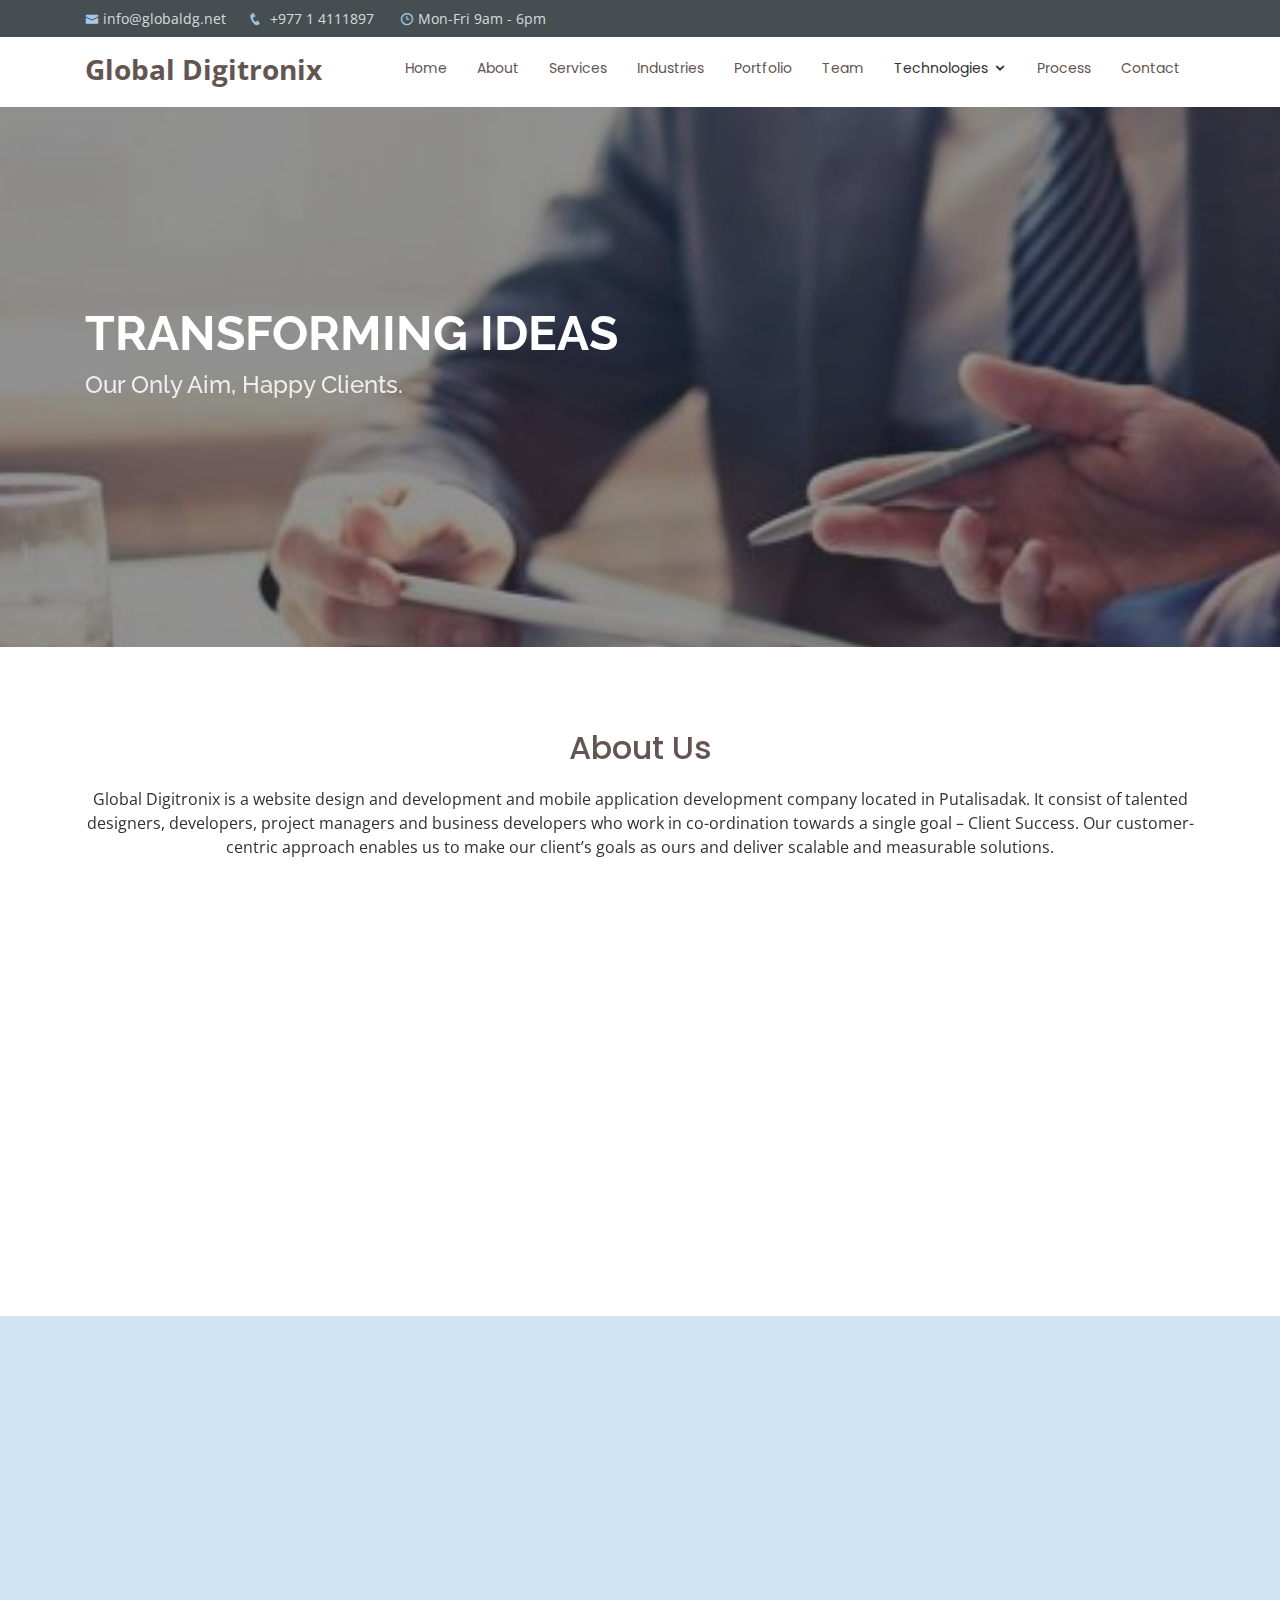
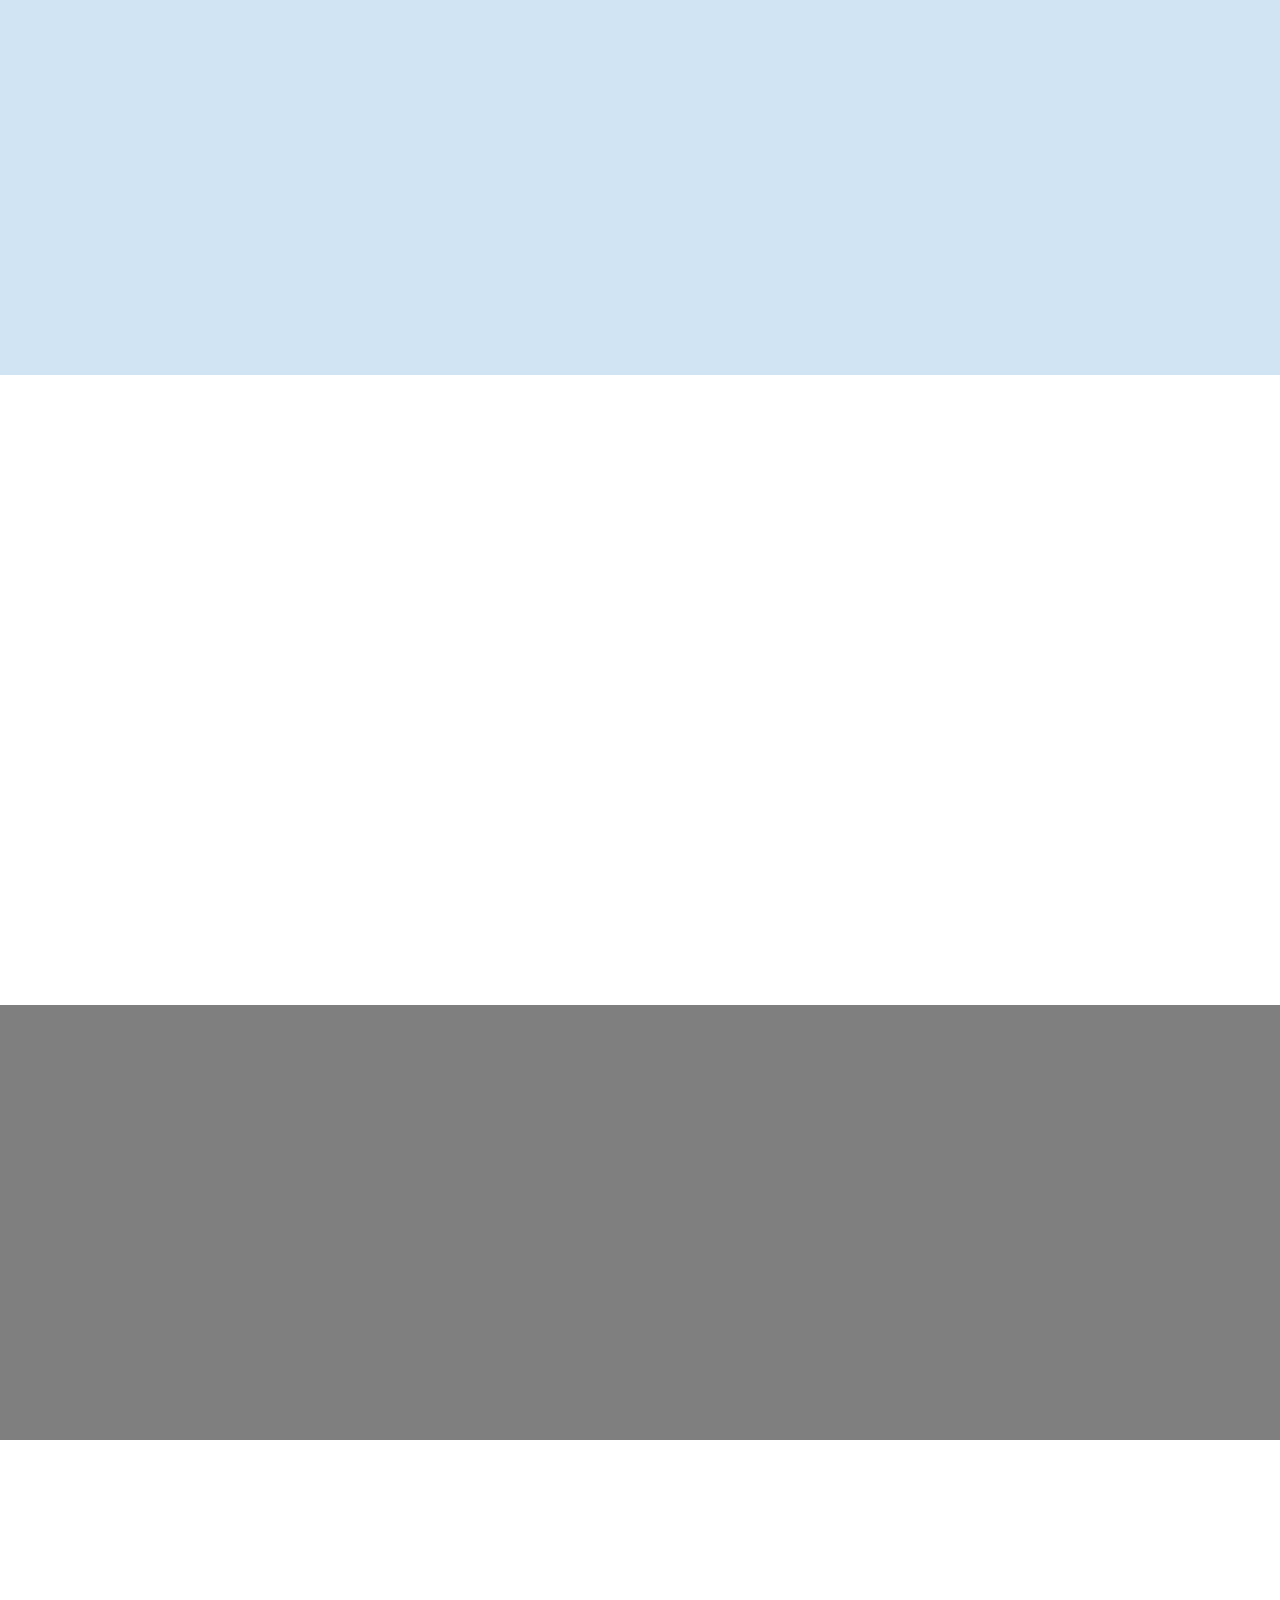
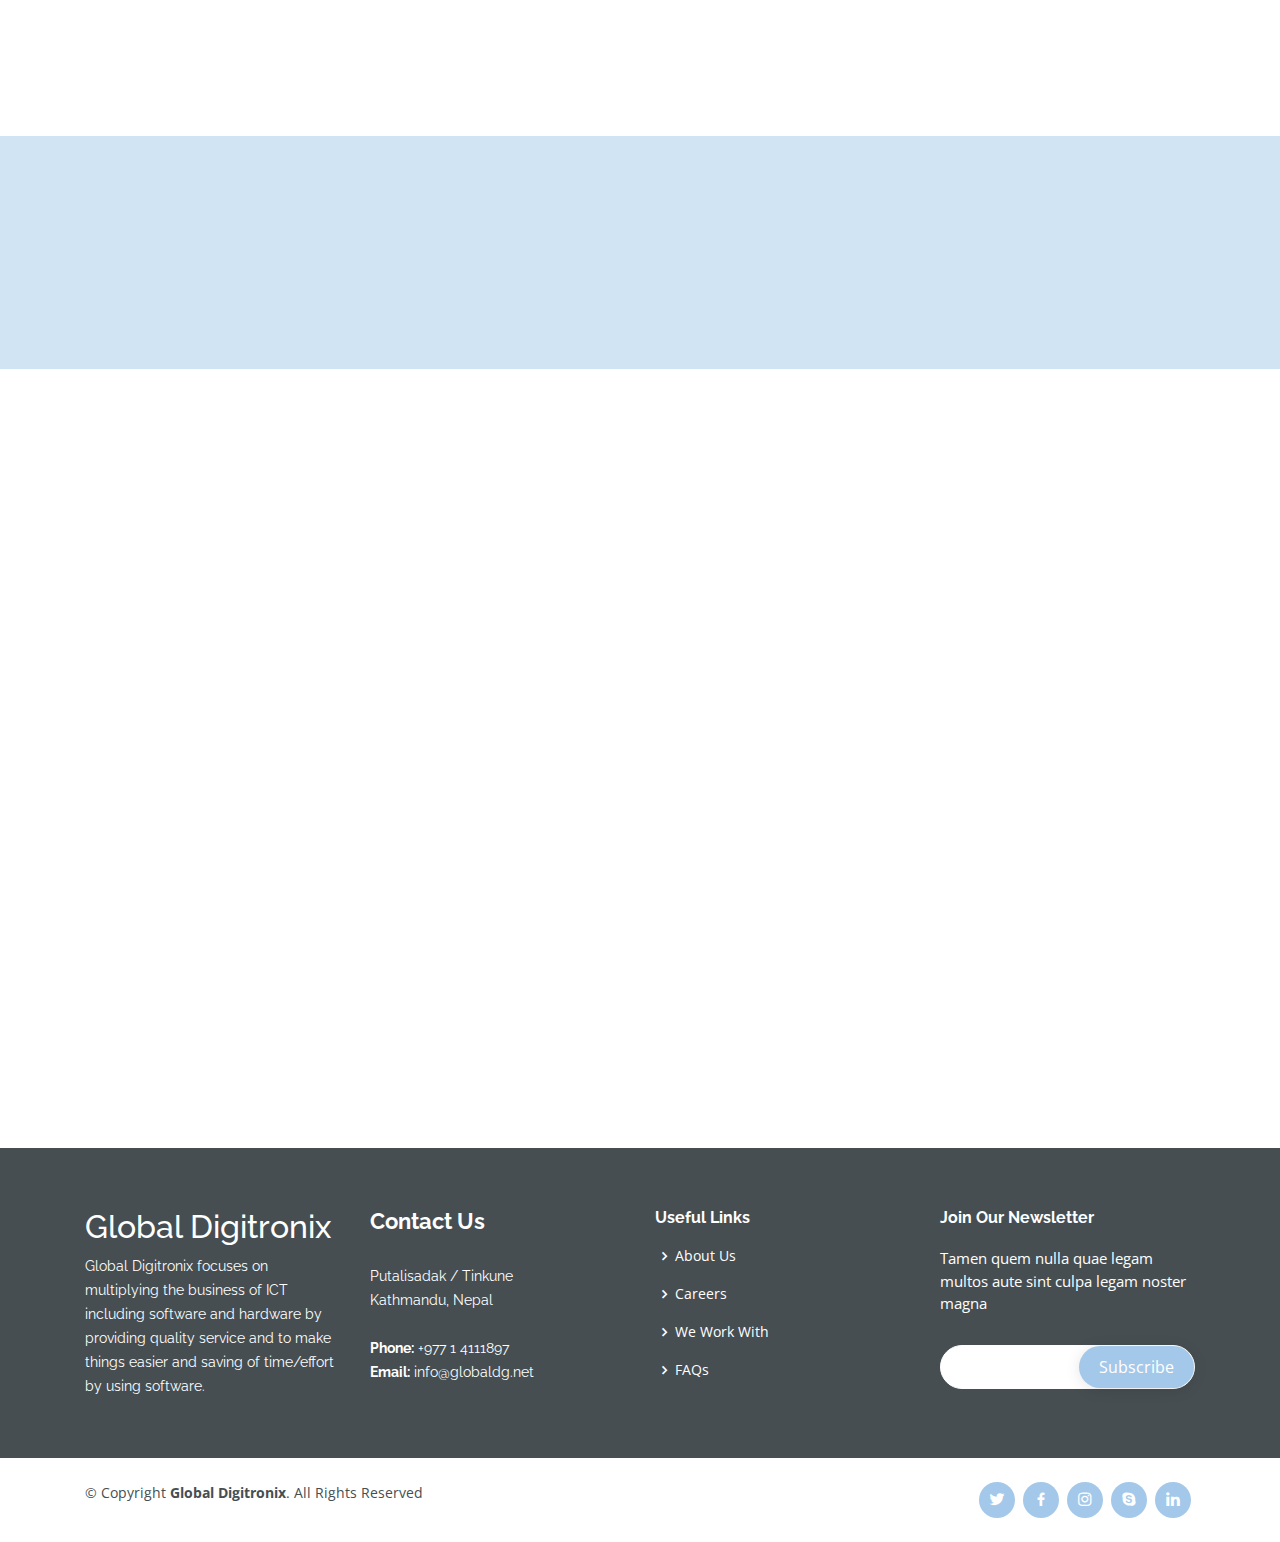
<file: about.html>
<!DOCTYPE html>
<html lang="en">

<head>
  <meta charset="utf-8" />
  <meta content="width=device-width, initial-scale=1.0" name="viewport" />

  <title>Global Digitronix</title>
  <meta content="" name="description" />
  <meta content="" name="keywords" />

  <!-- Favicons -->
  <link href="assets/img/favicon.png" rel="icon" />
  <link href="assets/img/apple-touch-icon.png" rel="apple-touch-icon" />

  <!-- Google Fonts -->
  <link
    href="https://fonts.googleapis.com/css?family=Open+Sans:300,300i,400,400i,600,600i,700,700i|Raleway:300,300i,400,400i,500,500i,600,600i,700,700i|Poppins:300,300i,400,400i,500,500i,600,600i,700,700i"
    rel="stylesheet" />

  <!-- Vendor CSS Files -->
  <link href="assets/vendor/bootstrap/css/bootstrap.min.css" rel="stylesheet" />
  <link href="assets/vendor/icofont/icofont.min.css" rel="stylesheet" />
  <link href="assets/vendor/boxicons/css/boxicons.min.css" rel="stylesheet" />
  <link href="assets/vendor/venobox/venobox.css" rel="stylesheet" />
  <link href="assets/vendor/owl.carousel/assets/owl.carousel.min.css" rel="stylesheet" />
  <link href="assets/vendor/aos/aos.css" rel="stylesheet" />

  <!-- Template Main CSS File -->
  <link href="assets/css/style.css" rel="stylesheet" />
</head>

<body>
  <!-- ======= Top Bar ======= -->
  <section id="topbar" class="d-none d-lg-block">
    <div class="container d-flex">
      <div class="contact-info mr-auto">
        <ul>
          <li>
            <i class="icofont-envelope"></i><a href="mailto:info@globaldg.net">info@globaldg.net</a>
          </li>
          <li><i class="icofont-phone"></i> +977 1 4111897</li>
          <li>
            <i class="icofont-clock-time icofont-flip-horizontal"></i> Mon-Fri
            9am - 6pm
          </li>
        </ul>
      </div>
    </div>
  </section>

  <!-- ======= Header ======= -->
  <header id="header">
    <div class="container d-flex">
      <div class="logo mr-auto">
        <h1 class="text-light">
          <a href="index.html"><span>Global Digitronix</span></a>
        </h1>
        <!-- Uncomment below if you prefer to use an image logo -->
        <!-- <a href="index.html"><img src="assets/img/logo.png" alt="" class="img-fluid"></a> -->
      </div>

      <nav class="nav-menu d-none d-lg-block">
        <ul>
          <li><a href="index.html">Home</a></li>
          <li><a href="index.html#about">About</a></li>
          <li><a href="index.html#services">Services</a></li>
          <li><a href="index.html#industries">Industries</a></li>
          <li><a href="index.html#portfolio">Portfolio</a></li>
          <li><a href="index.html#team">Team</a></li>
          <li class="drop-down">
            <a>Technologies</a>
            <ul>
              <li><a href="mobile.html">Mobile</a></li>
              <li><a href="backend.html">Backend</a></li>
              <li><a href="frontend.html">Frontend</a></li>
              <li><a href="database.html">Database</a></li>
            </ul>
          </li>
          <li><a href="index.html#devProcess">Process</a></li>
          <li><a href="index.html#contact">Contact</a></li>
        </ul>
      </nav>
      <!-- .nav-menu -->
    </div>
  </header>
  <!-- End Header -->

  <!-- ======= AboutUs Hero Section ======= -->
  <section id="hero_AboutUs" class="d-flex flex-column justify-content-center align-items-center">
    <div class="container" data-aos="fade-in">
      <h1>TRANSFORMING IDEAS</h1>
      <h2>Our Only Aim, Happy Clients.</h2>
    </div>
  </section>
  <!-- End AboutUs Hero -->
  <br />
  <br />
  <br />
  <main id="main">
    <!-- ======= About Us Section ======= -->
    <section id="about_Us" class="about_Us">
      <div class="container" data-aos="fade-up">
        <div class="section-title" data-aos="fade-up">
          <h2>About Us</h2>
          <p>
            Global Digitronix is a website design and development and mobile
            application development company located in Putalisadak. It consist
            of talented designers, developers, project managers and business
            developers who work in co-ordination towards a single goal –
            Client Success. Our customer-centric approach enables us to make
            our client’s goals as ours and deliver scalable and measurable
            solutions.
          </p>
        </div>
        <div class="row">
          <div class="col-12 col-md-6" data-aos="fade-up">
            <h2>Who We Are</h2>
            <p>
              Global Digitronix is not an entity, it’s a family that
              represents togetherness for over a decade of a successful
              journey. For us, the definition of success is to transcend
              innovative ideas of people to reality with the help of our tech
              expertise, this is what we, as a Team, want to be remembered
              for! The company offers customized solutions based on the
              expectations of the clients and the products will be delivered
              with high quality at cost effective rates and at specified
              times.
            </p>
            <!-- <br> -->
            <p>
              Global Digitronix is dedicated towards providing outstanding
              services and maintaining long-standing relationships. We
              understand vision of all the clients for their businesses, and
              then design and provide the smartest and best quality solutions
              for making that vision a reality.
            </p>
          </div>
          <div class="col-12 col-md-6" data-aos="fade-up">
            <h2>What We Do</h2>
            <p>
              Global Digitronix focuses on intelligent digital transformation.
              Wherever you are on your digital journey, we will meet you where
              you are and provide the business alignment, technical expertise,
              and partnership to take you where you need to go. From
              data-centric back-end innovations to user-centered front-end
              experiences, designs and implements solutions that help our
              clients transition, transform and transcend digital disruption.
            </p>
            <p>
              To us, intelligent digital transformation means transforming
              with purpose. It isn’t reactive, or linear. It is unique,
              experience-driven and dynamic. We help our clients find and
              implement their digital purpose by converging data, technology
              and humans to drive business outcomes and become the digital
              leaders of tomorrow.
            </p>
          </div>
        </div>
      </div>
    </section>
    <!-- End About Us Section -->

    <!-- ======= Why Us Section ======= -->
    <section id="whyUs" class="whyUs section-bg">
      <div class="container">
        <div class="section-title" data-aos="fade-up">
          <h2>Why Global Digitronix</h2>
        </div>
        <div class="row no-gutters" data-aos="fade-up">
          <div class="col-12 col-md-6 whyUs-col-left">
            <div class="d-flex">
              <h3>Values</h3>
              <hr class="custom-hr" />
            </div>
            <p class="pr-3">
              We at Global Digitronix are devoted towards complete customer
              satisfaction and are obsessive about our services. We do
              business with a higher degree of honesty and integrity. We
              respect our customers and always endeavor to surpass their
              expectations.
            </p>
            <div class="d-flex">
              <h3>Technologies</h3>
              <hr class="custom-hr" />
            </div>
            <p class="pr-3">
              Global Digitronix is a technology-driven company where, all the
              Information Technology questions get their answers! We believe
              in understanding technology-driven business initiatives with
              different skills and competencies combined together to offer
              excellent technology-driven solutions. All our staff including
              software professionals to domain experts and project managers to
              testers, brings an existing background for project engagement
              and an assurance of excellence.
            </p>
          </div>
          <div class="col-12 col-md-6 whyUs-col-right">
            <div class="d-flex">
              <hr class="custom-hr" />
              <h3>People</h3>
            </div>
            <p class="pl-3">
              We give importance to the values and long-standing association.
              Each employee is a priceless asset for us. We love to generate
              positive attitude and strong work ethics among them. People in
              Global Digitronix are smart, innovative, dedicated, hardworking
              and from different backgrounds. Their vast experience and
              talents improve the environmental quality and make us enjoyable
              place to work in.
            </p>

            <div class="d-flex">
              <hr class="custom-hr" />
              <h3>Commitment</h3>
            </div>
            <p class="pl-3">
              At Global Digitronix we understand that drawing and keeping the
              customers is the center point of any business’ survival. That’s
              why our outstanding customer support has been our area of
              expertise that brings great benefits. Our distinct execution
              process gives us the push required for development and growth.
              To make sure high performance and reliability, we live by our
              commitment to set core values like Modernization, Quality and
              long-term relationships with the clients, employees and the
              public at large.
            </p>
          </div>
        </div>
      </div>
    </section>
    <!-- End Why Us Section -->

    <!-- ======= Our Beliefs Section ======= -->
    <section id="beliefs" class="beliefs">
      <div class="container">
        <div class="section-title">
          <h2 data-aos="fade-up">Our Beliefs</h2>
        </div>
        <div class="row">
          <div class="beliefs-block col-12 col-md-4" data-aos="fade-up">
            <img src="assets/img/aboutUs/customer-review.svg" class="img-fluid beliefs-block-img" alt="" />
            <h3>Client-centric Approach</h3>
            <p>
              For any business, customers are always at the center. Being a
              leading web and mobile system development company, our
              definition goes beyond our direct customers. We always start
              from where you are with your ideas and we think from YOUR end
              customers' perspectives, their pain areas and devise a solution
              that solves core problems to benefit your business.
            </p>
          </div>

          <div class="beliefs-block col-12 col-md-4" data-aos="fade-up">
            <img src="assets/img/aboutUs/collaborate.svg" class="img-fluid beliefs-block-img" alt="" />
            <h3>Effective Collaboration</h3>
            <p>
              Communication is the Key. We tend to over-communicate at times.
              Although sounds overwhelming, but eventually it works wonders
              for our client business. When our development team collaborates
              with our clients sitting a thousand miles away, it's apparent
              that we stay in touch with platforms and mediums that allow
              effectiveness, transparency, and accuracy.
            </p>
          </div>

          <div class="beliefs-block col-12 col-md-4" data-aos="fade-up">
            <img src="assets/img/aboutUs/shuttle.svg" class="img-fluid beliefs-block-img" alt="" />
            <h3>Quality Delivered in Time</h3>
            <p>
              With over a decade of experience in the IT software development
              industry, we have a great set of internal frameworks with
              best-in-class infrastructure that enables us to deliver
              solutions with superior quality, at all times. All these years,
              we have learned how to prevent failures and replicate success.
              We don't just brag about quality. We define and deliver it in
              time.
            </p>
          </div>
        </div>
      </div>
    </section>
    <!-- End Our Beliefs Section -->

    <!-- ======= Testimonials Section ======= -->
    <section id="testimonials" class="testimonials">
      <div class="container" data-aos="fade-up">
        <div class="owl-carousel testimonials-carousel">
          <div class="testimonial-item">
            <img src="assets/img/testimonials/testimonials-1.jpg" class="testimonial-img" alt="" />
            <h3>Saul Goodman</h3>
            <h4>Ceo &amp; Founder</h4>
            <p>
              <i class="bx bxs-quote-alt-left quote-icon-left"></i>
              Proin iaculis purus consequat sem cure digni ssim donec
              porttitora entum suscipit rhoncus. Accusantium quam, ultricies
              eget id, aliquam eget nibh et. Maecen aliquam, risus at semper.
              <i class="bx bxs-quote-alt-right quote-icon-right"></i>
            </p>
          </div>

          <div class="testimonial-item">
            <img src="assets/img/testimonials/testimonials-2.jpg" class="testimonial-img" alt="" />
            <h3>Sara Wilsson</h3>
            <h4>Designer</h4>
            <p>
              <i class="bx bxs-quote-alt-left quote-icon-left"></i>
              Export tempor illum tamen malis malis eram quae irure esse
              labore quem cillum quid cillum eram malis quorum velit fore eram
              velit sunt aliqua noster fugiat irure amet legam anim culpa.
              <i class="bx bxs-quote-alt-right quote-icon-right"></i>
            </p>
          </div>

          <div class="testimonial-item">
            <img src="assets/img/testimonials/testimonials-3.jpg" class="testimonial-img" alt="" />
            <h3>Jena Karlis</h3>
            <h4>Store Owner</h4>
            <p>
              <i class="bx bxs-quote-alt-left quote-icon-left"></i>
              Enim nisi quem export duis labore cillum quae magna enim sint
              quorum nulla quem veniam duis minim tempor labore quem eram duis
              noster aute amet eram fore quis sint minim.
              <i class="bx bxs-quote-alt-right quote-icon-right"></i>
            </p>
          </div>

          <div class="testimonial-item">
            <img src="assets/img/testimonials/testimonials-4.jpg" class="testimonial-img" alt="" />
            <h3>Matt Brandon</h3>
            <h4>Freelancer</h4>
            <p>
              <i class="bx bxs-quote-alt-left quote-icon-left"></i>
              Fugiat enim eram quae cillum dolore dolor amet nulla culpa
              multos export minim fugiat minim velit minim dolor enim duis
              veniam ipsum anim magna sunt elit fore quem dolore labore illum
              veniam.
              <i class="bx bxs-quote-alt-right quote-icon-right"></i>
            </p>
          </div>

          <div class="testimonial-item">
            <img src="assets/img/testimonials/testimonials-5.jpg" class="testimonial-img" alt="" />
            <h3>John Larson</h3>
            <h4>Entrepreneur</h4>
            <p>
              <i class="bx bxs-quote-alt-left quote-icon-left"></i>
              Quis quorum aliqua sint quem legam fore sunt eram irure aliqua
              veniam tempor noster veniam enim culpa labore duis sunt culpa
              nulla illum cillum fugiat legam esse veniam culpa fore nisi
              cillum quid.
              <i class="bx bxs-quote-alt-right quote-icon-right"></i>
            </p>
          </div>
        </div>
      </div>
    </section>
    <!-- End Testimonials Section -->

    <!-- ======= Our Stats Section ======= -->
    <section id="stats" class="stats">
      <div class="container">
        <div class="row" data-aos="fade-up">
          <div class="col-12 col-md-4">
            <div class="stats-block">
              <img src="assets/img/aboutUs/schedule.svg" class="img-fluid stats-img" alt="" />
              <span>15+</span>
              <p>Years in business</p>
            </div>
          </div>
          <div class="col-12 col-md-4">
            <div class="stats-block">
              <img src="assets/img/aboutUs/clients.svg" class="img-fluid stats-img" alt="" />
              <span>100+</span>
              <p>Happy Clients</p>
            </div>
          </div>
          <div class="col-12 col-md-4">
            <div class="stats-block">
              <img src="assets/img/aboutUs/projects.svg" class="img-fluid stats-img" alt="" />
              <span>50+</span>
              <p>Projects</p>
            </div>
          </div>
        </div>
      </div>
    </section>
    <!-- End our stats Section -->

    <!-- ======= Join Us Section ======= -->
    <section id="join_us" class="join_us section-bg">
      <div class="container">
        <div class="section-title" data-aos="fade-up">
          <h2>Wanna Become a part of Us</h2>
          <a href="#" class="more-btn join-us-btn">Join Us <i class="bx bx-chevron-right"></i></a>
        </div>
      </div>
    </section>
    <!-- End Join Us Section -->

    <!-- ======= Contact Section ======= -->
    <section id="contact" class="contact">
      <div class="container">
        <div class="section-title">
          <h2 data-aos="fade-up">Let's Talk</h2>
          <p data-aos="fade-up">
            Tell us about your project. We know how to incorporate the tech
            solutions that best suit your case. Just drop us a line to get
            yours!
          </p>
        </div>

        <div class="row justify-content-center">
          <div class="col-xl-3 col-lg-4 mt-4" data-aos="fade-up">
            <div class="info-box">
              <i class="bx bx-map"></i>
              <h3>Our Address</h3>
              <p>Putalisadak, Kathmandu, Nepal</p>
            </div>
          </div>

          <div class="col-xl-3 col-lg-4 mt-4" data-aos="fade-up" data-aos-delay="100">
            <div class="info-box">
              <i class="bx bx-envelope"></i>
              <h3>Email Us</h3>
              <p>info@globaldg.net<br />contact@globaldg.com</p>
            </div>
          </div>
          <div class="col-xl-3 col-lg-4 mt-4" data-aos="fade-up" data-aos-delay="200">
            <div class="info-box">
              <i class="bx bx-phone-call"></i>
              <h3>Call Us</h3>
              <p>+977 1 4111897<br />+977 1 4111898</p>
            </div>
          </div>
        </div>

        <div class="row justify-content-center" data-aos="fade-up" data-aos-delay="300">
          <div class="col-xl-9 col-lg-12 mt-4">
            <form action="forms/contact.php" method="post" role="form" class="php-email-form">
              <div class="form-row">
                <div class="col-md-6 form-group">
                  <input type="text" name="name" class="form-control" id="name" placeholder="Your Name"
                    data-rule="minlen:4" data-msg="Please enter at least 4 chars" />
                  <div class="validate"></div>
                </div>
                <div class="col-md-6 form-group">
                  <input type="email" class="form-control" name="email" id="email" placeholder="Your Email"
                    data-rule="email" data-msg="Please enter a valid email" />
                  <div class="validate"></div>
                </div>
              </div>
              <div class="form-group">
                <input type="text" class="form-control" name="subject" id="subject" placeholder="Subject"
                  data-rule="minlen:4" data-msg="Please enter at least 8 chars of subject" />
                <div class="validate"></div>
              </div>
              <div class="form-group">
                <textarea class="form-control" name="message" rows="5" data-rule="required"
                  data-msg="Please write something for us" placeholder="Message"></textarea>
                <div class="validate"></div>
              </div>
              <div class="mb-3">
                <div class="loading">Loading</div>
                <div class="error-message"></div>
                <div class="sent-message">
                  Your message has been sent. Thank you!
                </div>
              </div>
              <div class="text-center">
                <button type="submit">Send Message</button>
              </div>
            </form>
          </div>
        </div>
      </div>
    </section>
    <!-- End Contact Section -->
  </main>
  <!-- End #main -->

  <!-- ======= Footer ======= -->
  <footer id="footer">
    <div class="footer-top">
      <div class="container">
        <div class="row">
          <div class="col-lg-3 col-md-6 footer-contact">
            <h2>Global Digitronix</h2>
            <p>
              Global Digitronix focuses on multiplying the business of ICT including software and hardware by providing
              quality service and to make things easier and saving of time/effort by using software.
            </p>
          </div>

          <div class="col-lg-3 col-md-6 footer-contact">
            <h4>Contact Us</h4>
            <p>
              Putalisadak / Tinkune<br />
              Kathmandu, Nepal<br /><br />
              <!-- United States <br><br> -->
              <strong>Phone:</strong> +977 1 4111897<br />
              <strong>Email:</strong> info@globaldg.net<br />
            </p>
          </div>

          <div class="col-lg-3 col-md-6 footer-links">
            <h4>Useful Links</h4>
            <ul>
              <li>
                <i class="bx bx-chevron-right"></i> <a href="about.html">About Us</a>
              </li>
              <li>
                <i class="bx bx-chevron-right"></i> <a href="#">Careers</a>
              </li>
              <li>
                <i class="bx bx-chevron-right"></i>
                <a href="we-work-with.html">We Work With</a>
              </li>
              <li>
                <i class="bx bx-chevron-right"></i> <a href="faq.html">FAQs</a>
              </li>
              <!-- <li><i class="bx bx-chevron-right"></i> <a href="#">Policies</a></li> -->
            </ul>
          </div>

          <div class="col-lg-3 col-md-6 footer-newsletter">
            <h4>Join Our Newsletter</h4>
            <p>
              Tamen quem nulla quae legam multos aute sint culpa legam noster
              magna
            </p>
            <form action="" method="post">
              <input type="email" name="email" /><input type="submit" value="Subscribe" />
            </form>
          </div>
        </div>
      </div>
    </div>

    <div class="container d-lg-flex py-4">
      <div class="mr-lg-auto text-center text-lg-left">
        <div class="copyright">
          &copy; Copyright <strong><span>Global Digitronix</span></strong>. All Rights Reserved
        </div>
        <div class="credits">
          <!-- All the links in the footer should remain intact. -->
          <!-- You can delete the links only if you purchased the pro version. -->
          <!-- Licensing information: https://bootstrapmade.com/license/ -->
          <!-- Purchase the pro version with working PHP/AJAX contact form: https://bootstrapmade.com/flexor-free-multipurpose-bootstrap-template/ -->
          <!-- Designed by <a href="https://bootstrapmade.com/">globaldigitronix team</a> -->
        </div>
      </div>
      <div class="social-links text-center text-lg-right pt-3 pt-lg-0">
        <a href="#" class="twitter"><i class="bx bxl-twitter"></i></a>
        <a href="#" class="facebook"><i class="bx bxl-facebook"></i></a>
        <a href="#" class="instagram"><i class="bx bxl-instagram"></i></a>
        <a href="#" class="google-plus"><i class="bx bxl-skype"></i></a>
        <a href="#" class="linkedin"><i class="bx bxl-linkedin"></i></a>
      </div>
    </div>
  </footer>
  <!-- End Footer -->

  <a href="#" class="back-to-top"><i class="icofont-simple-up"></i></a>

  <!-- Vendor JS Files -->
  <script src="assets/vendor/jquery/jquery.min.js"></script>
  <script src="assets/vendor/bootstrap/js/bootstrap.bundle.min.js"></script>
  <script src="assets/vendor/jquery.easing/jquery.easing.min.js"></script>
  <script src="assets/vendor/php-email-form/validate.js"></script>
  <script src="assets/vendor/jquery-sticky/jquery.sticky.js"></script>
  <script src="assets/vendor/venobox/venobox.min.js"></script>
  <script src="assets/vendor/owl.carousel/owl.carousel.min.js"></script>
  <script src="assets/vendor/isotope-layout/isotope.pkgd.min.js"></script>
  <script src="assets/vendor/aos/aos.js"></script>

  <!-- Template Main JS File -->
  <script src="assets/js/main.js"></script>
</body>

</html>
</file>
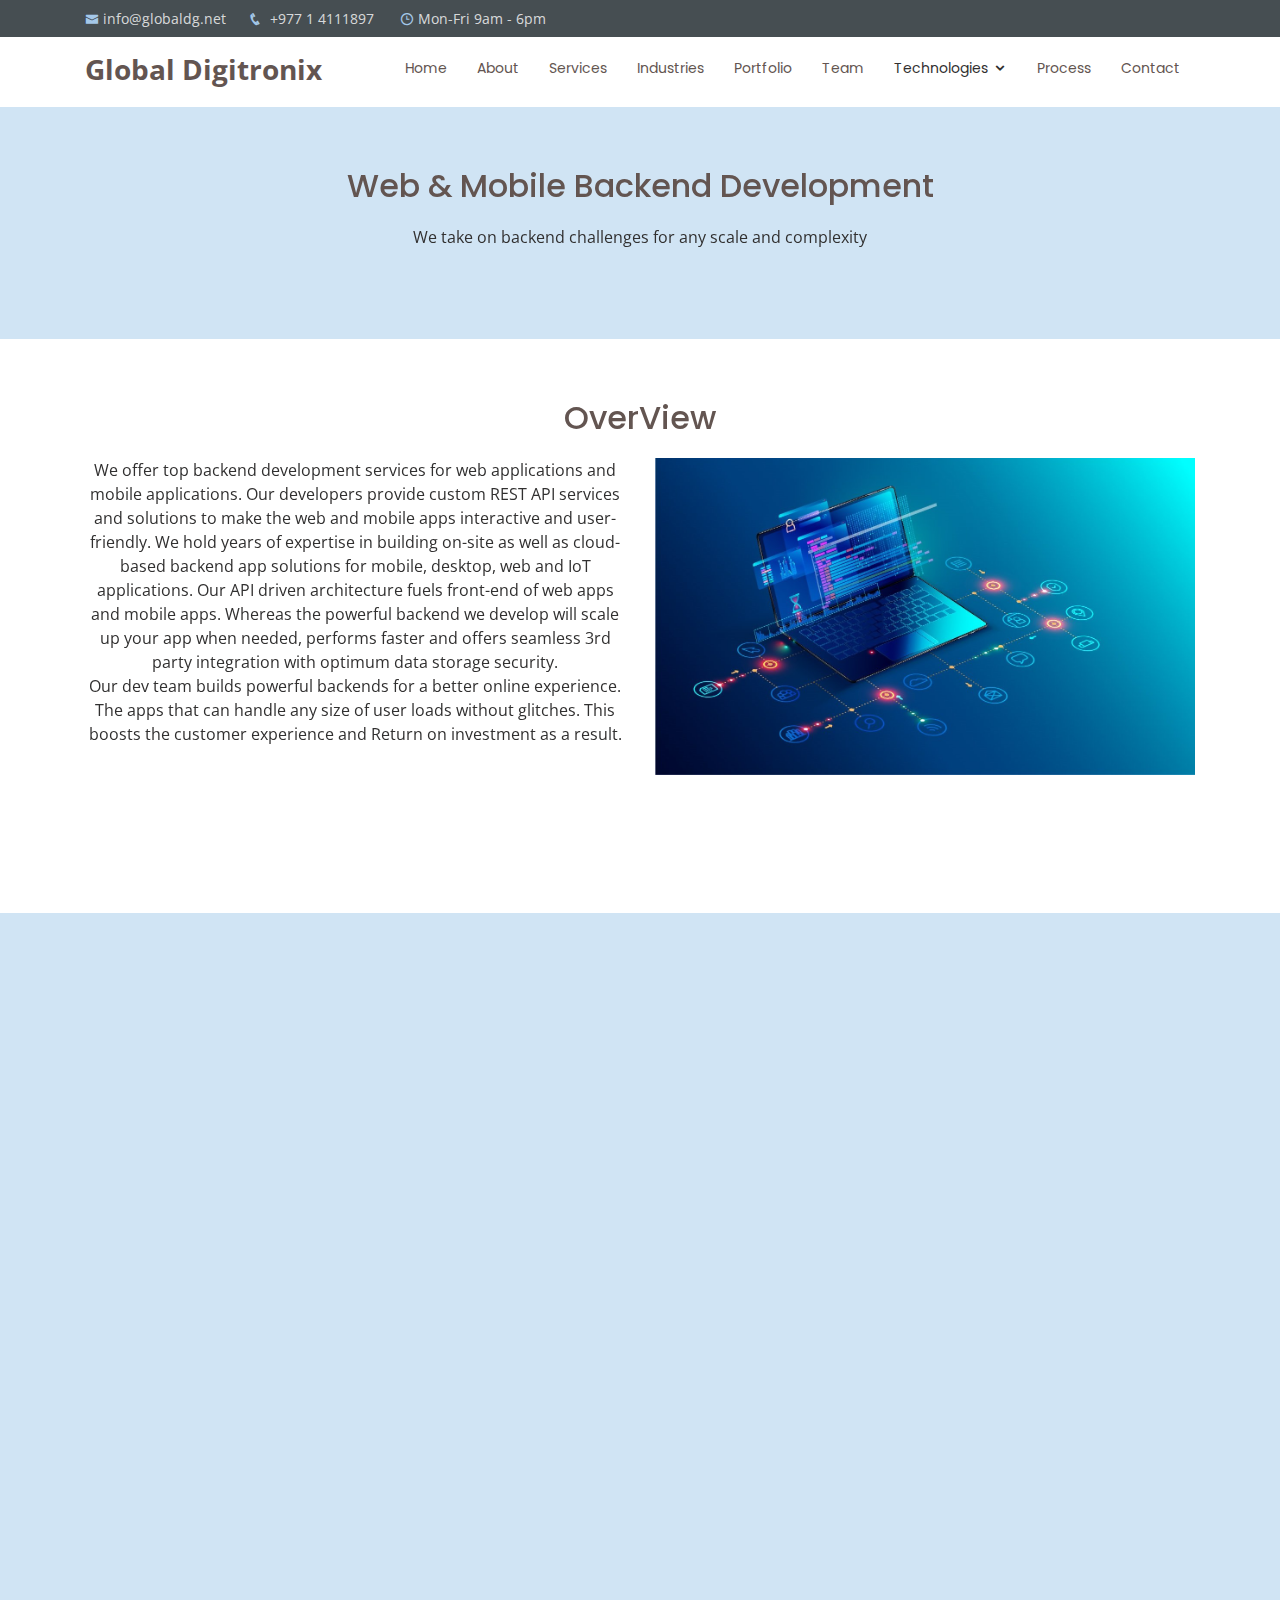
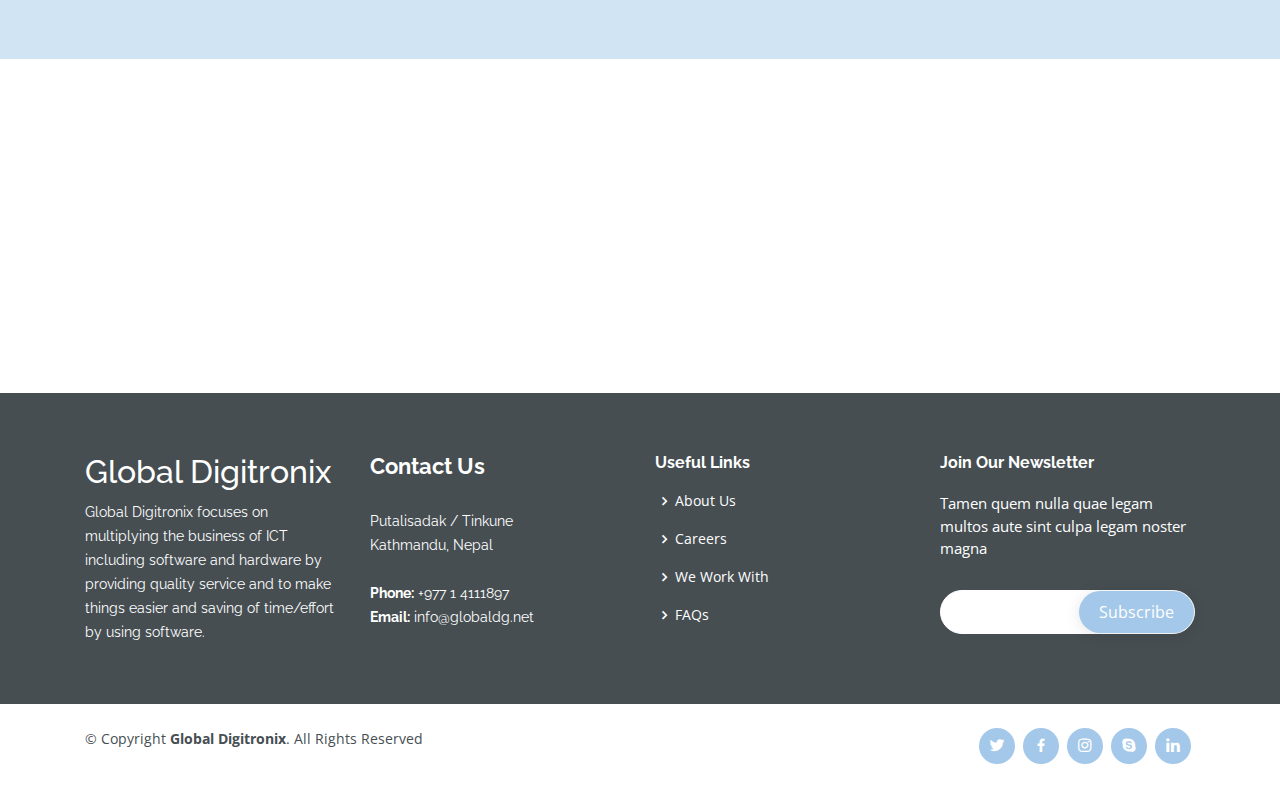
<file: backend.html>
<!DOCTYPE html>
<html lang="en">

<head>
    <meta charset="utf-8" />
    <meta content="width=device-width, initial-scale=1.0" name="viewport" />

    <title>Global Digitronix</title>
    <meta content="" name="description" />
    <meta content="" name="keywords" />

    <!-- Favicons -->
    <link href="assets/img/favicon.png" rel="icon" />
    <link href="assets/img/apple-touch-icon.png" rel="apple-touch-icon" />

    <!-- Google Fonts -->
    <link
        href="https://fonts.googleapis.com/css?family=Open+Sans:300,300i,400,400i,600,600i,700,700i|Raleway:300,300i,400,400i,500,500i,600,600i,700,700i|Poppins:300,300i,400,400i,500,500i,600,600i,700,700i"
        rel="stylesheet" />

    <!-- Vendor CSS Files -->
    <link href="assets/vendor/bootstrap/css/bootstrap.min.css" rel="stylesheet" />
    <link href="assets/vendor/icofont/icofont.min.css" rel="stylesheet" />
    <link href="assets/vendor/boxicons/css/boxicons.min.css" rel="stylesheet" />
    <link href="assets/vendor/venobox/venobox.css" rel="stylesheet" />
    <link href="assets/vendor/owl.carousel/assets/owl.carousel.min.css" rel="stylesheet" />
    <link href="assets/vendor/aos/aos.css" rel="stylesheet" />

    <!-- Template Main CSS File -->
    <link href="assets/css/style.css" rel="stylesheet" />
</head>

<body>
    <!-- ======= Top Bar ======= -->
    <section id="topbar" class="d-none d-lg-block">
        <div class="container d-flex">
            <div class="contact-info mr-auto">
                <ul>
                    <li>
                        <i class="icofont-envelope"></i><a href="mailto:info@globaldg.net">info@globaldg.net</a>
                    </li>
                    <li><i class="icofont-phone"></i> +977 1 4111897</li>
                    <li>
                        <i class="icofont-clock-time icofont-flip-horizontal"></i> Mon-Fri
                        9am - 6pm
                    </li>
                </ul>
            </div>
        </div>
    </section>

    <!-- ======= Header ======= -->
    <header id="header">
        <div class="container d-flex">
            <div class="logo mr-auto">
                <h1 class="text-light">
                    <a href="index.html"><span>Global Digitronix</span></a>
                </h1>
                <!-- Uncomment below if you prefer to use an image logo -->
                <!-- <a href="index.html"><img src="assets/img/logo.png" alt="" class="img-fluid"></a> -->
            </div>

            <nav class="nav-menu d-none d-lg-block">
                <ul>
                    <li><a href="index.html">Home</a></li>
                    <li><a href="index.html#about">About</a></li>
                    <li><a href="index.html#services">Services</a></li>
                    <li><a href="index.html#industries">Industries</a></li>
                    <li><a href="index.html#portfolio">Portfolio</a></li>
                    <li><a href="index.html#team">Team</a></li>
                    <li class="drop-down">
                        <a>Technologies</a>
                        <ul>
                            <li><a href="mobile.html">Mobile</a></li>
                            <li><a href="backend.html">Backend</a></li>
                            <li><a href="frontend.html">Frontend</a></li>
                            <li><a href="database.html">Database</a></li>
                        </ul>
                    </li>
                    <li><a href="index.html#devProcess">Process</a></li>
                    <li><a href="index.html#contact">Contact</a></li>
                </ul>
            </nav>
            <!-- .nav-menu -->
        </div>
    </header>
    <!-- End Header -->

    <main id="main">
        <!-- ======= We Build Section ======= -->
        <section id="build" class="build section-bg">
            <div class="container">
                <div class="section-title" data-aos="fade-up">
                    <h2>Web & Mobile Backend Development</h2>
                    <p>We take on backend challenges for any scale and complexity</p>
                </div>
            </div>
        </section>
        <!-- End We Build Section -->

        <!-- ======= Overview Section ======= -->
        <section id="overview" class="overview">
            <div class="container">
                <div class="section-title">
                    <h2 data-aos="fade-up">OverView</h2>
                    <div class="row">
                        <div class="col-md-6" data-aos="fade-right">
                            <p>
                                We offer top backend development services for web applications and
                                mobile applications. Our developers provide custom REST API
                                services and solutions to make the web and mobile apps interactive
                                and user-friendly. We hold years of expertise in building on-site
                                as well as cloud-based backend app solutions for mobile, desktop,
                                web and IoT applications. Our API driven architecture fuels
                                front-end of web apps and mobile apps. Whereas the powerful
                                backend we develop will scale up your app when needed, performs
                                faster and offers seamless 3rd party integration with optimum data
                                storage security.
                            </p>
                            <p>
                                Our dev team builds powerful backends for a better online
                                experience. The apps that can handle any size of user loads
                                without glitches. This boosts the customer experience and Return
                                on investment as a result.
                            </p>
                        </div>
                        <div class="col-md-6" data-aos="fade-left">
                            <img src="assets/img/tech/backend/overview.jpg" alt="" class="w-100 mb-5" />
                        </div>
                    </div>
                </div>
            </div>
        </section>
        <!-- End OverView Section -->

        <!-- ======= Backend Tech Section ======= -->
        <section id="backend_tech" class="backend_tech section-bg">
            <div class="container">
                <div class="section-title">
                    <h2 data-aos="fade-up" class="mb-5">
                        Backend Technologies we work with
                    </h2>
                    <div class="row">
                        <div class="col-12 col-md-4 mb-5" data-aos="fade-up">
                            <div>
                                <img src="assets/img/tech/backend/node-js.svg" alt="" />
                                <h3><strong>NodeJS Development</strong></h3>
                                <p>
                                    Consistency in delivering innovative, robust, secure and
                                    scalable web and mobile app solutions that are real-time and
                                    requires heavy data using node.js development services.
                                </p>
                            </div>
                        </div>
                        <div class="col-12 col-md-4 mb-5" data-aos="fade-up">
                            <div>
                                <img src="assets/img/tech/backend/php.svg" alt="" />
                                <h3><strong>PHP Development</strong></h3>
                                <p>
                                    We provide wide-ranging Web & Application Development
                                    Services utilizing the features of this structured open
                                    source scripting language for your business site.
                                </p>
                            </div>
                        </div>
                        <div class="col-12 col-md-4 mb-5" data-aos="fade-up">
                            <div>
                                <img src="assets/img/tech/backend/dot-net.svg" alt="" />
                                <h3><strong>.NET Development</strong></h3>
                                <p>
                                    We provide scalable, secured and best performing custom web
                                    and eCommerce solutions leveraging power-packed features and
                                    functionalities of ASP.NET technology.
                                </p>
                            </div>
                        </div>
                        <div class="col-12 col-md-4 mb-5" data-aos="fade-up">
                            <div>
                                <img src="assets/img/tech/backend/java.svg" alt="" />
                                <h3><strong>Java Development</strong></h3>
                                <p>
                                    We provide wide-ranging Java Web & Application Development
                                    Services. We have hands-on experience with Java based
                                    frameworks like Spring, Hibernate, JSF, GWT, etc.
                                </p>
                            </div>
                        </div>
                        <div class="col-12 col-md-4 mb-5" data-aos="fade-up">
                            <div>
                                <img src="assets/img/tech/backend/python.svg" alt="" />
                                <h3><strong>Python Development</strong></h3>
                                <p>
                                    We are well versed in all the front-end and back-end
                                    technologies, Python development frameworks, Machine
                                    Learning (ML) algorithms to develop and integrate robust
                                    automation solutions.
                                </p>
                            </div>
                        </div>
                        <div class="col-12 col-md-4 mb-5" data-aos="fade-up">
                            <div>
                                <img src="assets/img/tech/backend/rails.svg" alt="" />
                                <h3><strong>Ruby on Rails Development</strong></h3>
                                <p>
                                    We use Ruby on Rails (RoR) web development for using an
                                    open-source Rails framework to develop dynamic websites &
                                    applications for multi-tasking and scalable apps.
                                </p>
                            </div>
                        </div>
                    </div>
                </div>
            </div>
        </section>
        <!-- End Backend Tech Section -->

        <!-- ======= Dg Help Section ======= -->
        <section id="dg_help" class="dg_help">
            <div class="container">
                <div class="section-title">
                    <h2 data-aos="fade-up mb-5">What we want you to understand</h2>
                    <p data-aos="fade-up">
                        Looks of an app are important, but all that matters is the brain
                        (the backend) that holds the functionality of an app to make it a
                        successful one. Without a strong backbone, your software product
                        cannot work ideally. Users may not see your backend code, but they
                        can feel the power through app functionality.
                    </p>
                    <img src="assets/img/tech/backend/node-js.svg" alt="" data-aos="fade-up" />
                    <img src="assets/img/tech/backend/php.svg" alt="" data-aos="fade-up" />
                    <img src="assets/img/tech/backend/dot-net.svg" alt="" data-aos="fade-up" />
                    <img src="assets/img/tech/backend/java.svg" alt="" data-aos="fade-up" />
                    <img src="assets/img/tech/backend/python.svg" alt="" data-aos="fade-up" />
                    <img src="assets/img/tech/backend/rails.svg" alt="" data-aos="fade-up" />
                </div>
            </div>
        </section>
        <!-- End Dg Help Section -->
    </main>
    <!-- End #main -->

    <!-- ======= Footer ======= -->
    <footer id="footer">
        <div class="footer-top">
            <div class="container">
                <div class="row">
                    <div class="col-lg-3 col-md-6 footer-contact">
                        <h2>Global Digitronix</h2>
                        <p>
                            Global Digitronix focuses on multiplying the business of ICT including software and hardware
                            by providing
                            quality service and to make things easier and saving of time/effort by using software.
                        </p>
                    </div>

                    <div class="col-lg-3 col-md-6 footer-contact">
                        <h4>Contact Us</h4>
                        <p>
                            Putalisadak / Tinkune<br />
                            Kathmandu, Nepal<br /><br />
                            <!-- United States <br><br> -->
                            <strong>Phone:</strong> +977 1 4111897<br />
                            <strong>Email:</strong> info@globaldg.net<br />
                        </p>
                    </div>

                    <div class="col-lg-3 col-md-6 footer-links">
                        <h4>Useful Links</h4>
                        <ul>
                            <li>
                                <i class="bx bx-chevron-right"></i> <a href="about.html">About Us</a>
                            </li>
                            <li>
                                <i class="bx bx-chevron-right"></i> <a href="#">Careers</a>
                            </li>
                            <li>
                                <i class="bx bx-chevron-right"></i>
                                <a href="we-work-with.html">We Work With</a>
                            </li>
                            <li>
                                <i class="bx bx-chevron-right"></i> <a href="faq.html">FAQs</a>
                            </li>
                            <!-- <li><i class="bx bx-chevron-right"></i> <a href="#">Policies</a></li> -->
                        </ul>
                    </div>

                    <div class="col-lg-3 col-md-6 footer-newsletter">
                        <h4>Join Our Newsletter</h4>
                        <p>
                            Tamen quem nulla quae legam multos aute sint culpa legam noster
                            magna
                        </p>
                        <form action="" method="post">
                            <input type="email" name="email" /><input type="submit" value="Subscribe" />
                        </form>
                    </div>
                </div>
            </div>
        </div>

        <div class="container d-lg-flex py-4">
            <div class="mr-lg-auto text-center text-lg-left">
                <div class="copyright">
                    &copy; Copyright <strong><span>Global Digitronix</span></strong>. All Rights Reserved
                </div>
                <div class="credits">
                    <!-- All the links in the footer should remain intact. -->
                    <!-- You can delete the links only if you purchased the pro version. -->
                    <!-- Licensing information: https://bootstrapmade.com/license/ -->
                    <!-- Purchase the pro version with working PHP/AJAX contact form: https://bootstrapmade.com/flexor-free-multipurpose-bootstrap-template/ -->
                    <!-- Designed by <a href="https://bootstrapmade.com/">globaldigitronix team</a> -->
                </div>
            </div>
            <div class="social-links text-center text-lg-right pt-3 pt-lg-0">
                <a href="#" class="twitter"><i class="bx bxl-twitter"></i></a>
                <a href="#" class="facebook"><i class="bx bxl-facebook"></i></a>
                <a href="#" class="instagram"><i class="bx bxl-instagram"></i></a>
                <a href="#" class="google-plus"><i class="bx bxl-skype"></i></a>
                <a href="#" class="linkedin"><i class="bx bxl-linkedin"></i></a>
            </div>
        </div>
    </footer>
    <!-- End Footer -->

    <a href="#" class="back-to-top"><i class="icofont-simple-up"></i></a>

    <!-- Vendor JS Files -->
    <script src="assets/vendor/jquery/jquery.min.js"></script>
    <script src="assets/vendor/bootstrap/js/bootstrap.bundle.min.js"></script>
    <script src="assets/vendor/jquery.easing/jquery.easing.min.js"></script>
    <script src="assets/vendor/php-email-form/validate.js"></script>
    <script src="assets/vendor/jquery-sticky/jquery.sticky.js"></script>
    <script src="assets/vendor/venobox/venobox.min.js"></script>
    <script src="assets/vendor/owl.carousel/owl.carousel.min.js"></script>
    <script src="assets/vendor/isotope-layout/isotope.pkgd.min.js"></script>
    <script src="assets/vendor/aos/aos.js"></script>

    <!-- Template Main JS File -->
    <script src="assets/js/main.js"></script>
</body>

</html>
</file>
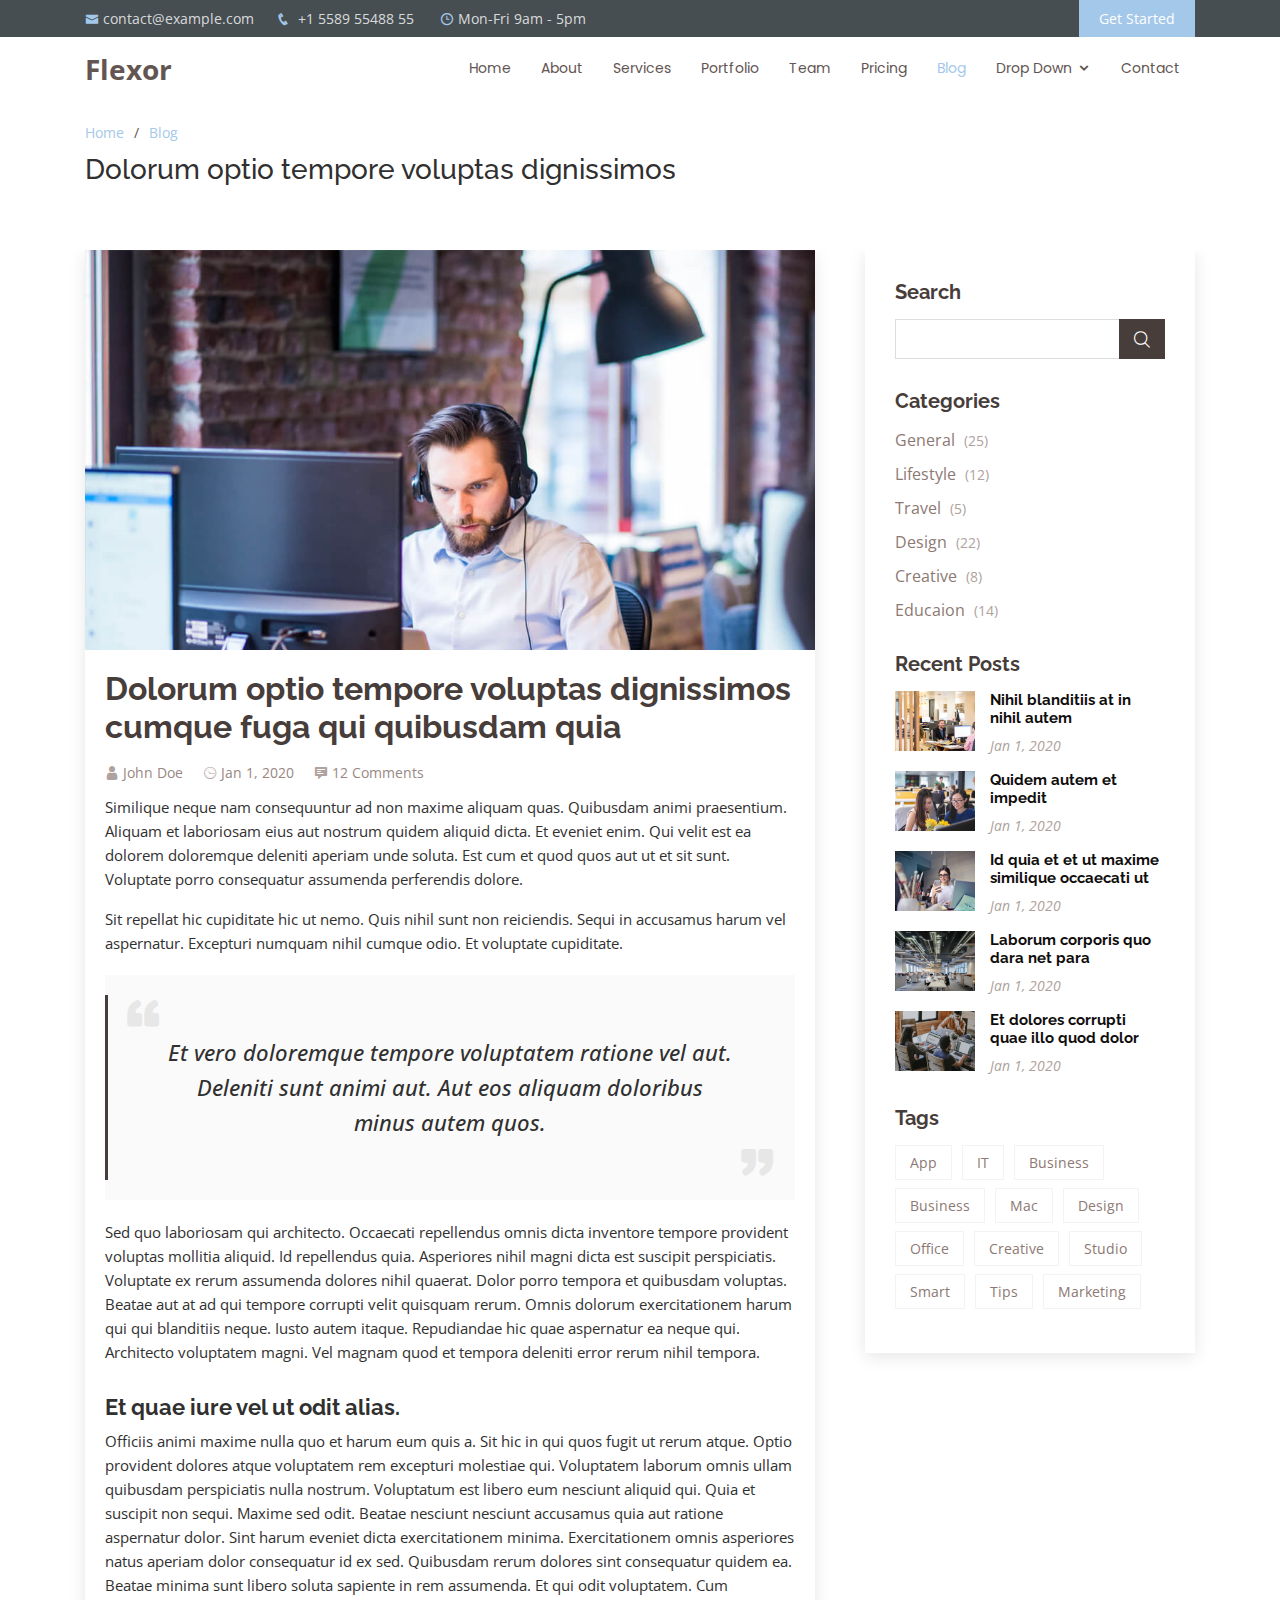
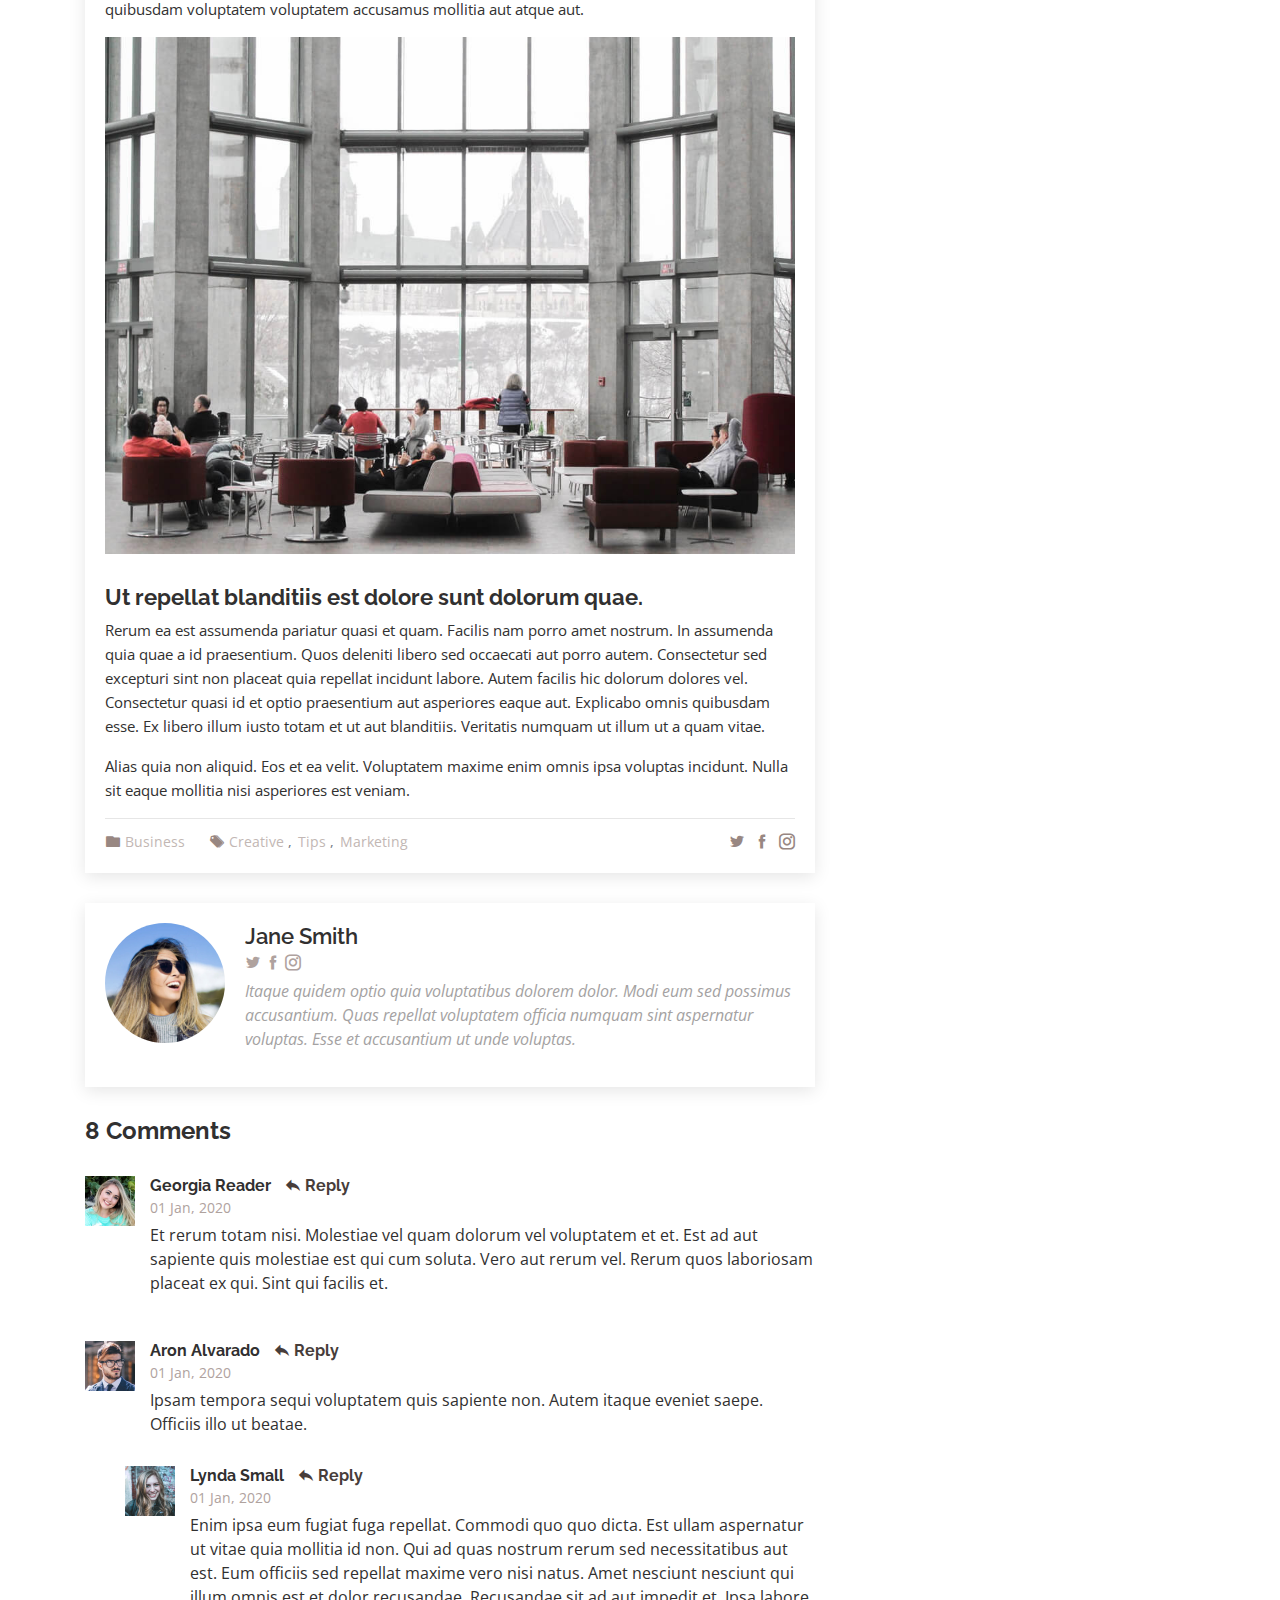
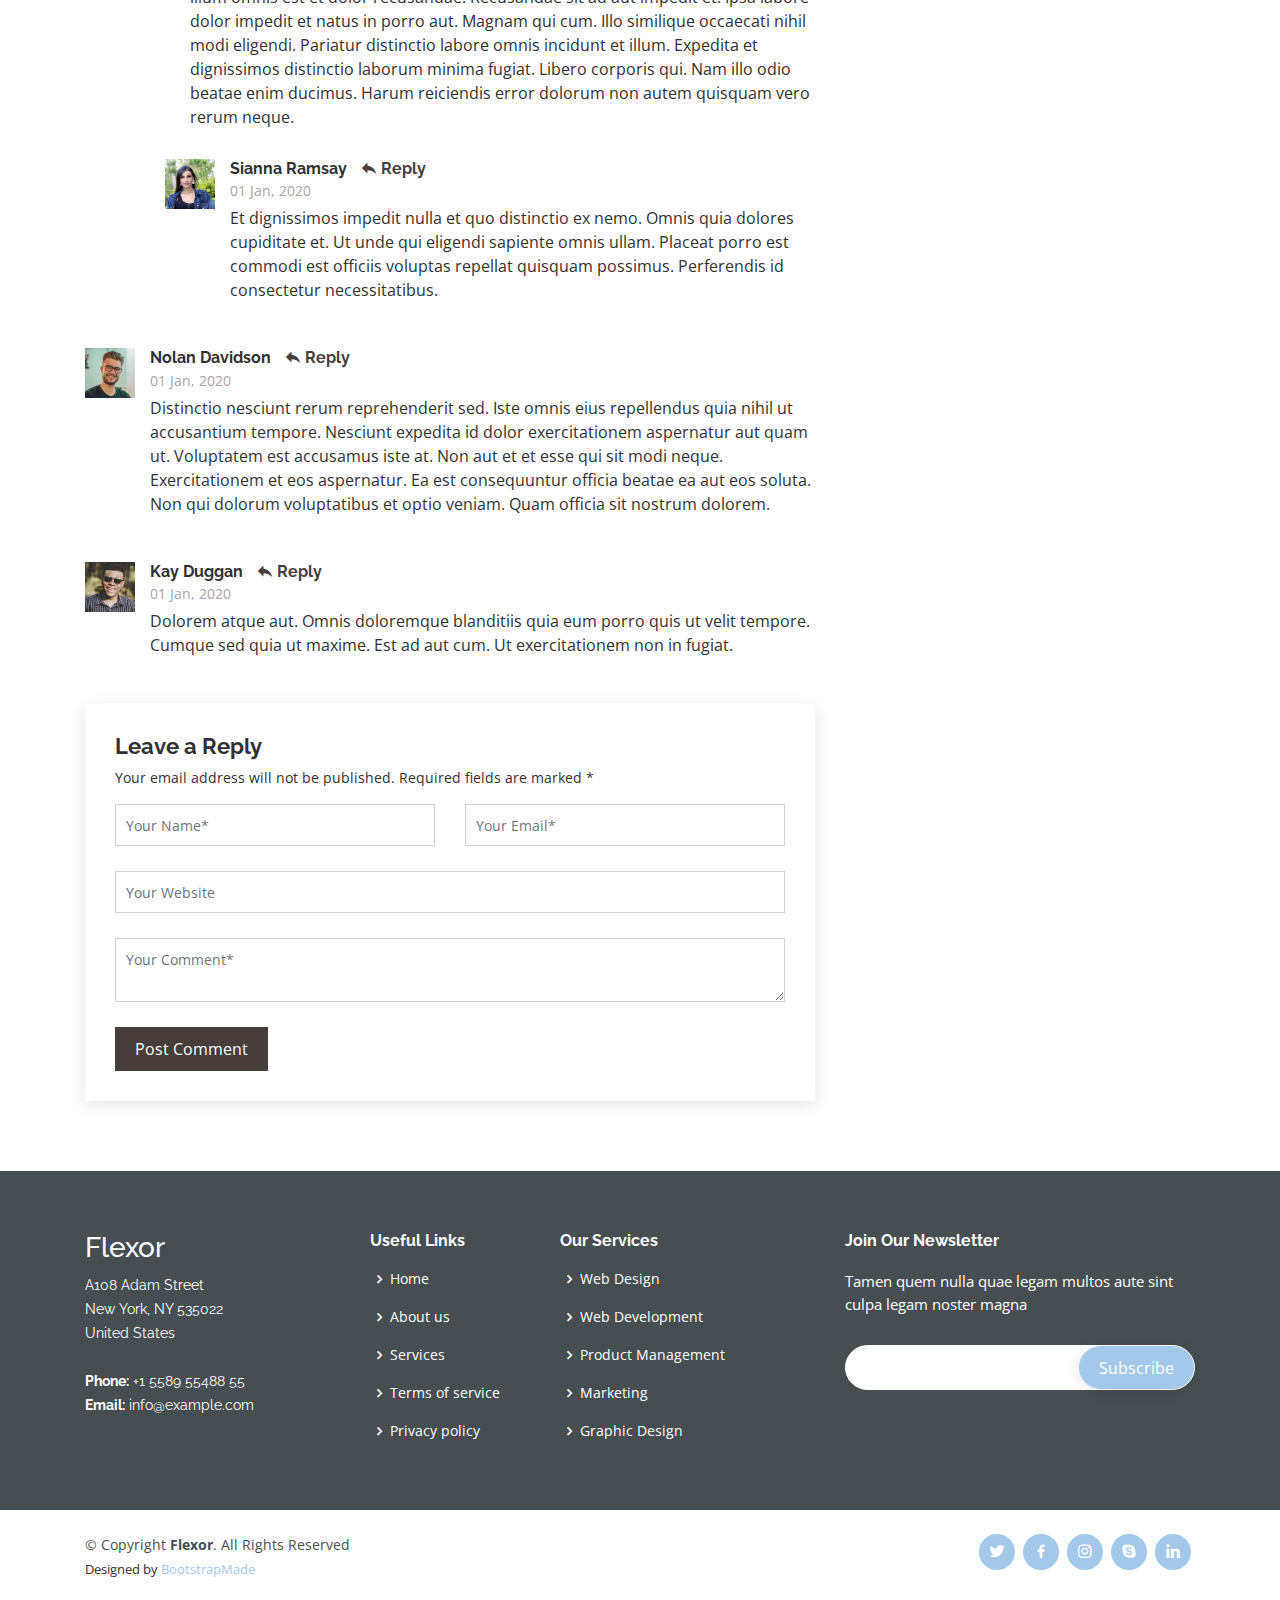
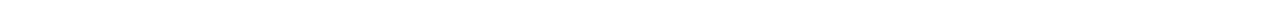
<file: blog-single.html>
<!DOCTYPE html>
<html lang="en">

<head>
  <meta charset="utf-8">
  <meta content="width=device-width, initial-scale=1.0" name="viewport">

  <title>Blog Single - Flexor Bootstrap Template</title>
  <meta content="" name="description">
  <meta content="" name="keywords">

  <!-- Favicons -->
  <link href="assets/img/favicon.png" rel="icon">
  <link href="assets/img/apple-touch-icon.png" rel="apple-touch-icon">

  <!-- Google Fonts -->
  <link href="https://fonts.googleapis.com/css?family=Open+Sans:300,300i,400,400i,600,600i,700,700i|Raleway:300,300i,400,400i,500,500i,600,600i,700,700i|Poppins:300,300i,400,400i,500,500i,600,600i,700,700i" rel="stylesheet">

  <!-- Vendor CSS Files -->
  <link href="assets/vendor/bootstrap/css/bootstrap.min.css" rel="stylesheet">
  <link href="assets/vendor/icofont/icofont.min.css" rel="stylesheet">
  <link href="assets/vendor/boxicons/css/boxicons.min.css" rel="stylesheet">
  <link href="assets/vendor/venobox/venobox.css" rel="stylesheet">
  <link href="assets/vendor/owl.carousel/assets/owl.carousel.min.css" rel="stylesheet">
  <link href="assets/vendor/aos/aos.css" rel="stylesheet">

  <!-- Template Main CSS File -->
  <link href="assets/css/style.css" rel="stylesheet">

  <!-- =======================================================
  * Template Name: Flexor - v2.4.0
  * Template URL: https://bootstrapmade.com/flexor-free-multipurpose-bootstrap-template/
  * Author: BootstrapMade.com
  * License: https://bootstrapmade.com/license/
  ======================================================== -->
</head>

<body>

  <!-- ======= Top Bar ======= -->
  <section id="topbar" class="d-none d-lg-block">
    <div class="container d-flex">
      <div class="contact-info mr-auto">
        <ul>
          <li><i class="icofont-envelope"></i><a href="mailto:contact@example.com">contact@example.com</a></li>
          <li><i class="icofont-phone"></i> +1 5589 55488 55</li>
          <li><i class="icofont-clock-time icofont-flip-horizontal"></i> Mon-Fri 9am - 5pm</li>
        </ul>

      </div>
      <div class="cta">
        <a href="#about" class="scrollto">Get Started</a>
      </div>
    </div>
  </section>

  <!-- ======= Header ======= -->
  <header id="header">
    <div class="container d-flex">

      <div class="logo mr-auto">
        <h1 class="text-light"><a href="index.html"><span>Flexor</span></a></h1>
        <!-- Uncomment below if you prefer to use an image logo -->
        <!-- <a href="index.html"><img src="assets/img/logo.png" alt="" class="img-fluid"></a>-->
      </div>

      <nav class="nav-menu d-none d-lg-block">
        <ul>
          <li><a href="index.html">Home</a></li>
          <li><a href="#about">About</a></li>
          <li><a href="#services">Services</a></li>
          <li><a href="#portfolio">Portfolio</a></li>
          <li><a href="#team">Team</a></li>
          <li><a href="#pricing">Pricing</a></li>
          <li class="active"><a href="blog.html">Blog</a></li>
          <li class="drop-down"><a href="">Drop Down</a>
            <ul>
              <li><a href="#">Drop Down 1</a></li>
              <li class="drop-down"><a href="#">Drop Down 2</a>
                <ul>
                  <li><a href="#">Deep Drop Down 1</a></li>
                  <li><a href="#">Deep Drop Down 2</a></li>
                  <li><a href="#">Deep Drop Down 3</a></li>
                  <li><a href="#">Deep Drop Down 4</a></li>
                  <li><a href="#">Deep Drop Down 5</a></li>
                </ul>
              </li>
              <li><a href="#">Drop Down 3</a></li>
              <li><a href="#">Drop Down 4</a></li>
              <li><a href="#">Drop Down 5</a></li>
            </ul>
          </li>
          <li><a href="#contact">Contact</a></li>

        </ul>
      </nav><!-- .nav-menu -->

    </div>
  </header><!-- End Header -->

  <main id="main">

    <!-- ======= Breadcrumbs ======= -->
    <section id="breadcrumbs" class="breadcrumbs">
      <div class="container">
        <ol>
          <li><a href="index.html">Home</a></li>
          <li><a href="blog.html">Blog</a></li>
        </ol>
        <h2>Dolorum optio tempore voluptas dignissimos</h2>
      </div>
    </section><!-- End Breadcrumbs -->

    <!-- ======= Blog Section ======= -->
    <section id="blog" class="blog">
      <div class="container">

        <div class="row">

          <div class="col-lg-8 entries">

            <article class="entry entry-single">

              <div class="entry-img">
                <img src="assets/img/blog-1.jpg" alt="" class="img-fluid">
              </div>

              <h2 class="entry-title">
                <a href="blog-single.html">Dolorum optio tempore voluptas dignissimos cumque fuga qui quibusdam quia</a>
              </h2>

              <div class="entry-meta">
                <ul>
                  <li class="d-flex align-items-center"><i class="icofont-user"></i> <a href="blog-single.html">John Doe</a></li>
                  <li class="d-flex align-items-center"><i class="icofont-wall-clock"></i> <a href="blog-single.html"><time datetime="2020-01-01">Jan 1, 2020</time></a></li>
                  <li class="d-flex align-items-center"><i class="icofont-comment"></i> <a href="blog-single.html">12 Comments</a></li>
                </ul>
              </div>

              <div class="entry-content">
                <p>
                  Similique neque nam consequuntur ad non maxime aliquam quas. Quibusdam animi praesentium. Aliquam et laboriosam eius aut nostrum quidem aliquid dicta.
                  Et eveniet enim. Qui velit est ea dolorem doloremque deleniti aperiam unde soluta. Est cum et quod quos aut ut et sit sunt. Voluptate porro consequatur assumenda perferendis dolore.
                </p>

                <p>
                  Sit repellat hic cupiditate hic ut nemo. Quis nihil sunt non reiciendis. Sequi in accusamus harum vel aspernatur. Excepturi numquam nihil cumque odio. Et voluptate cupiditate.
                </p>

                <blockquote>
                  <i class="icofont-quote-left quote-left"></i>
                  <p>
                    Et vero doloremque tempore voluptatem ratione vel aut. Deleniti sunt animi aut. Aut eos aliquam doloribus minus autem quos.
                  </p>
                  <i class="las la-quote-right quote-right"></i>
                  <i class="icofont-quote-right quote-right"></i>
                </blockquote>

                <p>
                  Sed quo laboriosam qui architecto. Occaecati repellendus omnis dicta inventore tempore provident voluptas mollitia aliquid. Id repellendus quia. Asperiores nihil magni dicta est suscipit perspiciatis. Voluptate ex rerum assumenda dolores nihil quaerat.
                  Dolor porro tempora et quibusdam voluptas. Beatae aut at ad qui tempore corrupti velit quisquam rerum. Omnis dolorum exercitationem harum qui qui blanditiis neque.
                  Iusto autem itaque. Repudiandae hic quae aspernatur ea neque qui. Architecto voluptatem magni. Vel magnam quod et tempora deleniti error rerum nihil tempora.
                </p>

                <h3>Et quae iure vel ut odit alias.</h3>
                <p>
                  Officiis animi maxime nulla quo et harum eum quis a. Sit hic in qui quos fugit ut rerum atque. Optio provident dolores atque voluptatem rem excepturi molestiae qui. Voluptatem laborum omnis ullam quibusdam perspiciatis nulla nostrum. Voluptatum est libero eum nesciunt aliquid qui.
                  Quia et suscipit non sequi. Maxime sed odit. Beatae nesciunt nesciunt accusamus quia aut ratione aspernatur dolor. Sint harum eveniet dicta exercitationem minima. Exercitationem omnis asperiores natus aperiam dolor consequatur id ex sed. Quibusdam rerum dolores sint consequatur quidem ea.
                  Beatae minima sunt libero soluta sapiente in rem assumenda. Et qui odit voluptatem. Cum quibusdam voluptatem voluptatem accusamus mollitia aut atque aut.
                </p>
                <img src="assets/img/blog-inside-post.jpg" class="img-fluid" alt="">

                <h3>Ut repellat blanditiis est dolore sunt dolorum quae.</h3>
                <p>
                  Rerum ea est assumenda pariatur quasi et quam. Facilis nam porro amet nostrum. In assumenda quia quae a id praesentium. Quos deleniti libero sed occaecati aut porro autem. Consectetur sed excepturi sint non placeat quia repellat incidunt labore. Autem facilis hic dolorum dolores vel.
                  Consectetur quasi id et optio praesentium aut asperiores eaque aut. Explicabo omnis quibusdam esse. Ex libero illum iusto totam et ut aut blanditiis. Veritatis numquam ut illum ut a quam vitae.
                </p>
                <p>
                  Alias quia non aliquid. Eos et ea velit. Voluptatem maxime enim omnis ipsa voluptas incidunt. Nulla sit eaque mollitia nisi asperiores est veniam.
                </p>

              </div>

              <div class="entry-footer clearfix">
                <div class="float-left">
                  <i class="icofont-folder"></i>
                  <ul class="cats">
                    <li><a href="#">Business</a></li>
                  </ul>

                  <i class="icofont-tags"></i>
                  <ul class="tags">
                    <li><a href="#">Creative</a></li>
                    <li><a href="#">Tips</a></li>
                    <li><a href="#">Marketing</a></li>
                  </ul>
                </div>

                <div class="float-right share">
                  <a href="" title="Share on Twitter"><i class="icofont-twitter"></i></a>
                  <a href="" title="Share on Facebook"><i class="icofont-facebook"></i></a>
                  <a href="" title="Share on Instagram"><i class="icofont-instagram"></i></a>
                </div>

              </div>

            </article><!-- End blog entry -->

            <div class="blog-author clearfix">
              <img src="assets/img/blog-author.jpg" class="rounded-circle float-left" alt="">
              <h4>Jane Smith</h4>
              <div class="social-links">
                <a href="https://twitters.com/#"><i class="icofont-twitter"></i></a>
                <a href="https://facebook.com/#"><i class="icofont-facebook"></i></a>
                <a href="https://instagram.com/#"><i class="icofont-instagram"></i></a>
              </div>
              <p>
                Itaque quidem optio quia voluptatibus dolorem dolor. Modi eum sed possimus accusantium. Quas repellat voluptatem officia numquam sint aspernatur voluptas. Esse et accusantium ut unde voluptas.
              </p>
            </div><!-- End blog author bio -->

            <div class="blog-comments">

              <h4 class="comments-count">8 Comments</h4>

              <div id="comment-1" class="comment clearfix">
                <img src="assets/img/comments-1.jpg" class="comment-img  float-left" alt="">
                <h5><a href="">Georgia Reader</a> <a href="#" class="reply"><i class="icofont-reply"></i> Reply</a></h5>
                <time datetime="2020-01-01">01 Jan, 2020</time>
                <p>
                  Et rerum totam nisi. Molestiae vel quam dolorum vel voluptatem et et. Est ad aut sapiente quis molestiae est qui cum soluta.
                  Vero aut rerum vel. Rerum quos laboriosam placeat ex qui. Sint qui facilis et.
                </p>

              </div><!-- End comment #1 -->

              <div id="comment-2" class="comment clearfix">
                <img src="assets/img/comments-2.jpg" class="comment-img  float-left" alt="">
                <h5><a href="">Aron Alvarado</a> <a href="#" class="reply"><i class="icofont-reply"></i> Reply</a></h5>
                <time datetime="2020-01-01">01 Jan, 2020</time>
                <p>
                  Ipsam tempora sequi voluptatem quis sapiente non. Autem itaque eveniet saepe. Officiis illo ut beatae.
                </p>

                <div id="comment-reply-1" class="comment comment-reply clearfix">
                  <img src="assets/img/comments-3.jpg" class="comment-img  float-left" alt="">
                  <h5><a href="">Lynda Small</a> <a href="#" class="reply"><i class="icofont-reply"></i> Reply</a></h5>
                  <time datetime="2020-01-01">01 Jan, 2020</time>
                  <p>
                    Enim ipsa eum fugiat fuga repellat. Commodi quo quo dicta. Est ullam aspernatur ut vitae quia mollitia id non. Qui ad quas nostrum rerum sed necessitatibus aut est. Eum officiis sed repellat maxime vero nisi natus. Amet nesciunt nesciunt qui illum omnis est et dolor recusandae.

                    Recusandae sit ad aut impedit et. Ipsa labore dolor impedit et natus in porro aut. Magnam qui cum. Illo similique occaecati nihil modi eligendi. Pariatur distinctio labore omnis incidunt et illum. Expedita et dignissimos distinctio laborum minima fugiat.

                    Libero corporis qui. Nam illo odio beatae enim ducimus. Harum reiciendis error dolorum non autem quisquam vero rerum neque.
                  </p>

                  <div id="comment-reply-2" class="comment comment-reply clearfix">
                    <img src="assets/img/comments-4.jpg" class="comment-img  float-left" alt="">
                    <h5><a href="">Sianna Ramsay</a> <a href="#" class="reply"><i class="icofont-reply"></i> Reply</a></h5>
                    <time datetime="2020-01-01">01 Jan, 2020</time>
                    <p>
                      Et dignissimos impedit nulla et quo distinctio ex nemo. Omnis quia dolores cupiditate et. Ut unde qui eligendi sapiente omnis ullam. Placeat porro est commodi est officiis voluptas repellat quisquam possimus. Perferendis id consectetur necessitatibus.
                    </p>

                  </div><!-- End comment reply #2-->

                </div><!-- End comment reply #1-->

              </div><!-- End comment #2-->

              <div id="comment-3" class="comment clearfix">
                <img src="assets/img/comments-5.jpg" class="comment-img  float-left" alt="">
                <h5><a href="">Nolan Davidson</a> <a href="#" class="reply"><i class="icofont-reply"></i> Reply</a></h5>
                <time datetime="2020-01-01">01 Jan, 2020</time>
                <p>
                  Distinctio nesciunt rerum reprehenderit sed. Iste omnis eius repellendus quia nihil ut accusantium tempore. Nesciunt expedita id dolor exercitationem aspernatur aut quam ut. Voluptatem est accusamus iste at.
                  Non aut et et esse qui sit modi neque. Exercitationem et eos aspernatur. Ea est consequuntur officia beatae ea aut eos soluta. Non qui dolorum voluptatibus et optio veniam. Quam officia sit nostrum dolorem.
                </p>

              </div><!-- End comment #3 -->

              <div id="comment-4" class="comment clearfix">
                <img src="assets/img/comments-6.jpg" class="comment-img  float-left" alt="">
                <h5><a href="">Kay Duggan</a> <a href="#" class="reply"><i class="icofont-reply"></i> Reply</a></h5>
                <time datetime="2020-01-01">01 Jan, 2020</time>
                <p>
                  Dolorem atque aut. Omnis doloremque blanditiis quia eum porro quis ut velit tempore. Cumque sed quia ut maxime. Est ad aut cum. Ut exercitationem non in fugiat.
                </p>

              </div><!-- End comment #4 -->

              <div class="reply-form">
                <h4>Leave a Reply</h4>
                <p>Your email address will not be published. Required fields are marked * </p>
                <form action="">
                  <div class="row">
                    <div class="col-md-6 form-group">
                      <input name="name" type="text" class="form-control" placeholder="Your Name*">
                    </div>
                    <div class="col-md-6 form-group">
                      <input name="email" type="text" class="form-control" placeholder="Your Email*">
                    </div>
                  </div>
                  <div class="row">
                    <div class="col form-group">
                      <input name="website" type="text" class="form-control" placeholder="Your Website">
                    </div>
                  </div>
                  <div class="row">
                    <div class="col form-group">
                      <textarea name="comment" class="form-control" placeholder="Your Comment*"></textarea>
                    </div>
                  </div>
                  <button type="submit" class="btn btn-primary">Post Comment</button>

                </form>

              </div>

            </div><!-- End blog comments -->

          </div><!-- End blog entries list -->

          <div class="col-lg-4">

            <div class="sidebar">

              <h3 class="sidebar-title">Search</h3>
              <div class="sidebar-item search-form">
                <form action="">
                  <input type="text">
                  <button type="submit"><i class="icofont-search"></i></button>
                </form>

              </div><!-- End sidebar search formn-->

              <h3 class="sidebar-title">Categories</h3>
              <div class="sidebar-item categories">
                <ul>
                  <li><a href="#">General <span>(25)</span></a></li>
                  <li><a href="#">Lifestyle <span>(12)</span></a></li>
                  <li><a href="#">Travel <span>(5)</span></a></li>
                  <li><a href="#">Design <span>(22)</span></a></li>
                  <li><a href="#">Creative <span>(8)</span></a></li>
                  <li><a href="#">Educaion <span>(14)</span></a></li>
                </ul>

              </div><!-- End sidebar categories-->

              <h3 class="sidebar-title">Recent Posts</h3>
              <div class="sidebar-item recent-posts">
                <div class="post-item clearfix">
                  <img src="assets/img/blog-recent-1.jpg" alt="">
                  <h4><a href="blog-single.html">Nihil blanditiis at in nihil autem</a></h4>
                  <time datetime="2020-01-01">Jan 1, 2020</time>
                </div>

                <div class="post-item clearfix">
                  <img src="assets/img/blog-recent-2.jpg" alt="">
                  <h4><a href="blog-single.html">Quidem autem et impedit</a></h4>
                  <time datetime="2020-01-01">Jan 1, 2020</time>
                </div>

                <div class="post-item clearfix">
                  <img src="assets/img/blog-recent-3.jpg" alt="">
                  <h4><a href="blog-single.html">Id quia et et ut maxime similique occaecati ut</a></h4>
                  <time datetime="2020-01-01">Jan 1, 2020</time>
                </div>

                <div class="post-item clearfix">
                  <img src="assets/img/blog-recent-4.jpg" alt="">
                  <h4><a href="blog-single.html">Laborum corporis quo dara net para</a></h4>
                  <time datetime="2020-01-01">Jan 1, 2020</time>
                </div>

                <div class="post-item clearfix">
                  <img src="assets/img/blog-recent-5.jpg" alt="">
                  <h4><a href="blog-single.html">Et dolores corrupti quae illo quod dolor</a></h4>
                  <time datetime="2020-01-01">Jan 1, 2020</time>
                </div>

              </div><!-- End sidebar recent posts-->

              <h3 class="sidebar-title">Tags</h3>
              <div class="sidebar-item tags">
                <ul>
                  <li><a href="#">App</a></li>
                  <li><a href="#">IT</a></li>
                  <li><a href="#">Business</a></li>
                  <li><a href="#">Business</a></li>
                  <li><a href="#">Mac</a></li>
                  <li><a href="#">Design</a></li>
                  <li><a href="#">Office</a></li>
                  <li><a href="#">Creative</a></li>
                  <li><a href="#">Studio</a></li>
                  <li><a href="#">Smart</a></li>
                  <li><a href="#">Tips</a></li>
                  <li><a href="#">Marketing</a></li>
                </ul>

              </div><!-- End sidebar tags-->

            </div><!-- End sidebar -->

          </div><!-- End blog sidebar -->

        </div>

      </div>
    </section><!-- End Blog Section -->

  </main><!-- End #main -->

  <!-- ======= Footer ======= -->
  <footer id="footer">

    <div class="footer-top">
      <div class="container">
        <div class="row">

          <div class="col-lg-3 col-md-6 footer-contact">
            <h3>Flexor</h3>
            <p>
              A108 Adam Street <br>
              New York, NY 535022<br>
              United States <br><br>
              <strong>Phone:</strong> +1 5589 55488 55<br>
              <strong>Email:</strong> info@example.com<br>
            </p>
          </div>

          <div class="col-lg-2 col-md-6 footer-links">
            <h4>Useful Links</h4>
            <ul>
              <li><i class="bx bx-chevron-right"></i> <a href="#">Home</a></li>
              <li><i class="bx bx-chevron-right"></i> <a href="#">About us</a></li>
              <li><i class="bx bx-chevron-right"></i> <a href="#">Services</a></li>
              <li><i class="bx bx-chevron-right"></i> <a href="#">Terms of service</a></li>
              <li><i class="bx bx-chevron-right"></i> <a href="#">Privacy policy</a></li>
            </ul>
          </div>

          <div class="col-lg-3 col-md-6 footer-links">
            <h4>Our Services</h4>
            <ul>
              <li><i class="bx bx-chevron-right"></i> <a href="#">Web Design</a></li>
              <li><i class="bx bx-chevron-right"></i> <a href="#">Web Development</a></li>
              <li><i class="bx bx-chevron-right"></i> <a href="#">Product Management</a></li>
              <li><i class="bx bx-chevron-right"></i> <a href="#">Marketing</a></li>
              <li><i class="bx bx-chevron-right"></i> <a href="#">Graphic Design</a></li>
            </ul>
          </div>

          <div class="col-lg-4 col-md-6 footer-newsletter">
            <h4>Join Our Newsletter</h4>
            <p>Tamen quem nulla quae legam multos aute sint culpa legam noster magna</p>
            <form action="" method="post">
              <input type="email" name="email"><input type="submit" value="Subscribe">
            </form>
          </div>

        </div>
      </div>
    </div>

    <div class="container d-lg-flex py-4">

      <div class="mr-lg-auto text-center text-lg-left">
        <div class="copyright">
          &copy; Copyright <strong><span>Flexor</span></strong>. All Rights Reserved
        </div>
        <div class="credits">
          <!-- All the links in the footer should remain intact. -->
          <!-- You can delete the links only if you purchased the pro version. -->
          <!-- Licensing information: https://bootstrapmade.com/license/ -->
          <!-- Purchase the pro version with working PHP/AJAX contact form: https://bootstrapmade.com/flexor-free-multipurpose-bootstrap-template/ -->
          Designed by <a href="https://bootstrapmade.com/">BootstrapMade</a>
        </div>
      </div>
      <div class="social-links text-center text-lg-right pt-3 pt-lg-0">
        <a href="#" class="twitter"><i class="bx bxl-twitter"></i></a>
        <a href="#" class="facebook"><i class="bx bxl-facebook"></i></a>
        <a href="#" class="instagram"><i class="bx bxl-instagram"></i></a>
        <a href="#" class="google-plus"><i class="bx bxl-skype"></i></a>
        <a href="#" class="linkedin"><i class="bx bxl-linkedin"></i></a>
      </div>
    </div>
  </footer><!-- End Footer -->

  <a href="#" class="back-to-top"><i class="icofont-simple-up"></i></a>

  <!-- Vendor JS Files -->
  <script src="assets/vendor/jquery/jquery.min.js"></script>
  <script src="assets/vendor/bootstrap/js/bootstrap.bundle.min.js"></script>
  <script src="assets/vendor/jquery.easing/jquery.easing.min.js"></script>
  <script src="assets/vendor/php-email-form/validate.js"></script>
  <script src="assets/vendor/jquery-sticky/jquery.sticky.js"></script>
  <script src="assets/vendor/venobox/venobox.min.js"></script>
  <script src="assets/vendor/owl.carousel/owl.carousel.min.js"></script>
  <script src="assets/vendor/isotope-layout/isotope.pkgd.min.js"></script>
  <script src="assets/vendor/aos/aos.js"></script>

  <!-- Template Main JS File -->
  <script src="assets/js/main.js"></script>

</body>

</html>
</file>
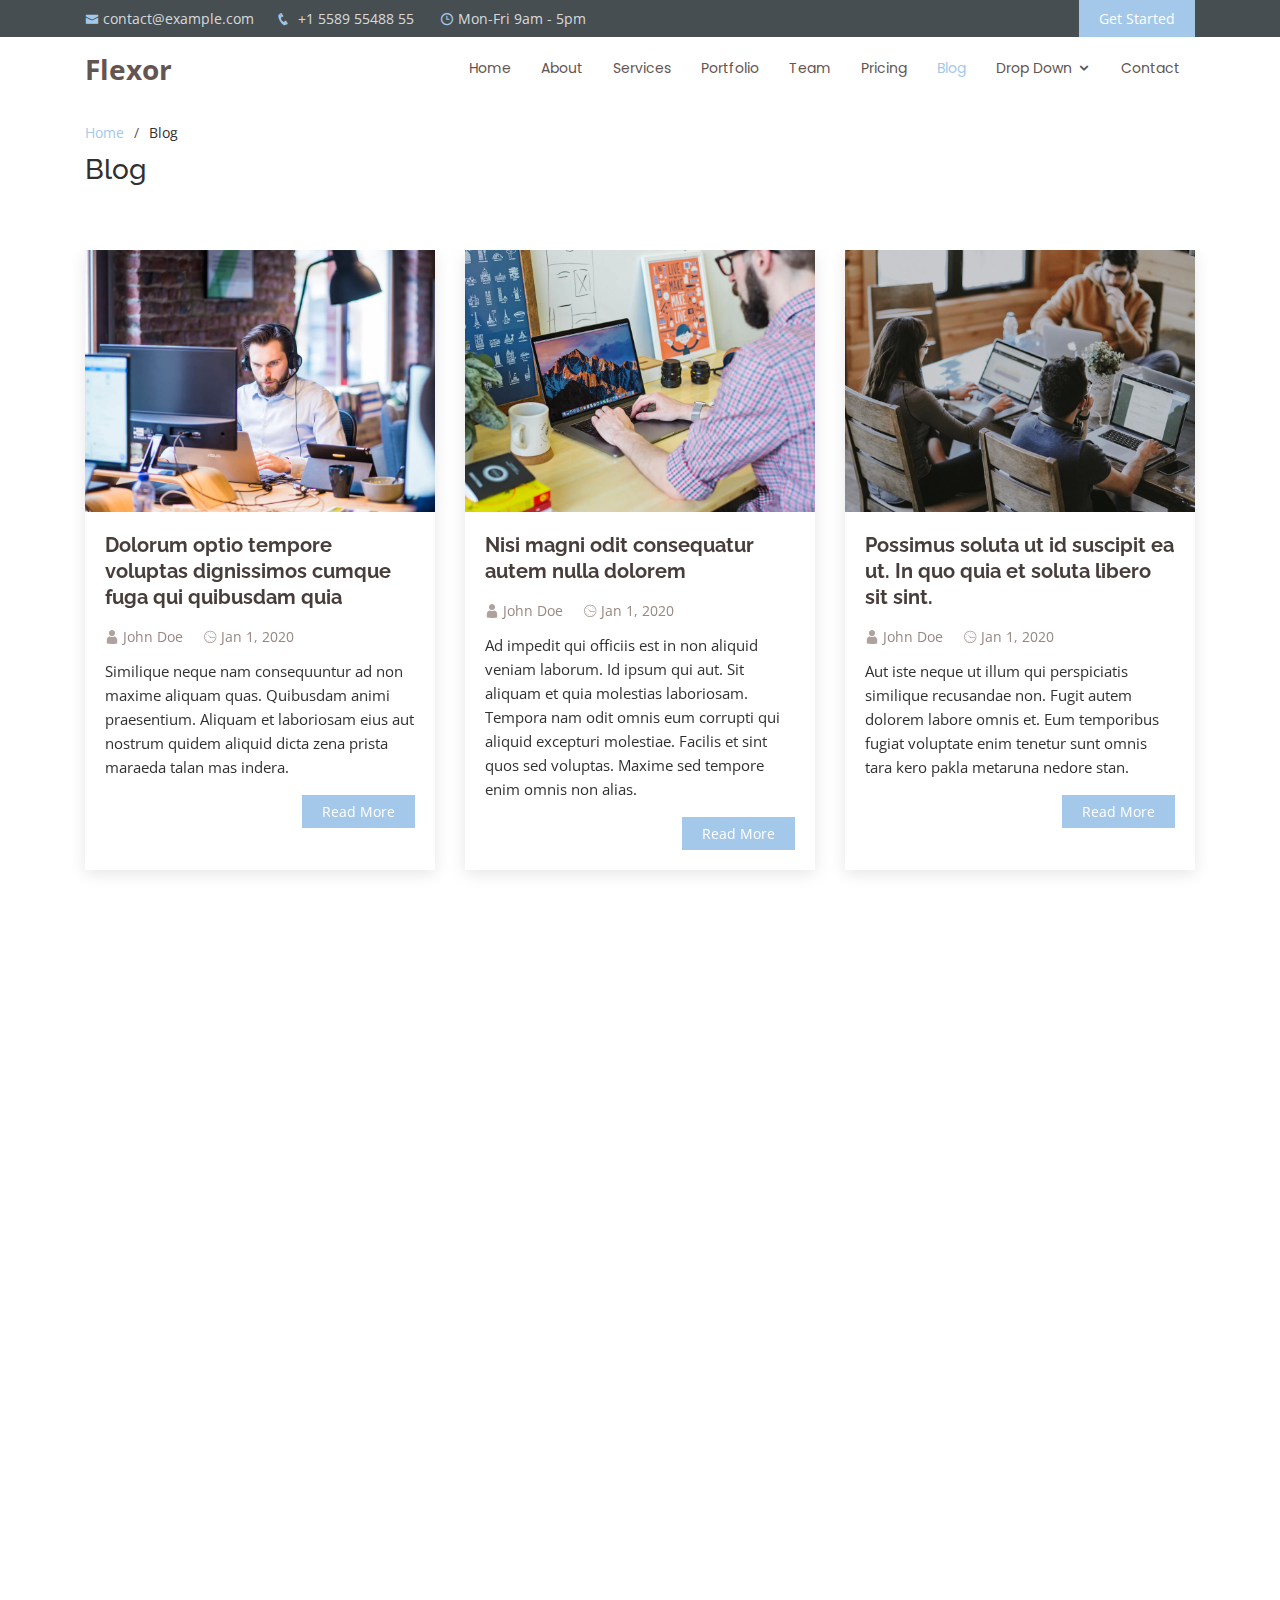
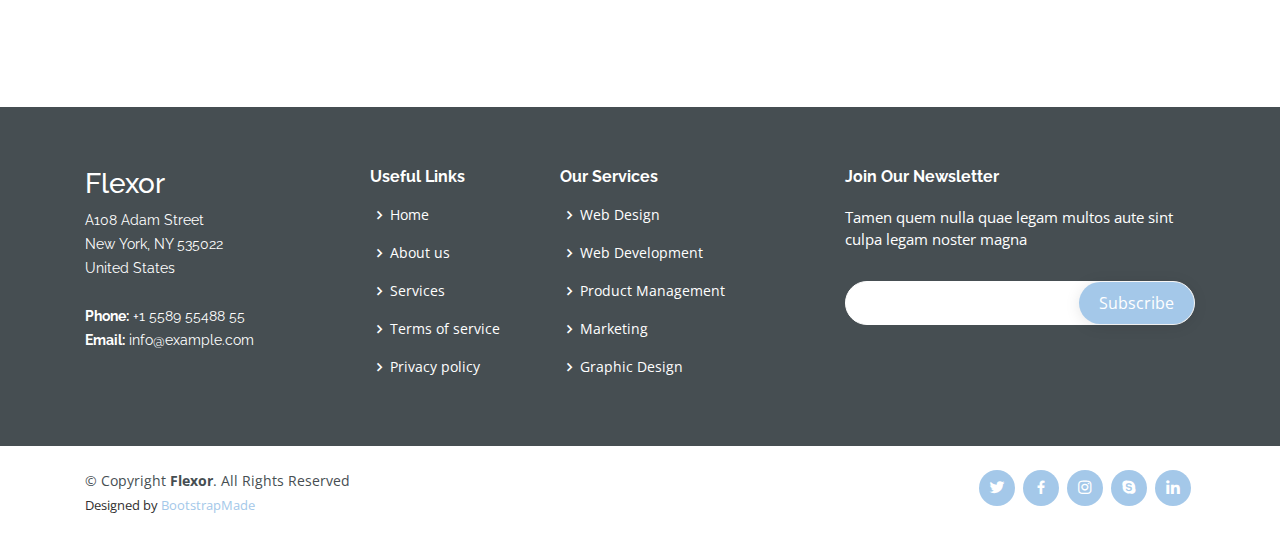
<file: blog.html>
<!DOCTYPE html>
<html lang="en">

<head>
  <meta charset="utf-8">
  <meta content="width=device-width, initial-scale=1.0" name="viewport">

  <title>Blog - Flexor Bootstrap Template</title>
  <meta content="" name="description">
  <meta content="" name="keywords">

  <!-- Favicons -->
  <link href="assets/img/favicon.png" rel="icon">
  <link href="assets/img/apple-touch-icon.png" rel="apple-touch-icon">

  <!-- Google Fonts -->
  <link href="https://fonts.googleapis.com/css?family=Open+Sans:300,300i,400,400i,600,600i,700,700i|Raleway:300,300i,400,400i,500,500i,600,600i,700,700i|Poppins:300,300i,400,400i,500,500i,600,600i,700,700i" rel="stylesheet">

  <!-- Vendor CSS Files -->
  <link href="assets/vendor/bootstrap/css/bootstrap.min.css" rel="stylesheet">
  <link href="assets/vendor/icofont/icofont.min.css" rel="stylesheet">
  <link href="assets/vendor/boxicons/css/boxicons.min.css" rel="stylesheet">
  <link href="assets/vendor/venobox/venobox.css" rel="stylesheet">
  <link href="assets/vendor/owl.carousel/assets/owl.carousel.min.css" rel="stylesheet">
  <link href="assets/vendor/aos/aos.css" rel="stylesheet">

  <!-- Template Main CSS File -->
  <link href="assets/css/style.css" rel="stylesheet">

  <!-- =======================================================
  * Template Name: Flexor - v2.4.0
  * Template URL: https://bootstrapmade.com/flexor-free-multipurpose-bootstrap-template/
  * Author: BootstrapMade.com
  * License: https://bootstrapmade.com/license/
  ======================================================== -->
</head>

<body>

  <!-- ======= Top Bar ======= -->
  <section id="topbar" class="d-none d-lg-block">
    <div class="container d-flex">
      <div class="contact-info mr-auto">
        <ul>
          <li><i class="icofont-envelope"></i><a href="mailto:contact@example.com">contact@example.com</a></li>
          <li><i class="icofont-phone"></i> +1 5589 55488 55</li>
          <li><i class="icofont-clock-time icofont-flip-horizontal"></i> Mon-Fri 9am - 5pm</li>
        </ul>

      </div>
      <div class="cta">
        <a href="#about" class="scrollto">Get Started</a>
      </div>
    </div>
  </section>

  <!-- ======= Header ======= -->
  <header id="header">
    <div class="container d-flex">

      <div class="logo mr-auto">
        <h1 class="text-light"><a href="index.html"><span>Flexor</span></a></h1>
        <!-- Uncomment below if you prefer to use an image logo -->
        <!-- <a href="index.html"><img src="assets/img/logo.png" alt="" class="img-fluid"></a>-->
      </div>

      <nav class="nav-menu d-none d-lg-block">
        <ul>
          <li><a href="index.html">Home</a></li>
          <li><a href="#about">About</a></li>
          <li><a href="#services">Services</a></li>
          <li><a href="#portfolio">Portfolio</a></li>
          <li><a href="#team">Team</a></li>
          <li><a href="#pricing">Pricing</a></li>
          <li class="active"><a href="blog.html">Blog</a></li>
          <li class="drop-down"><a href="">Drop Down</a>
            <ul>
              <li><a href="#">Drop Down 1</a></li>
              <li class="drop-down"><a href="#">Drop Down 2</a>
                <ul>
                  <li><a href="#">Deep Drop Down 1</a></li>
                  <li><a href="#">Deep Drop Down 2</a></li>
                  <li><a href="#">Deep Drop Down 3</a></li>
                  <li><a href="#">Deep Drop Down 4</a></li>
                  <li><a href="#">Deep Drop Down 5</a></li>
                </ul>
              </li>
              <li><a href="#">Drop Down 3</a></li>
              <li><a href="#">Drop Down 4</a></li>
              <li><a href="#">Drop Down 5</a></li>
            </ul>
          </li>
          <li><a href="#contact">Contact</a></li>

        </ul>
      </nav><!-- .nav-menu -->

    </div>
  </header><!-- End Header -->

  <main id="main">

    <!-- ======= Breadcrumbs ======= -->
    <section id="breadcrumbs" class="breadcrumbs">
      <div class="container">
        <ol>
          <li><a href="index.html">Home</a></li>
          <li>Blog</li>
        </ol>
        <h2>Blog</h2>
      </div>
    </section><!-- End Breadcrumbs -->

    <!-- ======= Blog Section ======= -->
    <section id="blog" class="blog">
      <div class="container">

        <div class="row">

          <div class="col-lg-4  col-md-6 d-flex align-items-stretch" data-aos="fade-up">
            <article class="entry">

              <div class="entry-img">
                <img src="assets/img/blog-1.jpg" alt="" class="img-fluid">
              </div>

              <h2 class="entry-title">
                <a href="blog-single.html">Dolorum optio tempore voluptas dignissimos cumque fuga qui quibusdam quia</a>
              </h2>

              <div class="entry-meta">
                <ul>
                  <li class="d-flex align-items-center"><i class="icofont-user"></i> <a href="blog-single.html">John Doe</a></li>
                  <li class="d-flex align-items-center"><i class="icofont-wall-clock"></i> <a href="blog-single.html"><time datetime="2020-01-01">Jan 1, 2020</time></a></li>
                </ul>
              </div>

              <div class="entry-content">
                <p>
                  Similique neque nam consequuntur ad non maxime aliquam quas. Quibusdam animi praesentium. Aliquam et laboriosam eius aut nostrum quidem aliquid dicta zena prista maraeda talan mas indera.
                </p>
                <div class="read-more">
                  <a href="blog-single.html">Read More</a>
                </div>
              </div>

            </article><!-- End blog entry -->
          </div>

          <div class="col-lg-4  col-md-6 d-flex align-items-stretch" data-aos="fade-up">
            <article class="entry">

              <div class="entry-img">
                <img src="assets/img/blog-2.jpg" alt="" class="img-fluid">
              </div>

              <h2 class="entry-title">
                <a href="blog-single.html">Nisi magni odit consequatur autem nulla dolorem</a>
              </h2>

              <div class="entry-meta">
                <ul>
                  <li class="d-flex align-items-center"><i class="icofont-user"></i> <a href="blog-single.html">John Doe</a></li>
                  <li class="d-flex align-items-center"><i class="icofont-wall-clock"></i> <a href="blog-single.html"><time datetime="2020-01-01">Jan 1, 2020</time></a></li>
                </ul>
              </div>

              <div class="entry-content">
                <p>
                  Ad impedit qui officiis est in non aliquid veniam laborum. Id ipsum qui aut. Sit aliquam et quia molestias laboriosam. Tempora nam odit omnis eum corrupti qui aliquid excepturi molestiae. Facilis et sint quos sed voluptas. Maxime sed tempore enim omnis non alias.
                </p>
                <div class="read-more">
                  <a href="blog-single.html">Read More</a>
                </div>
              </div>

            </article><!-- End blog entry -->
          </div>

          <div class="col-lg-4  col-md-6 d-flex align-items-stretch" data-aos="fade-up">
            <article class="entry">

              <div class="entry-img">
                <img src="assets/img/blog-3.jpg" alt="" class="img-fluid">
              </div>

              <h2 class="entry-title">
                <a href="blog-single.html">Possimus soluta ut id suscipit ea ut. In quo quia et soluta libero sit sint.</a>
              </h2>

              <div class="entry-meta">
                <ul>
                  <li class="d-flex align-items-center"><i class="icofont-user"></i> <a href="blog-single.html">John Doe</a></li>
                  <li class="d-flex align-items-center"><i class="icofont-wall-clock"></i> <a href="blog-single.html"><time datetime="2020-01-01">Jan 1, 2020</time></a></li>
                </ul>
              </div>

              <div class="entry-content">
                <p>
                  Aut iste neque ut illum qui perspiciatis similique recusandae non. Fugit autem dolorem labore omnis et. Eum temporibus fugiat voluptate enim tenetur sunt omnis tara kero pakla metaruna nedore stan.
                </p>
                <div class="read-more">
                  <a href="blog-single.html">Read More</a>
                </div>
              </div>

            </article><!-- End blog entry -->
          </div>

          <div class="col-lg-4  col-md-6 d-flex align-items-stretch" data-aos="fade-up">
            <article class="entry">

              <div class="entry-img">
                <img src="assets/img/blog-4.jpg" alt="" class="img-fluid">
              </div>

              <h2 class="entry-title">
                <a href="blog-single.html">Non rem rerum nam cum quo minus. Dolor distinctio deleniti explicabo eius exercitationem.</a>
              </h2>

              <div class="entry-meta">
                <ul>
                  <li class="d-flex align-items-center"><i class="icofont-user"></i> <a href="blog-single.html">John Doe</a></li>
                  <li class="d-flex align-items-center"><i class="icofont-wall-clock"></i> <a href="blog-single.html"><time datetime="2020-01-01">Jan 1, 2020</time></a></li>
                </ul>
              </div>

              <div class="entry-content">
                <p>
                  Aspernatur rerum perferendis et sint. Voluptates cupiditate voluptas atque quae. Rem veritatis rerum enim et autem. Saepe atque cum eligendi eaque iste omnis a qui.
                </p>
                <div class="read-more">
                  <a href="blog-single.html">Read More</a>
                </div>
              </div>

            </article><!-- End blog entry -->
          </div>

          <div class="col-lg-4  col-md-6 d-flex align-items-stretch" data-aos="fade-up">
            <article class="entry">

              <div class="entry-img">
                <img src="assets/img/blog-5.jpg" alt="" class="img-fluid">
              </div>

              <h2 class="entry-title">
                <a href="blog-single.html">Blanditiis dignissimos deleniti. Rerum iste et.</a>
              </h2>

              <div class="entry-meta">
                <ul>
                  <li class="d-flex align-items-center"><i class="icofont-user"></i> <a href="blog-single.html">John Doe</a></li>
                  <li class="d-flex align-items-center"><i class="icofont-wall-clock"></i> <a href="blog-single.html"><time datetime="2020-01-01">Jan 1, 2020</time></a></li>
                </ul>
              </div>

              <div class="entry-content">
                <p>
                  Quidem et eum explicabo quia illo numquam nostrum corrupti provident. Quia aspernatur et et facere. Quisquam maiores natus nihil incidunt ipsum est optio eum maxime. Dignissimos vitae explicabo. Corrupti esse sed a a. Laborum optio reprehenderit quia dena per.
                </p>
                <div class="read-more">
                  <a href="blog-single.html">Read More</a>
                </div>
              </div>

            </article><!-- End blog entry -->
          </div>

          <div class="col-lg-4  col-md-6 d-flex align-items-stretch" data-aos="fade-up">
            <article class="entry">

              <div class="entry-img">
                <img src="assets/img/blog-6.jpg" alt="" class="img-fluid">
              </div>

              <h2 class="entry-title">
                <a href="blog-single.html">Debitis cupiditate saepe ex quam aut id. Consequatur dignissimos et id id.</a>
              </h2>

              <div class="entry-meta">
                <ul>
                  <li class="d-flex align-items-center"><i class="icofont-user"></i> <a href="blog-single.html">John Doe</a></li>
                  <li class="d-flex align-items-center"><i class="icofont-wall-clock"></i> <a href="blog-single.html"><time datetime="2020-01-01">Jan 1, 2020</time></a></li>
                </ul>
              </div>

              <div class="entry-content">
                <p>
                  Modi dolor et placeat ut iure ad. Qui perferendis fugit quo et cumque facilis et debitis rerum. Repellendus animi qui eos. Unde perferendis et tempora Ratione porro omnis magn delata sera marto ned.
                </p>
                <div class="read-more">
                  <a href="blog-single.html">Read More</a>
                </div>
              </div>

            </article><!-- End blog entry -->
          </div>

        </div>

        <div class="blog-pagination" data-aos="fade-up">
          <ul class="justify-content-center">
            <li class="disabled"><i class="icofont-rounded-left"></i></li>
            <li><a href="#">1</a></li>
            <li class="active"><a href="#">2</a></li>
            <li><a href="#">3</a></li>
            <li><a href="#"><i class="icofont-rounded-right"></i></a></li>
          </ul>
        </div>

      </div>
    </section><!-- End Blog Section -->

  </main><!-- End #main -->

  <!-- ======= Footer ======= -->
  <footer id="footer">

    <div class="footer-top">
      <div class="container">
        <div class="row">

          <div class="col-lg-3 col-md-6 footer-contact">
            <h3>Flexor</h3>
            <p>
              A108 Adam Street <br>
              New York, NY 535022<br>
              United States <br><br>
              <strong>Phone:</strong> +1 5589 55488 55<br>
              <strong>Email:</strong> info@example.com<br>
            </p>
          </div>

          <div class="col-lg-2 col-md-6 footer-links">
            <h4>Useful Links</h4>
            <ul>
              <li><i class="bx bx-chevron-right"></i> <a href="#">Home</a></li>
              <li><i class="bx bx-chevron-right"></i> <a href="#">About us</a></li>
              <li><i class="bx bx-chevron-right"></i> <a href="#">Services</a></li>
              <li><i class="bx bx-chevron-right"></i> <a href="#">Terms of service</a></li>
              <li><i class="bx bx-chevron-right"></i> <a href="#">Privacy policy</a></li>
            </ul>
          </div>

          <div class="col-lg-3 col-md-6 footer-links">
            <h4>Our Services</h4>
            <ul>
              <li><i class="bx bx-chevron-right"></i> <a href="#">Web Design</a></li>
              <li><i class="bx bx-chevron-right"></i> <a href="#">Web Development</a></li>
              <li><i class="bx bx-chevron-right"></i> <a href="#">Product Management</a></li>
              <li><i class="bx bx-chevron-right"></i> <a href="#">Marketing</a></li>
              <li><i class="bx bx-chevron-right"></i> <a href="#">Graphic Design</a></li>
            </ul>
          </div>

          <div class="col-lg-4 col-md-6 footer-newsletter">
            <h4>Join Our Newsletter</h4>
            <p>Tamen quem nulla quae legam multos aute sint culpa legam noster magna</p>
            <form action="" method="post">
              <input type="email" name="email"><input type="submit" value="Subscribe">
            </form>
          </div>

        </div>
      </div>
    </div>

    <div class="container d-lg-flex py-4">

      <div class="mr-lg-auto text-center text-lg-left">
        <div class="copyright">
          &copy; Copyright <strong><span>Flexor</span></strong>. All Rights Reserved
        </div>
        <div class="credits">
          <!-- All the links in the footer should remain intact. -->
          <!-- You can delete the links only if you purchased the pro version. -->
          <!-- Licensing information: https://bootstrapmade.com/license/ -->
          <!-- Purchase the pro version with working PHP/AJAX contact form: https://bootstrapmade.com/flexor-free-multipurpose-bootstrap-template/ -->
          Designed by <a href="https://bootstrapmade.com/">BootstrapMade</a>
        </div>
      </div>
      <div class="social-links text-center text-lg-right pt-3 pt-lg-0">
        <a href="#" class="twitter"><i class="bx bxl-twitter"></i></a>
        <a href="#" class="facebook"><i class="bx bxl-facebook"></i></a>
        <a href="#" class="instagram"><i class="bx bxl-instagram"></i></a>
        <a href="#" class="google-plus"><i class="bx bxl-skype"></i></a>
        <a href="#" class="linkedin"><i class="bx bxl-linkedin"></i></a>
      </div>
    </div>
  </footer><!-- End Footer -->

  <a href="#" class="back-to-top"><i class="icofont-simple-up"></i></a>

  <!-- Vendor JS Files -->
  <script src="assets/vendor/jquery/jquery.min.js"></script>
  <script src="assets/vendor/bootstrap/js/bootstrap.bundle.min.js"></script>
  <script src="assets/vendor/jquery.easing/jquery.easing.min.js"></script>
  <script src="assets/vendor/php-email-form/validate.js"></script>
  <script src="assets/vendor/jquery-sticky/jquery.sticky.js"></script>
  <script src="assets/vendor/venobox/venobox.min.js"></script>
  <script src="assets/vendor/owl.carousel/owl.carousel.min.js"></script>
  <script src="assets/vendor/isotope-layout/isotope.pkgd.min.js"></script>
  <script src="assets/vendor/aos/aos.js"></script>

  <!-- Template Main JS File -->
  <script src="assets/js/main.js"></script>

</body>

</html>
</file>
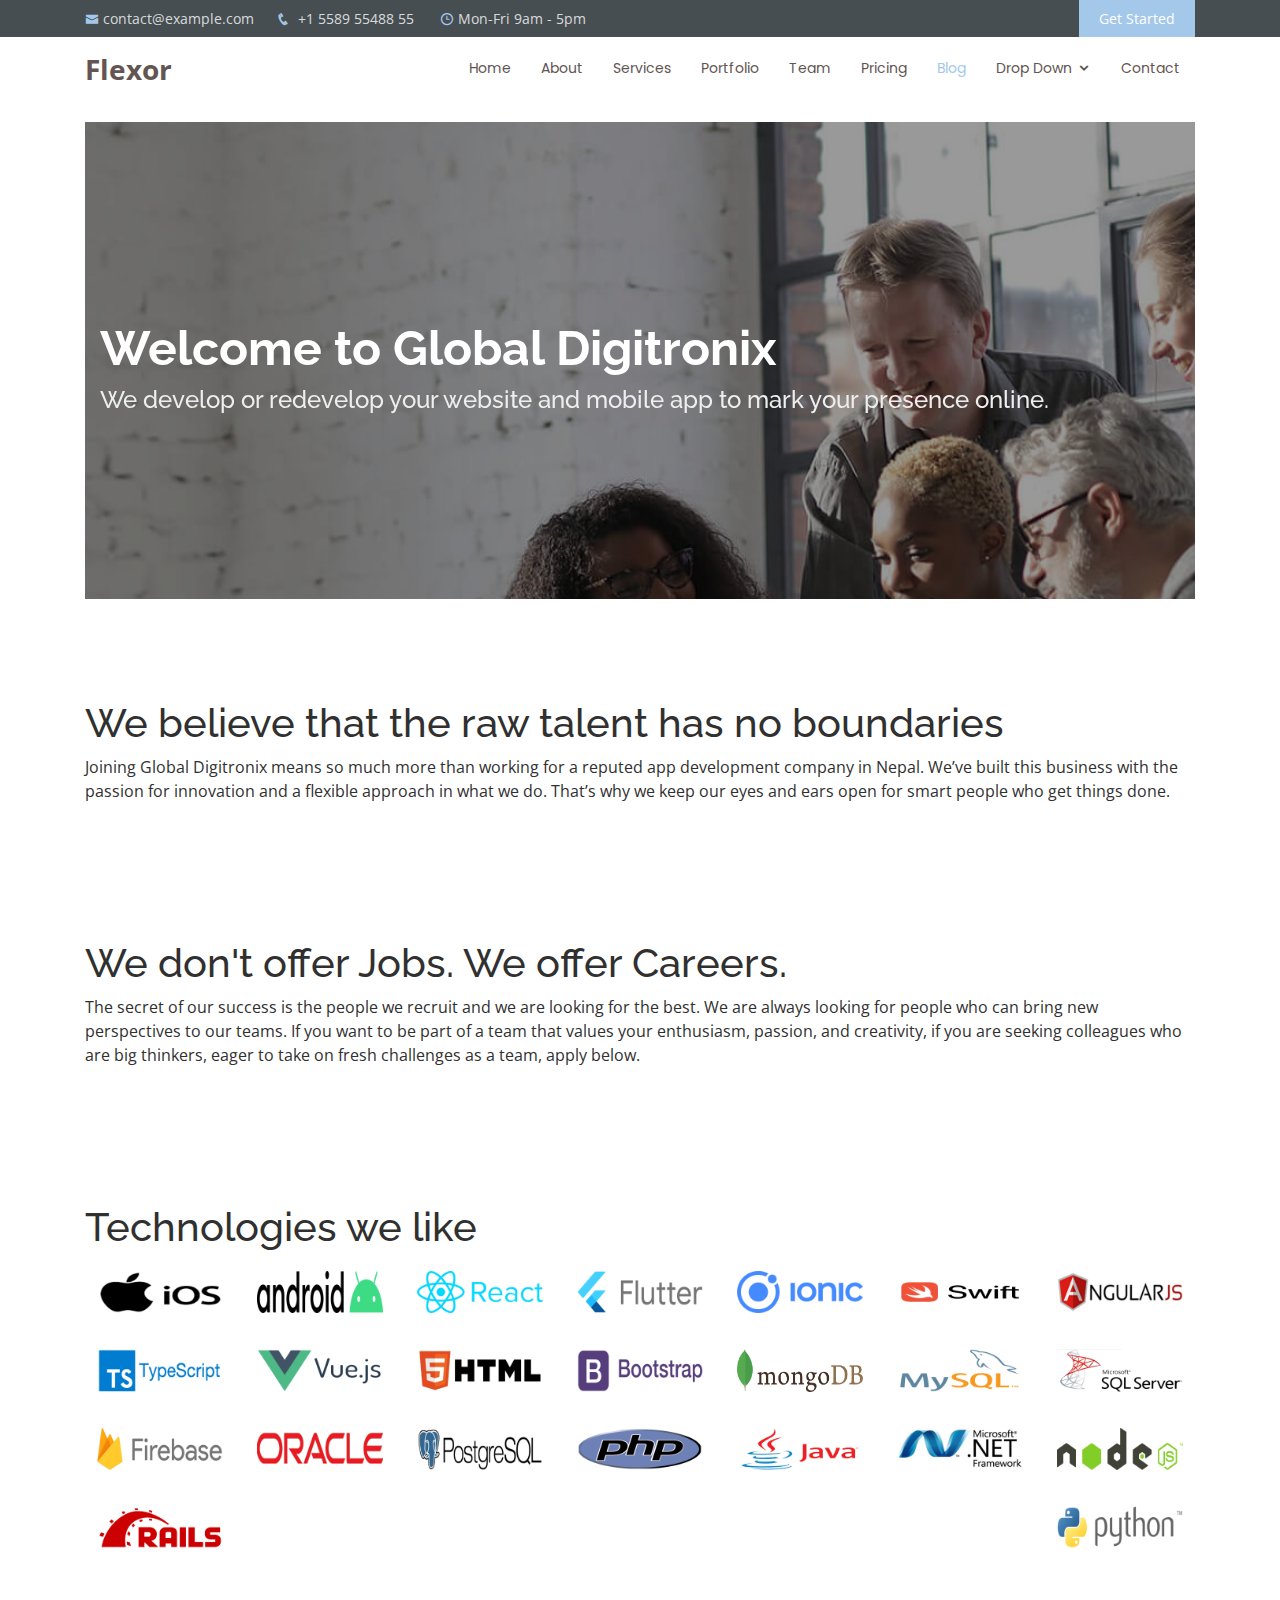
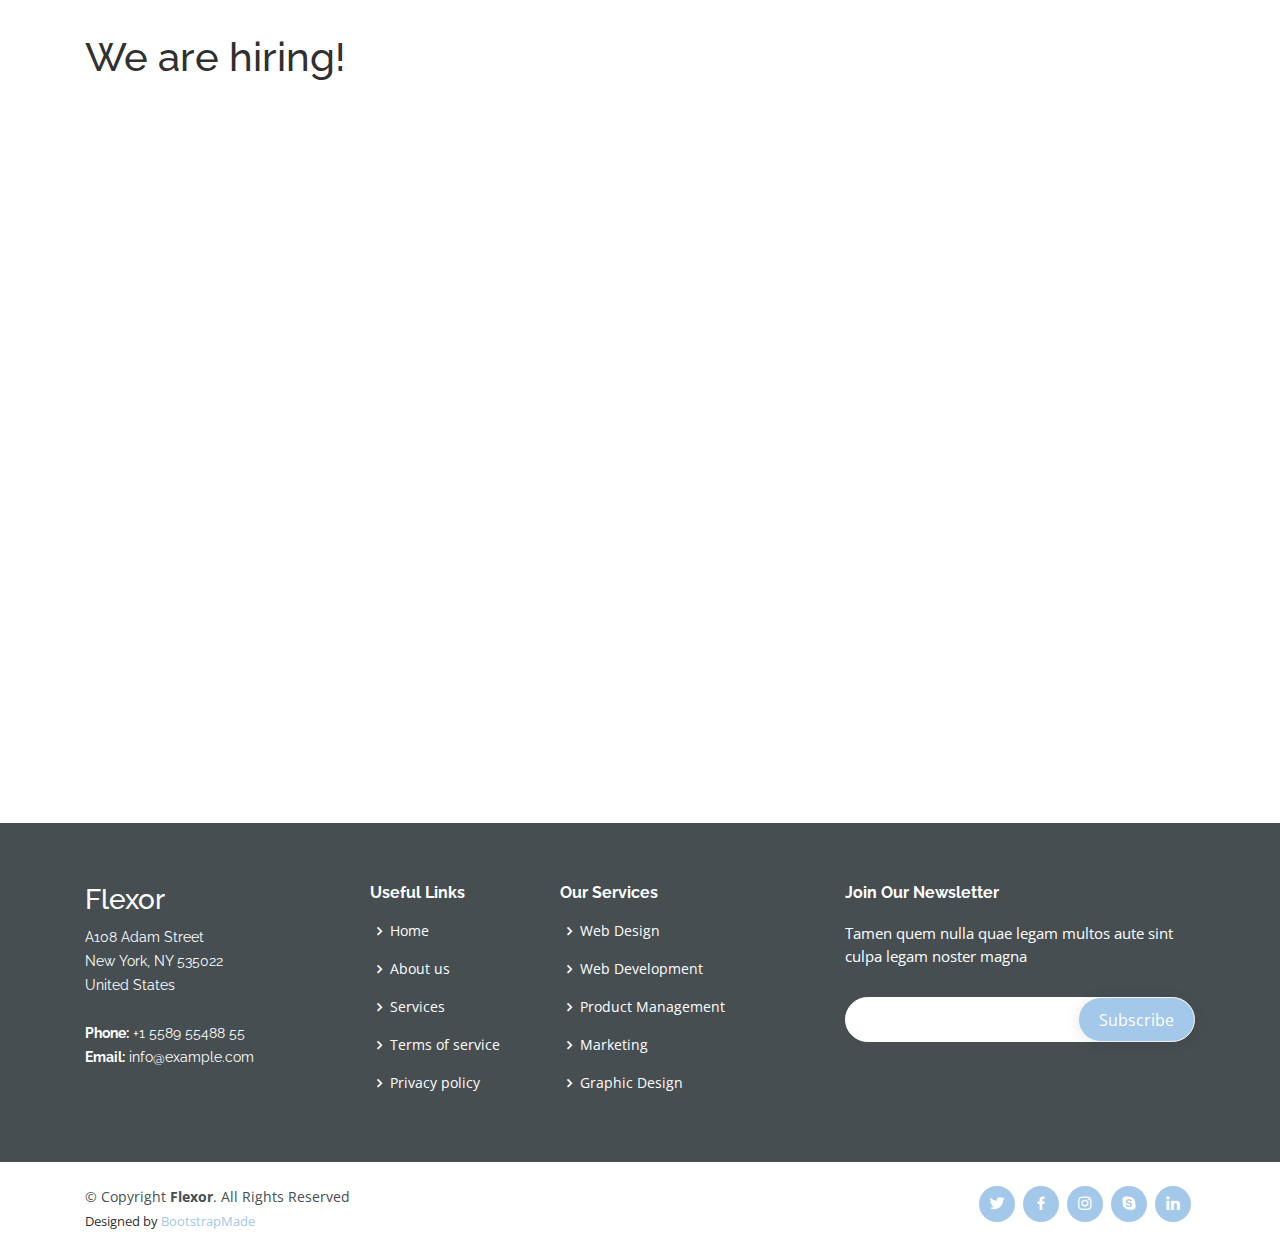
<file: career.html>
<!DOCTYPE html>
<html lang="en">
  <head>
    <meta charset="utf-8" />
    <meta content="width=device-width, initial-scale=1.0" name="viewport" />

    <title>Global Digitronix</title>
    <meta content="" name="description" />
    <meta content="" name="keywords" />

    <!-- Favicons -->
    <link href="assets/img/favicon.png" rel="icon" />
    <link href="assets/img/apple-touch-icon.png" rel="apple-touch-icon" />

    <!-- Google Fonts -->
    <link
      href="https://fonts.googleapis.com/css?family=Open+Sans:300,300i,400,400i,600,600i,700,700i|Raleway:300,300i,400,400i,500,500i,600,600i,700,700i|Poppins:300,300i,400,400i,500,500i,600,600i,700,700i"
      rel="stylesheet"
    />

    <!-- Vendor CSS Files -->
    <link
      href="assets/vendor/bootstrap/css/bootstrap.min.css"
      rel="stylesheet"
    />
    <link href="assets/vendor/icofont/icofont.min.css" rel="stylesheet" />
    <link href="assets/vendor/boxicons/css/boxicons.min.css" rel="stylesheet" />
    <link href="assets/vendor/venobox/venobox.css" rel="stylesheet" />
    <link
      href="assets/vendor/owl.carousel/assets/owl.carousel.min.css"
      rel="stylesheet"
    />
    <link href="assets/vendor/aos/aos.css" rel="stylesheet" />

    <!-- Template Main CSS File -->
    <link href="assets/css/style.css" rel="stylesheet" />
  </head>

  <body>
    <!-- ======= Top Bar ======= -->
    <section id="topbar" class="d-none d-lg-block">
      <div class="container d-flex">
        <div class="contact-info mr-auto">
          <ul>
            <li>
              <i class="icofont-envelope"></i
              ><a href="mailto:contact@example.com">contact@example.com</a>
            </li>
            <li><i class="icofont-phone"></i> +1 5589 55488 55</li>
            <li>
              <i class="icofont-clock-time icofont-flip-horizontal"></i> Mon-Fri
              9am - 5pm
            </li>
          </ul>
        </div>
        <div class="cta">
          <a href="#about" class="scrollto">Get Started</a>
        </div>
      </div>
    </section>

    <!-- ======= Header ======= -->
    <header id="header">
      <div class="container d-flex">
        <div class="logo mr-auto">
          <h1 class="text-light">
            <a href="index.html"><span>Flexor</span></a>
          </h1>
          <!-- Uncomment below if you prefer to use an image logo -->
          <!-- <a href="index.html"><img src="assets/img/logo.png" alt="" class="img-fluid"></a>-->
        </div>

        <nav class="nav-menu d-none d-lg-block">
          <ul>
            <li><a href="index.html">Home</a></li>
            <li><a href="#about">About</a></li>
            <li><a href="#services">Services</a></li>
            <li><a href="#portfolio">Portfolio</a></li>
            <li><a href="#team">Team</a></li>
            <li><a href="#pricing">Pricing</a></li>
            <li class="active"><a href="blog.html">Blog</a></li>
            <li class="drop-down">
              <a href="">Drop Down</a>
              <ul>
                <li><a href="#">Drop Down 1</a></li>
                <li class="drop-down">
                  <a href="#">Drop Down 2</a>
                  <ul>
                    <li><a href="#">Deep Drop Down 1</a></li>
                    <li><a href="#">Deep Drop Down 2</a></li>
                    <li><a href="#">Deep Drop Down 3</a></li>
                    <li><a href="#">Deep Drop Down 4</a></li>
                    <li><a href="#">Deep Drop Down 5</a></li>
                  </ul>
                </li>
                <li><a href="#">Drop Down 3</a></li>
                <li><a href="#">Drop Down 4</a></li>
                <li><a href="#">Drop Down 5</a></li>
              </ul>
            </li>
            <li><a href="#contact">Contact</a></li>
          </ul>
        </nav>
        <!-- .nav-menu -->
      </div>
    </header>
    <!-- End Header -->

    <main id="main">
      <!-- ======= Breadcrumbs ======= -->
      <section id="breadcrumbs" class="breadcrumbs">
        <div class="container">
          <!-- ======= Hero Section ======= -->
          <section
            id="hero"
            class="d-flex flex-column justify-content-center align-items-center"
          >
            <div class="container" data-aos="fade-in">
              <h1>Welcome to Global Digitronix</h1>
              <h2>
                We develop or redevelop your website and mobile app to mark your
                presence online.
              </h2>
            </div>
          </section>
          <!-- End Hero -->
          <h2>Blog</h2>
        </div>
      </section>
      <!-- End Breadcrumbs -->

      <section>
        <div class="container">
          <h1>We believe that the raw talent has no boundaries</h1>
          <p>
            Joining Global Digitronix means so much more than working for a
            reputed app development company in Nepal. We’ve built this business
            with the passion for innovation and a flexible approach in what we
            do. That’s why we keep our eyes and ears open for smart people who
            get things done.
          </p>
        </div>
      </section>

      <section>
        <div class="container">
          <h1>We don't offer Jobs. We offer Careers.</h1>
          <p>
            The secret of our success is the people we recruit and we are
            looking for the best. We are always looking for people who can bring
            new perspectives to our teams. If you want to be part of a team that
            values your enthusiasm, passion, and creativity, if you are seeking
            colleagues who are big thinkers, eager to take on fresh challenges
            as a team, apply below.
          </p>
        </div>
      </section>

      <section>
        <div class="container">
          <div class="career-technologies">
            <h1>Technologies we like</h1>
            <div class="d-flex flex-wrap justify-content-between">
              <img src="assets/img/tech/mobile/ios.png" alt="iOS" />
              <img src="assets/img/tech/mobile/android.png" alt="Android" />
              <img src="assets/img/tech/mobile/native.png" alt="React Native" />
              <img src="assets/img/tech/mobile/flutter.png" alt="Flutter" />
              <img src="assets/img/tech/mobile/ionic.png" alt="Ionic" />
              <img src="assets/img/tech/mobile/swift.png" alt="Swift" />
              <img
                src="assets/img/tech/frontend/angular-js.png"
                alt="Angular JS"
              />
              <img
                src="assets/img/tech/frontend/typescript.png"
                alt="Typescript"
              />
              <img src="assets/img/tech/frontend/vue-js.png" alt="Vue JS" />
              <img src="assets/img/tech/frontend/html5.png" alt="HTML5" />
              <img
                src="assets/img/tech/frontend/bootstrap.png"
                alt="Bootstrap"
              />
              <img src="assets/img/tech/database/mongo-db.png" alt="Mongo DB" />
              <img src="assets/img/tech/database/my-sql.png" alt="MySql" />
              <img src="assets/img/tech/database/ms-sql.png" alt="MsSql" />
              <img src="assets/img/tech/database/firebase.png" alt="Firebase" />
              <img src="assets/img/tech/database/oracle.png" alt="Oracle" />
              <img
                src="assets/img/tech/database/postgresql.png"
                alt="PostgreSql"
              />
              <img src="assets/img/tech/backend/php.png" alt="PHP" />
              <img src="assets/img/tech/backend/java.png" alt="Java" />
              <img
                src="assets/img/tech/backend/dot-net.png"
                alt=".Net Framework"
              />
              <img src="assets/img/tech/backend/node-js.png" alt="Node JS" />
              <img
                src="assets/img/tech/backend/rails.png"
                alt="Ruby on Rails"
              />
              <img src="assets/img/tech/backend/python.png" alt="Python" />
            </div>
          </div>
        </div>
      </section>

      <!-- ======= Blog Section ======= -->
      <section id="blog" class="blog">
        <div class="container">
          <h1 class="mb-5">We are hiring!</h1>
          <div class="row">
            <div
              class="col-lg-4 col-md-6 d-flex align-items-stretch"
              data-aos="fade-up"
            >
              <article class="entry">
                <div class="entry-img">
                  <img src="assets/img/blog-1.jpg" alt="" class="img-fluid" />
                </div>

                <h2 class="entry-title">
                  <a href="blog-single.html">PHP Developer</a>
                </h2>

                <div class="entry-meta">
                  <ul>
                    <li class="d-flex align-items-center">
                      <i class="icofont-wall-clock"></i>
                      <a href="blog-single.html"
                        ><time datetime="2020-01-01">Jan 1, 2020</time></a
                      >
                    </li>
                  </ul>
                </div>

                <div class="entry-content">
                  <p>
                    Similique neque nam consequuntur ad non maxime aliquam quas.
                    Quibusdam animi praesentium. Aliquam et laboriosam eius aut
                    nostrum quidem aliquid dicta zena prista maraeda talan mas
                    indera.
                  </p>
                  <div class="read-more">
                    <a href="blog-single.html">Read More</a>
                  </div>
                </div>
              </article>
              <!-- End blog entry -->
            </div>

            <div
              class="col-lg-4 col-md-6 d-flex align-items-stretch"
              data-aos="fade-up"
            >
              <article class="entry">
                <div class="entry-img">
                  <img src="assets/img/blog-2.jpg" alt="" class="img-fluid" />
                </div>

                <h2 class="entry-title">
                  <a href="blog-single.html">UX/UI Designer</a>
                </h2>

                <div class="entry-meta">
                  <ul>
                    <li class="d-flex align-items-center">
                      <i class="icofont-wall-clock"></i>
                      <a href="blog-single.html"
                        ><time datetime="2020-01-01">Jan 1, 2020</time></a
                      >
                    </li>
                  </ul>
                </div>

                <div class="entry-content">
                  <p>
                    Ad impedit qui officiis est in non aliquid veniam laborum.
                    Id ipsum qui aut. Sit aliquam et quia molestias laboriosam.
                    Tempora nam odit omnis eum corrupti qui aliquid excepturi
                    molestiae. Facilis et sint quos sed voluptas. Maxime sed
                    tempore enim omnis non alias.
                  </p>
                  <div class="read-more">
                    <a href="blog-single.html">Read More</a>
                  </div>
                </div>
              </article>
              <!-- End blog entry -->
            </div>

            <div
              class="col-lg-4 col-md-6 d-flex align-items-stretch"
              data-aos="fade-up"
            >
              <article class="entry">
                <div class="entry-img">
                  <img src="assets/img/blog-3.jpg" alt="" class="img-fluid" />
                </div>

                <h2 class="entry-title">
                  <a href="blog-single.html">Frontend Developer</a>
                </h2>

                <div class="entry-meta">
                  <ul>
                    <li class="d-flex align-items-center">
                      <i class="icofont-wall-clock"></i>
                      <a href="blog-single.html"
                        ><time datetime="2020-01-01">Jan 1, 2020</time></a
                      >
                    </li>
                  </ul>
                </div>

                <div class="entry-content">
                  <p>
                    Aut iste neque ut illum qui perspiciatis similique
                    recusandae non. Fugit autem dolorem labore omnis et. Eum
                    temporibus fugiat voluptate enim tenetur sunt omnis tara
                    kero pakla metaruna nedore stan.
                  </p>
                  <div class="read-more">
                    <a href="blog-single.html">Read More</a>
                  </div>
                </div>
              </article>
              <!-- End blog entry -->
            </div>
          </div>
        </div>
      </section>
      <!-- End Blog Section -->
    </main>
    <!-- End #main -->

    <!-- ======= Footer ======= -->
    <footer id="footer">
      <div class="footer-top">
        <div class="container">
          <div class="row">
            <div class="col-lg-3 col-md-6 footer-contact">
              <h3>Flexor</h3>
              <p>
                A108 Adam Street <br />
                New York, NY 535022<br />
                United States <br /><br />
                <strong>Phone:</strong> +1 5589 55488 55<br />
                <strong>Email:</strong> info@example.com<br />
              </p>
            </div>

            <div class="col-lg-2 col-md-6 footer-links">
              <h4>Useful Links</h4>
              <ul>
                <li>
                  <i class="bx bx-chevron-right"></i> <a href="#">Home</a>
                </li>
                <li>
                  <i class="bx bx-chevron-right"></i> <a href="#">About us</a>
                </li>
                <li>
                  <i class="bx bx-chevron-right"></i> <a href="#">Services</a>
                </li>
                <li>
                  <i class="bx bx-chevron-right"></i>
                  <a href="#">Terms of service</a>
                </li>
                <li>
                  <i class="bx bx-chevron-right"></i>
                  <a href="#">Privacy policy</a>
                </li>
              </ul>
            </div>

            <div class="col-lg-3 col-md-6 footer-links">
              <h4>Our Services</h4>
              <ul>
                <li>
                  <i class="bx bx-chevron-right"></i> <a href="#">Web Design</a>
                </li>
                <li>
                  <i class="bx bx-chevron-right"></i>
                  <a href="#">Web Development</a>
                </li>
                <li>
                  <i class="bx bx-chevron-right"></i>
                  <a href="#">Product Management</a>
                </li>
                <li>
                  <i class="bx bx-chevron-right"></i> <a href="#">Marketing</a>
                </li>
                <li>
                  <i class="bx bx-chevron-right"></i>
                  <a href="#">Graphic Design</a>
                </li>
              </ul>
            </div>

            <div class="col-lg-4 col-md-6 footer-newsletter">
              <h4>Join Our Newsletter</h4>
              <p>
                Tamen quem nulla quae legam multos aute sint culpa legam noster
                magna
              </p>
              <form action="" method="post">
                <input type="email" name="email" /><input
                  type="submit"
                  value="Subscribe"
                />
              </form>
            </div>
          </div>
        </div>
      </div>

      <div class="container d-lg-flex py-4">
        <div class="mr-lg-auto text-center text-lg-left">
          <div class="copyright">
            &copy; Copyright <strong><span>Flexor</span></strong
            >. All Rights Reserved
          </div>
          <div class="credits">
            <!-- All the links in the footer should remain intact. -->
            <!-- You can delete the links only if you purchased the pro version. -->
            <!-- Licensing information: https://bootstrapmade.com/license/ -->
            <!-- Purchase the pro version with working PHP/AJAX contact form: https://bootstrapmade.com/flexor-free-multipurpose-bootstrap-template/ -->
            Designed by <a href="https://bootstrapmade.com/">BootstrapMade</a>
          </div>
        </div>
        <div class="social-links text-center text-lg-right pt-3 pt-lg-0">
          <a href="#" class="twitter"><i class="bx bxl-twitter"></i></a>
          <a href="#" class="facebook"><i class="bx bxl-facebook"></i></a>
          <a href="#" class="instagram"><i class="bx bxl-instagram"></i></a>
          <a href="#" class="google-plus"><i class="bx bxl-skype"></i></a>
          <a href="#" class="linkedin"><i class="bx bxl-linkedin"></i></a>
        </div>
      </div>
    </footer>
    <!-- End Footer -->

    <a href="#" class="back-to-top"><i class="icofont-simple-up"></i></a>

    <!-- Vendor JS Files -->
    <script src="assets/vendor/jquery/jquery.min.js"></script>
    <script src="assets/vendor/bootstrap/js/bootstrap.bundle.min.js"></script>
    <script src="assets/vendor/jquery.easing/jquery.easing.min.js"></script>
    <script src="assets/vendor/php-email-form/validate.js"></script>
    <script src="assets/vendor/jquery-sticky/jquery.sticky.js"></script>
    <script src="assets/vendor/venobox/venobox.min.js"></script>
    <script src="assets/vendor/owl.carousel/owl.carousel.min.js"></script>
    <script src="assets/vendor/isotope-layout/isotope.pkgd.min.js"></script>
    <script src="assets/vendor/aos/aos.js"></script>

    <!-- Template Main JS File -->
    <script src="assets/js/main.js"></script>
  </body>
</html>
</file>
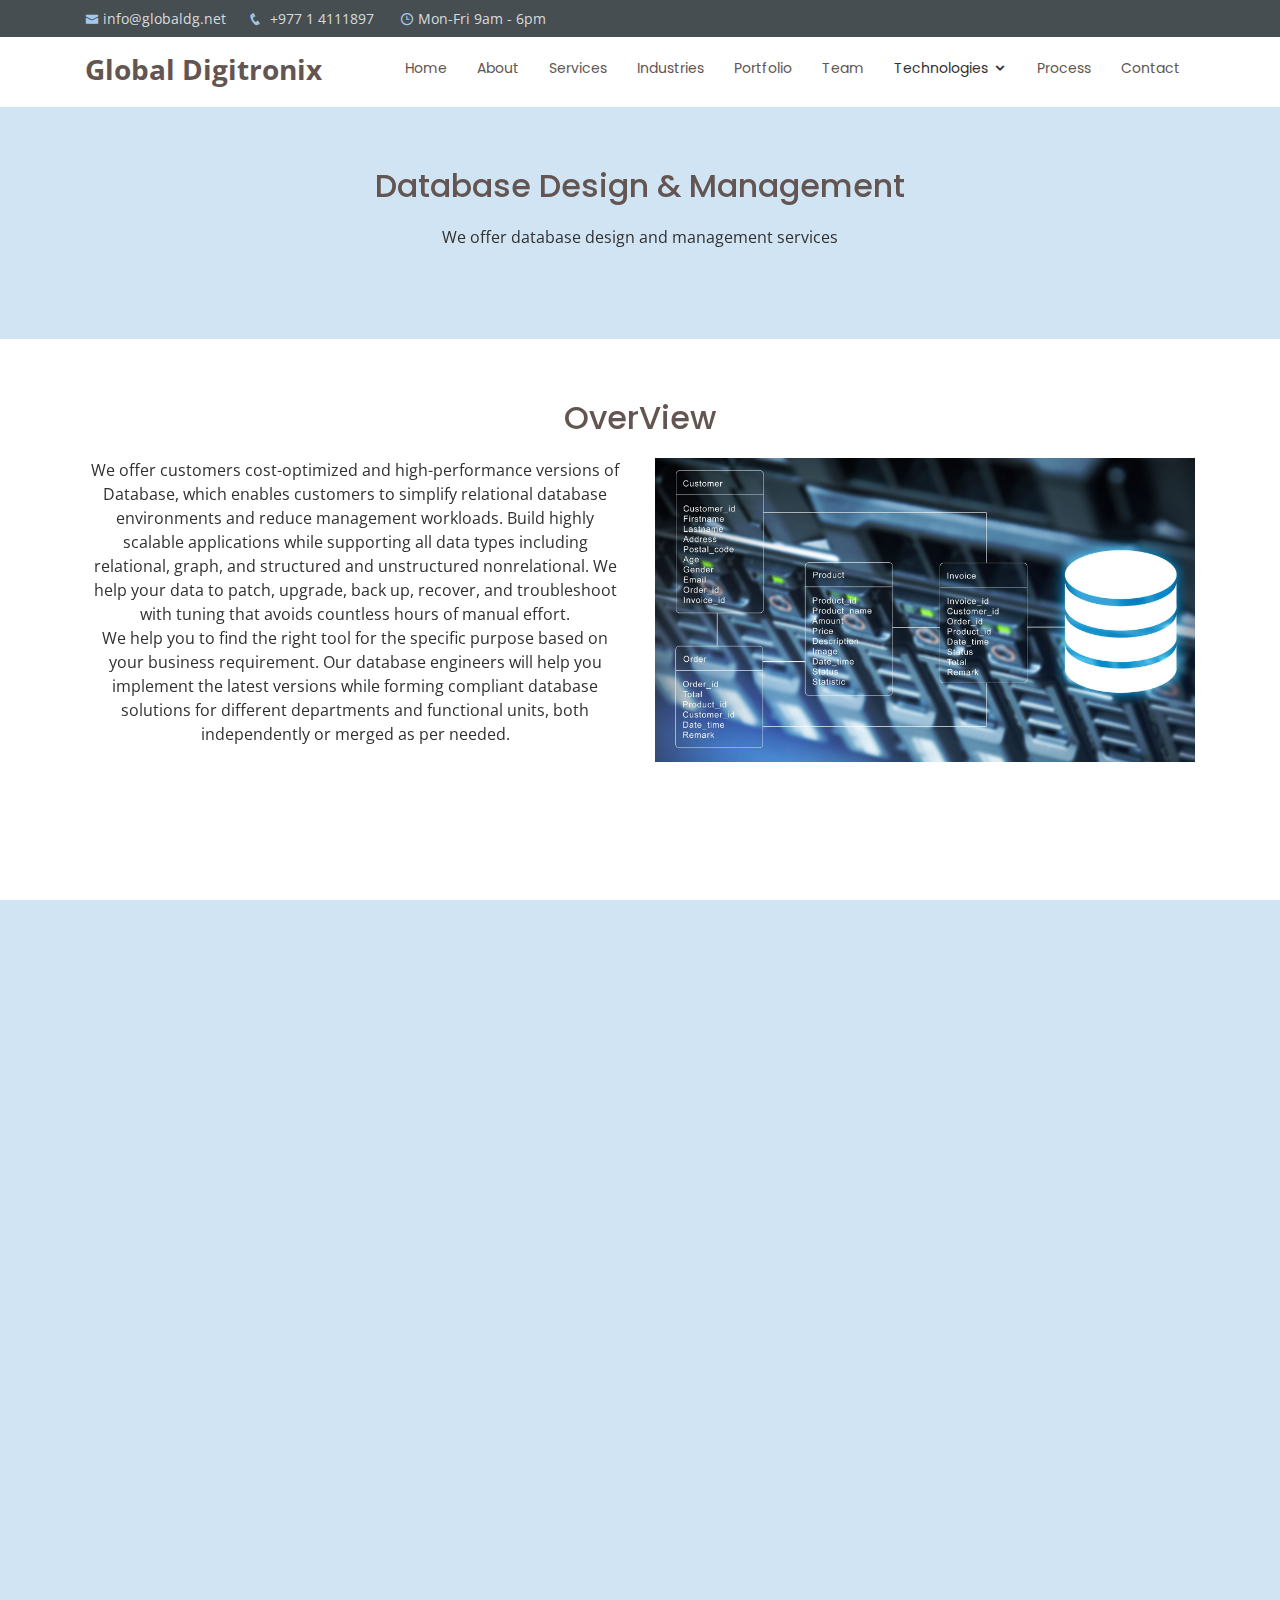
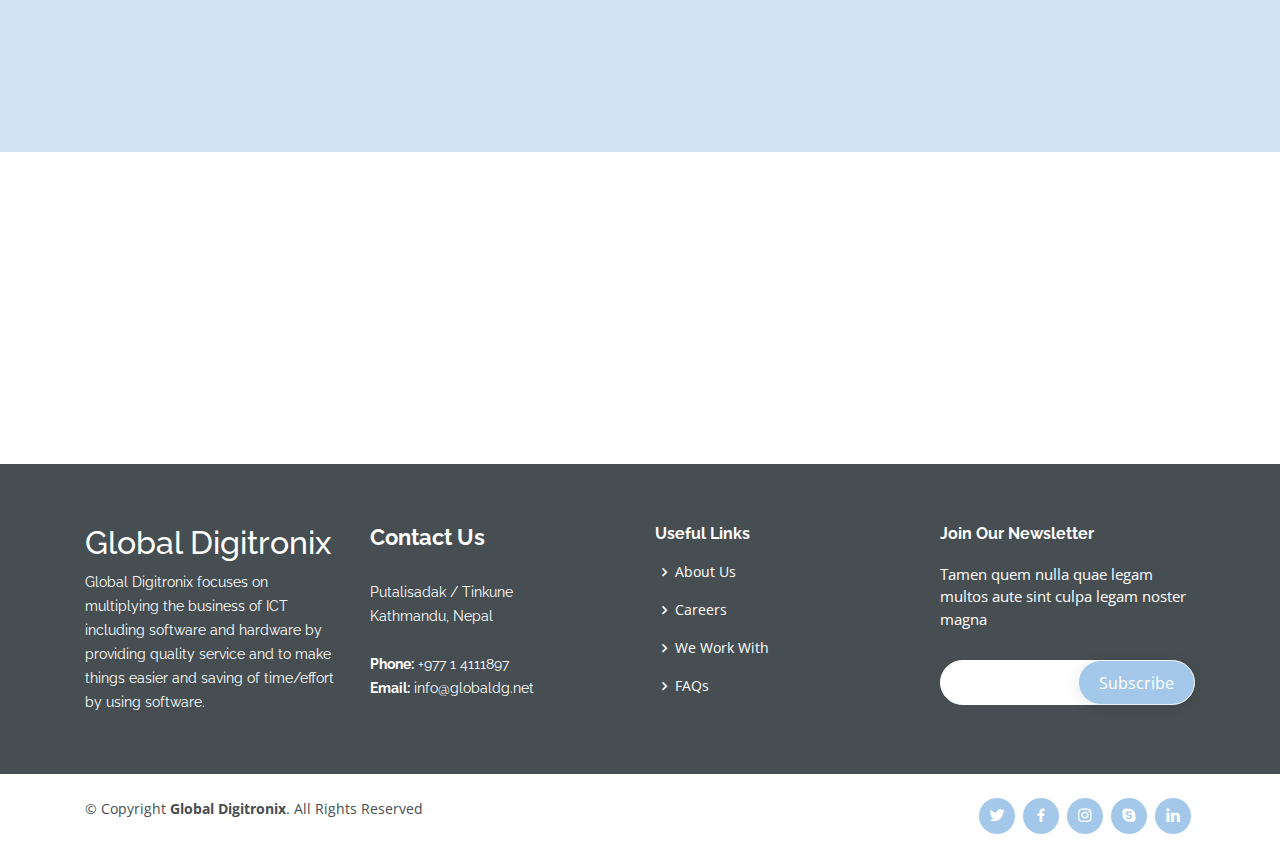
<file: database.html>
<!DOCTYPE html>
<html lang="en">

<head>
    <meta charset="utf-8" />
    <meta content="width=device-width, initial-scale=1.0" name="viewport" />

    <title>Global Digitronix</title>
    <meta content="" name="description" />
    <meta content="" name="keywords" />

    <!-- Favicons -->
    <link href="assets/img/favicon.png" rel="icon" />
    <link href="assets/img/apple-touch-icon.png" rel="apple-touch-icon" />

    <!-- Google Fonts -->
    <link
        href="https://fonts.googleapis.com/css?family=Open+Sans:300,300i,400,400i,600,600i,700,700i|Raleway:300,300i,400,400i,500,500i,600,600i,700,700i|Poppins:300,300i,400,400i,500,500i,600,600i,700,700i"
        rel="stylesheet" />

    <!-- Vendor CSS Files -->
    <link href="assets/vendor/bootstrap/css/bootstrap.min.css" rel="stylesheet" />
    <link href="assets/vendor/icofont/icofont.min.css" rel="stylesheet" />
    <link href="assets/vendor/boxicons/css/boxicons.min.css" rel="stylesheet" />
    <link href="assets/vendor/venobox/venobox.css" rel="stylesheet" />
    <link href="assets/vendor/owl.carousel/assets/owl.carousel.min.css" rel="stylesheet" />
    <link href="assets/vendor/aos/aos.css" rel="stylesheet" />

    <!-- Template Main CSS File -->
    <link href="assets/css/style.css" rel="stylesheet" />
</head>

<body>
    <!-- ======= Top Bar ======= -->
    <section id="topbar" class="d-none d-lg-block">
        <div class="container d-flex">
            <div class="contact-info mr-auto">
                <ul>
                    <li>
                        <i class="icofont-envelope"></i><a href="mailto:info@globaldg.net">info@globaldg.net</a>
                    </li>
                    <li><i class="icofont-phone"></i> +977 1 4111897</li>
                    <li>
                        <i class="icofont-clock-time icofont-flip-horizontal"></i> Mon-Fri
                        9am - 6pm
                    </li>
                </ul>
            </div>
        </div>
    </section>

    <!-- ======= Header ======= -->
    <header id="header">
        <div class="container d-flex">
            <div class="logo mr-auto">
                <h1 class="text-light">
                    <a href="index.html"><span>Global Digitronix</span></a>
                </h1>
                <!-- Uncomment below if you prefer to use an image logo -->
                <!-- <a href="index.html"><img src="assets/img/logo.png" alt="" class="img-fluid"></a> -->
            </div>

            <nav class="nav-menu d-none d-lg-block">
                <ul>
                    <li><a href="index.html">Home</a></li>
                    <li><a href="index.html#about">About</a></li>
                    <li><a href="index.html#services">Services</a></li>
                    <li><a href="index.html#industries">Industries</a></li>
                    <li><a href="index.html#portfolio">Portfolio</a></li>
                    <li><a href="index.html#team">Team</a></li>
                    <li class="drop-down">
                        <a>Technologies</a>
                        <ul>
                            <li><a href="mobile.html">Mobile</a></li>
                            <li><a href="backend.html">Backend</a></li>
                            <li><a href="frontend.html">Frontend</a></li>
                            <li><a href="database.html">Database</a></li>
                        </ul>
                    </li>
                    <li><a href="index.html#devProcess">Process</a></li>
                    <li><a href="index.html#contact">Contact</a></li>
                </ul>
            </nav>
            <!-- .nav-menu -->
        </div>
    </header>
    <!-- End Header -->

    <main id="main">
        <!-- ======= We Build Section ======= -->
        <section id="build" class="build section-bg">
            <div class="container">
                <div class="section-title" data-aos="fade-up">
                    <h2>Database Design & Management</h2>
                    <p>We offer database design and management services</p>
                </div>
            </div>
        </section>
        <!-- End We Build Section -->

        <!-- ======= Overview Section ======= -->
        <section id="overview" class="overview">
            <div class="container">
                <div class="section-title">
                    <h2 data-aos="fade-up">OverView</h2>
                    <div class="row">
                        <div class="col-md-6" data-aos="fade-right">
                            <p>
                                We offer customers cost-optimized and high-performance versions of Database, which
                                enables customers to simplify relational database environments and reduce management
                                workloads. Build highly scalable applications while supporting all data types including
                                relational, graph, and structured and unstructured nonrelational. We help your data to
                                patch, upgrade, back up, recover, and troubleshoot with tuning that avoids countless
                                hours of manual effort.
                            </p>
                            <p>
                                We help you to find the right tool for the specific purpose based on your business
                                requirement. Our database engineers will help you implement the latest versions while
                                forming compliant database solutions for different departments and functional units,
                                both independently or merged as per needed.
                            </p>
                        </div>
                        <div class="col-md-6" data-aos="fade-left">
                            <img src="assets/img/tech/database/overview.jpg" alt="" class="w-100 mb-5" />
                        </div>
                    </div>
                </div>
            </div>
        </section>
        <!-- End OverView Section -->

        <!-- ======= database Tech Section ======= -->
        <section id="database_tech" class="database_tech section-bg">
            <div class="container">
                <div class="section-title">
                    <h2 data-aos="fade-up" class="mb-5">
                        Database Technologies we work with
                    </h2>
                    <div class="row">
                        <div class="col-12 col-md-4 mb-5" data-aos="fade-up">
                            <div>
                                <img src="assets/img/tech/database/my-sql.svg" alt="" />
                                <h3><strong>MySql Database Development</strong></h3>
                                <p>
                                    We offer flexible engagement models as per custom business needs. We deliver
                                    full-fledged MySQL development services with client satisfaction. We follow
                                    client-centric approach to develop and deploy MySQL applications.
                                </p>
                            </div>
                        </div>
                        <div class="col-12 col-md-4 mb-5" data-aos="fade-up">
                            <div>
                                <img src="assets/img/tech/database/postgresql.svg" alt="" />
                                <h3><strong>PostgreSQL Database Development</strong></h3>
                                <p>
                                    We provide PostgreSQL development services to build robust and scalable websites and
                                    applications with all the features of expensive database systems at a fraction of
                                    the cost with great performance.
                                </p>
                            </div>
                        </div>
                        <div class="col-12 col-md-4 mb-5" data-aos="fade-up">
                            <div>
                                <img src="assets/img/tech/database/oracle.svg" alt="" />
                                <h3><strong>Oracle Database Development</strong></h3>
                                <p>
                                    We offer end-to-end Oracle database application development services which help
                                    clients to tackle complex business problems leveraging rich industry experience and
                                    technical expertise.
                                </p>
                            </div>
                        </div>
                        <div class="col-12 col-md-4 mb-5" data-aos="fade-up">
                            <div>
                                <img src="assets/img/tech/database/firebase.svg" alt="" />
                                <h3><strong>Firebase Database Development</strong></h3>
                                <p>
                                    We use Firebase to build faster and scalable Android, iOS, web apps
                                    with high performing back-end systems. Our Firebase application development
                                    services helps in developing custom chat solutions.
                                </p>
                            </div>
                        </div>
                        <div class="col-12 col-md-4 mb-5" data-aos="fade-up">
                            <div>
                                <img src="assets/img/tech/database/mongo-db.svg" alt="" />
                                <h3><strong>Mongo Database Development</strong></h3>
                                <p>
                                    We deliver solutions that involve real-time analytics, product data management, CMS
                                    and eCommerce operations. Using MongoDB, we create mobile apps with any feature,
                                    data which scales to a large number of users.
                                </p>
                            </div>
                        </div>
                        <div class="col-12 col-md-4 mb-5" data-aos="fade-up">
                            <div>
                                <img src="assets/img/tech/database/ms-sql.svg" alt="" />
                                <h3><strong>MySQL Server Development</strong></h3>
                                <p>
                                    Using MySql Server we work on several types of business domains like providing
                                    solutions for Ecommerce, Real Estate, Store Management, Healthcare, Mobile,
                                    Logistics, Consumer, and various other industries.
                                </p>
                            </div>
                        </div>
                    </div>
                </div>
            </div>
        </section>
        <!-- End database/ Tech Section -->

        <!-- ======= Dg Help Section ======= -->
        <section id="dg_help" class="dg_help">
            <div class="container">
                <div class="section-title">
                    <h2 data-aos="fade-up mb-5">How does Global Digitronix help?</h2>
                    <p data-aos="fade-up">
                        Our database solutions for businesses include end-to-end services that include strategic DB
                        plan, design, development, management, backup and restore, migration, remote DBA services and
                        support, and Big Data solutions.
                    </p>
                    <img src="assets/img/tech/database/my-sql.svg" alt="" data-aos="fade-up" />
                    <img src="assets/img/tech/database/postgresql.svg" alt="" data-aos="fade-up" />
                    <img src="assets/img/tech/database/oracle.svg" alt="" data-aos="fade-up" />
                    <img src="assets/img/tech/database/firebase.svg" alt="" data-aos="fade-up" />
                    <img src="assets/img/tech/database/mongo-db.svg" alt="" data-aos="fade-up" />
                    <img src="assets/img/tech/database/ms-sql.svg" alt="" data-aos="fade-up" />
                </div>
            </div>
        </section>
        <!-- End Dg Help Section -->
    </main>
    <!-- End #main -->

    <!-- ======= Footer ======= -->
    <footer id="footer">
        <div class="footer-top">
            <div class="container">
                <div class="row">
                    <div class="col-lg-3 col-md-6 footer-contact">
                        <h2>Global Digitronix</h2>
                        <p>
                            Global Digitronix focuses on multiplying the business of ICT including software and hardware
                            by providing
                            quality service and to make things easier and saving of time/effort by using software.
                        </p>
                    </div>

                    <div class="col-lg-3 col-md-6 footer-contact">
                        <h4>Contact Us</h4>
                        <p>
                            Putalisadak / Tinkune<br />
                            Kathmandu, Nepal<br /><br />
                            <!-- United States <br><br> -->
                            <strong>Phone:</strong> +977 1 4111897<br />
                            <strong>Email:</strong> info@globaldg.net<br />
                        </p>
                    </div>

                    <div class="col-lg-3 col-md-6 footer-links">
                        <h4>Useful Links</h4>
                        <ul>
                            <li>
                                <i class="bx bx-chevron-right"></i> <a href="about.html">About Us</a>
                            </li>
                            <li>
                                <i class="bx bx-chevron-right"></i> <a href="#">Careers</a>
                            </li>
                            <li>
                                <i class="bx bx-chevron-right"></i>
                                <a href="we-work-with.html">We Work With</a>
                            </li>
                            <li>
                                <i class="bx bx-chevron-right"></i> <a href="faq.html">FAQs</a>
                            </li>
                            <!-- <li><i class="bx bx-chevron-right"></i> <a href="#">Policies</a></li> -->
                        </ul>
                    </div>

                    <div class="col-lg-3 col-md-6 footer-newsletter">
                        <h4>Join Our Newsletter</h4>
                        <p>
                            Tamen quem nulla quae legam multos aute sint culpa legam noster
                            magna
                        </p>
                        <form action="" method="post">
                            <input type="email" name="email" /><input type="submit" value="Subscribe" />
                        </form>
                    </div>
                </div>
            </div>
        </div>

        <div class="container d-lg-flex py-4">
            <div class="mr-lg-auto text-center text-lg-left">
                <div class="copyright">
                    &copy; Copyright <strong><span>Global Digitronix</span></strong>. All Rights Reserved
                </div>
                <div class="credits">
                    <!-- All the links in the footer should remain intact. -->
                    <!-- You can delete the links only if you purchased the pro version. -->
                    <!-- Licensing information: https://bootstrapmade.com/license/ -->
                    <!-- Purchase the pro version with working PHP/AJAX contact form: https://bootstrapmade.com/flexor-free-multipurpose-bootstrap-template/ -->
                    <!-- Designed by <a href="https://bootstrapmade.com/">globaldigitronix team</a> -->
                </div>
            </div>
            <div class="social-links text-center text-lg-right pt-3 pt-lg-0">
                <a href="#" class="twitter"><i class="bx bxl-twitter"></i></a>
                <a href="#" class="facebook"><i class="bx bxl-facebook"></i></a>
                <a href="#" class="instagram"><i class="bx bxl-instagram"></i></a>
                <a href="#" class="google-plus"><i class="bx bxl-skype"></i></a>
                <a href="#" class="linkedin"><i class="bx bxl-linkedin"></i></a>
            </div>
        </div>
    </footer>
    <!-- End Footer -->

    <a href="#" class="back-to-top"><i class="icofont-simple-up"></i></a>

    <!-- Vendor JS Files -->
    <script src="assets/vendor/jquery/jquery.min.js"></script>
    <script src="assets/vendor/bootstrap/js/bootstrap.bundle.min.js"></script>
    <script src="assets/vendor/jquery.easing/jquery.easing.min.js"></script>
    <script src="assets/vendor/php-email-form/validate.js"></script>
    <script src="assets/vendor/jquery-sticky/jquery.sticky.js"></script>
    <script src="assets/vendor/venobox/venobox.min.js"></script>
    <script src="assets/vendor/owl.carousel/owl.carousel.min.js"></script>
    <script src="assets/vendor/isotope-layout/isotope.pkgd.min.js"></script>
    <script src="assets/vendor/aos/aos.js"></script>

    <!-- Template Main JS File -->
    <script src="assets/js/main.js"></script>
</body>

</html>
</file>
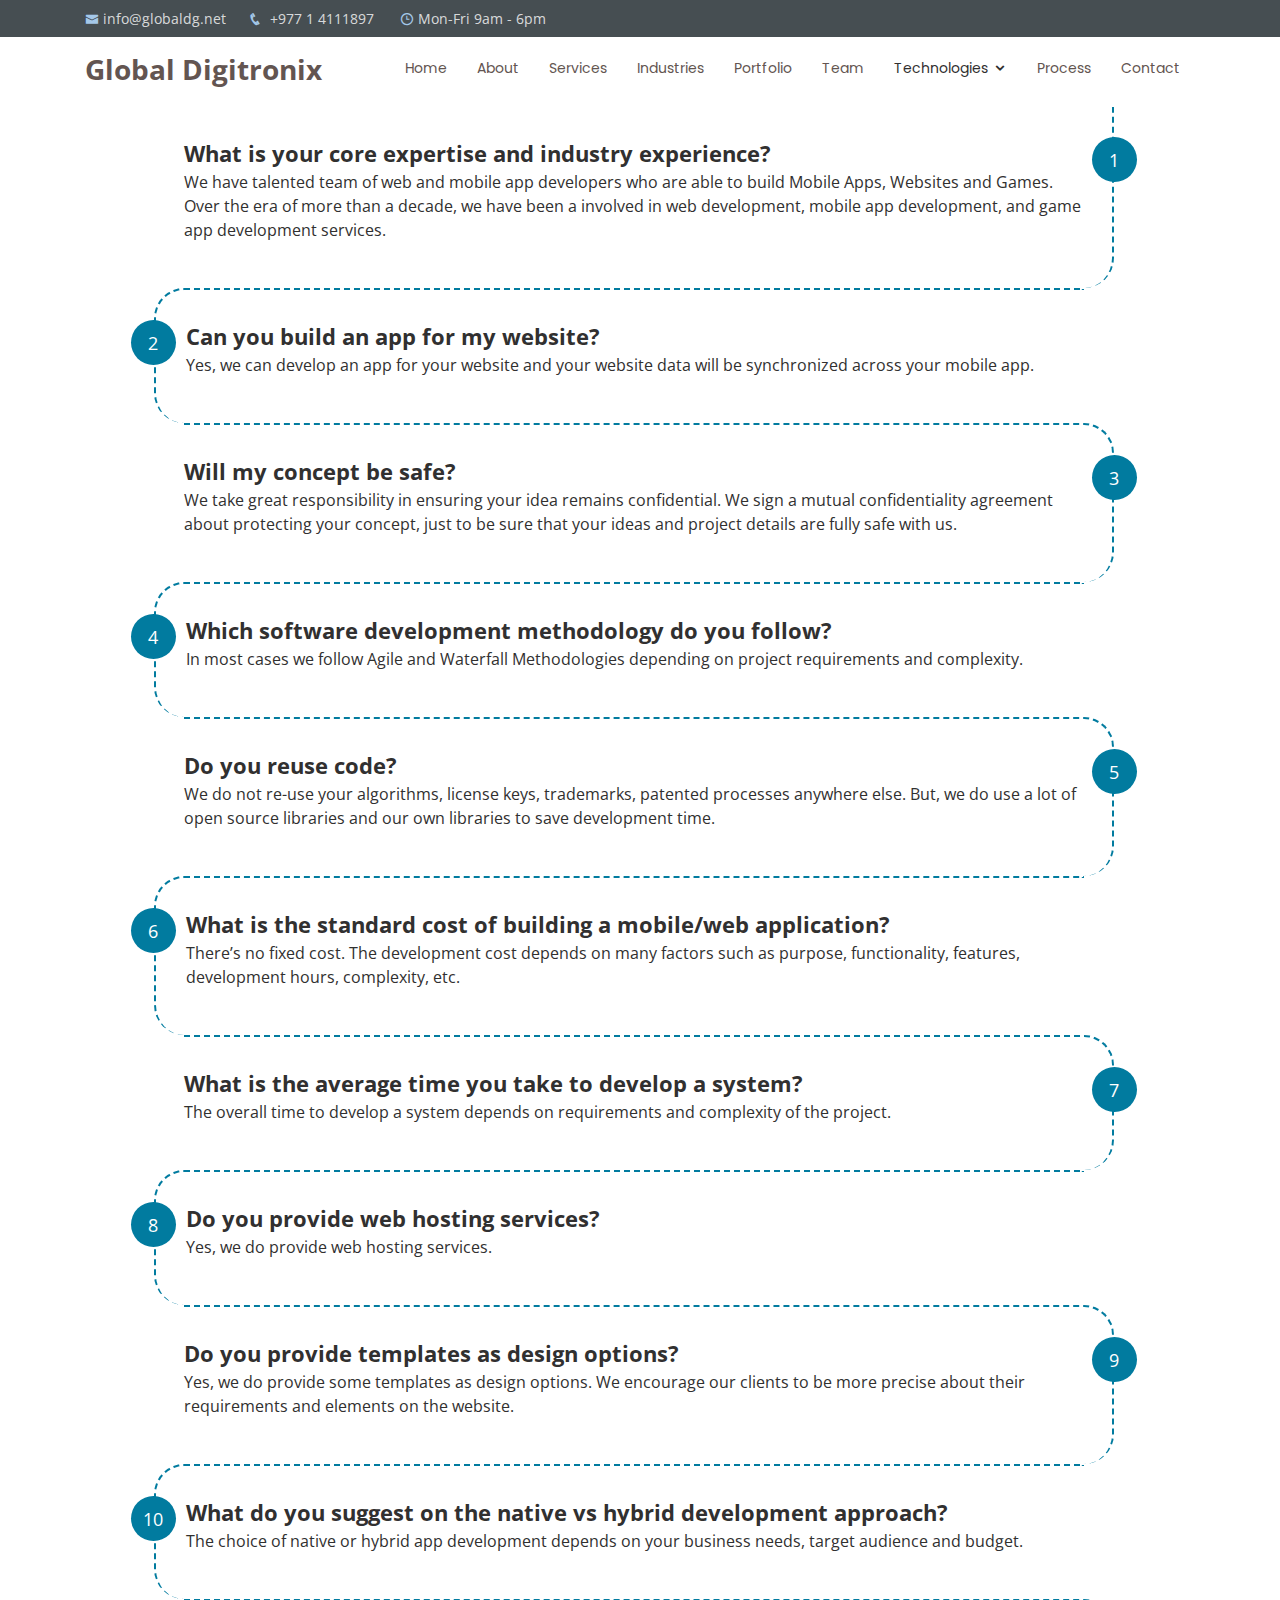
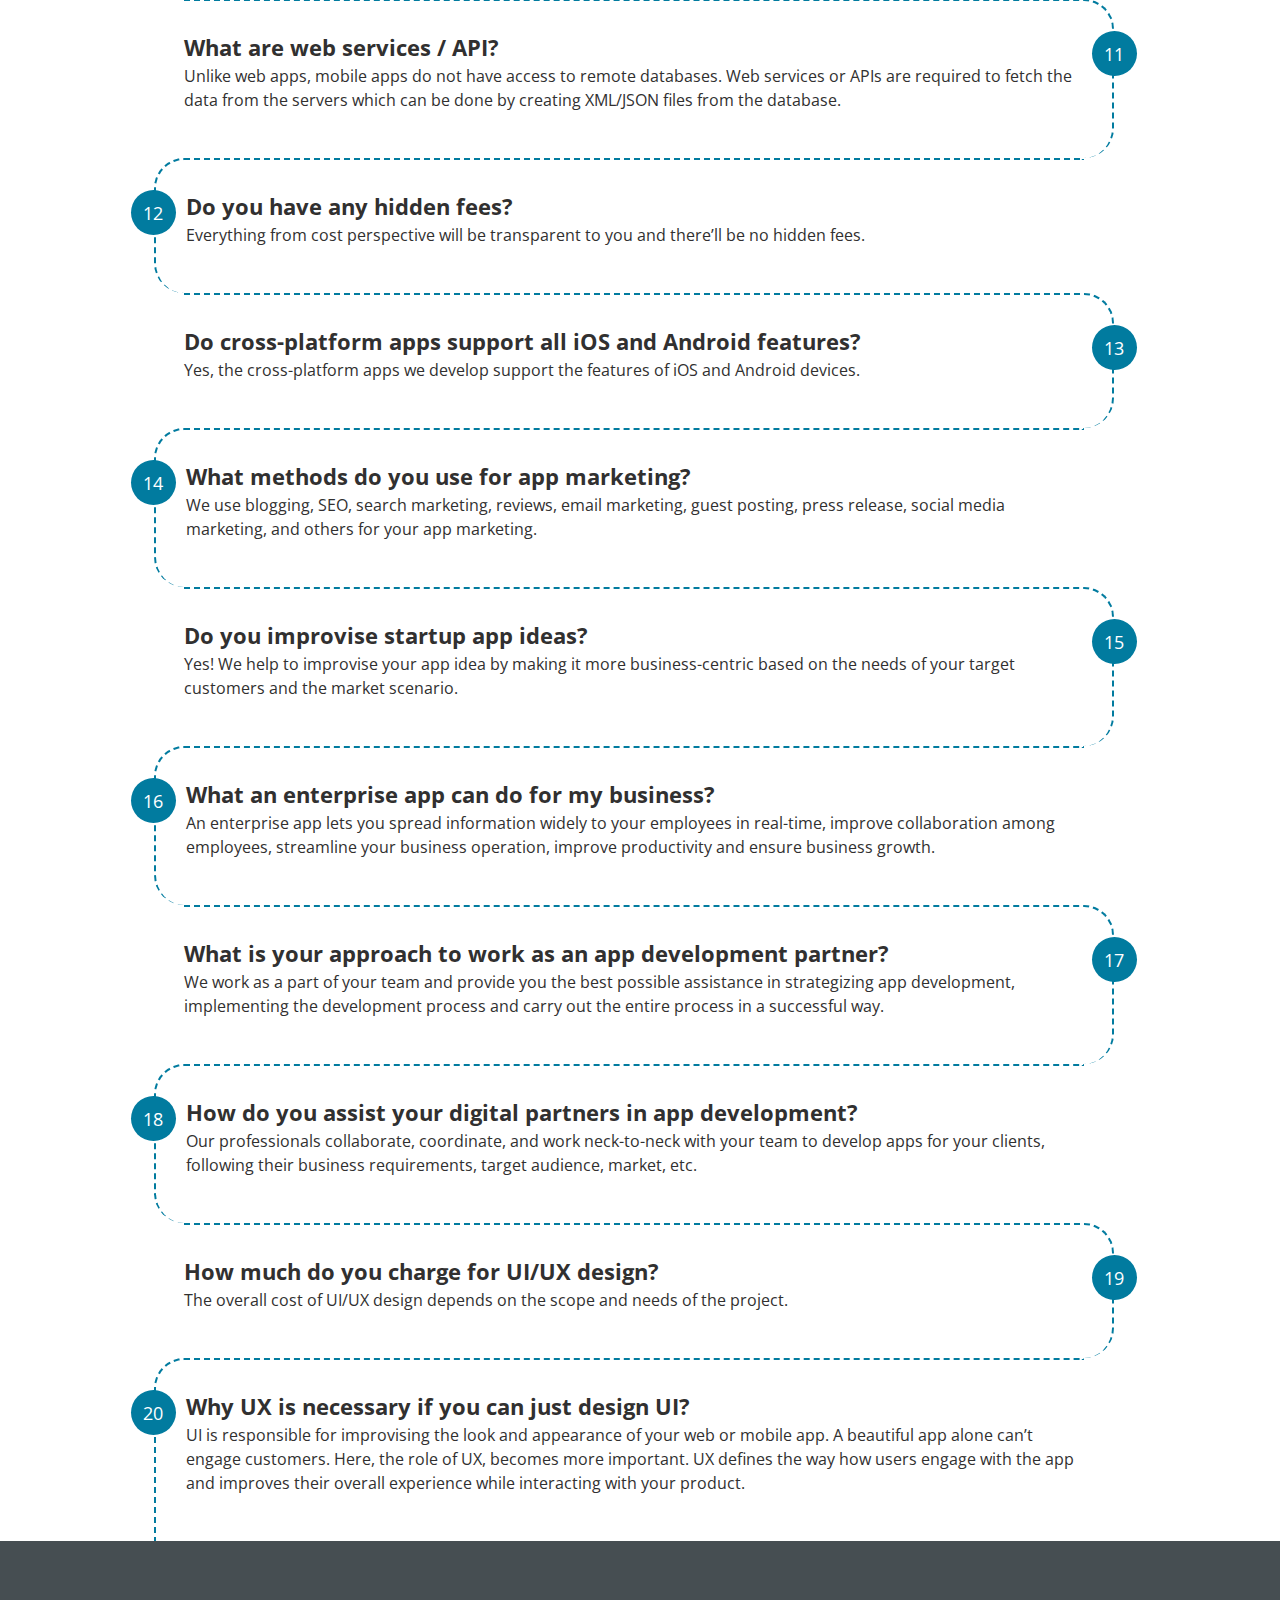
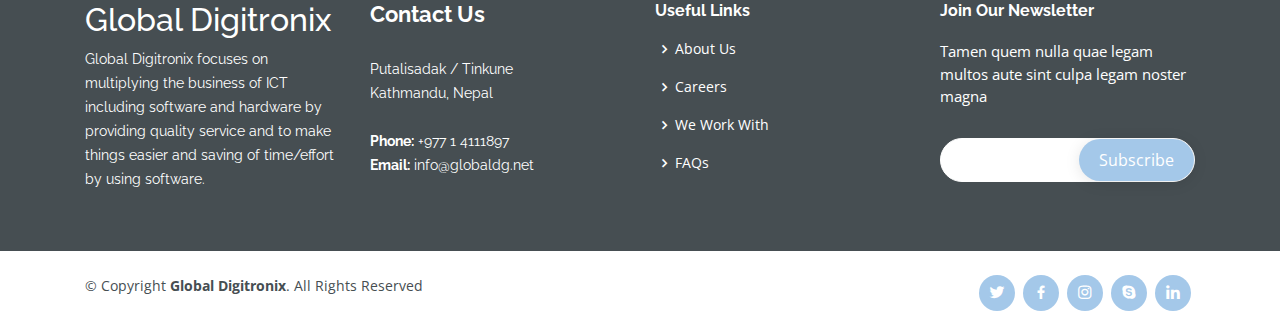
<file: faq.html>
<!DOCTYPE html>
<html lang="en">

<head>
    <meta charset="utf-8" />
    <meta content="width=device-width, initial-scale=1.0" name="viewport" />

    <title>Global Digitronix</title>
    <meta content="" name="description" />
    <meta content="" name="keywords" />

    <!-- Favicons -->
    <link href="assets/img/favicon.png" rel="icon" />
    <link href="assets/img/apple-touch-icon.png" rel="apple-touch-icon" />

    <!-- Google Fonts -->
    <link
        href="https://fonts.googleapis.com/css?family=Open+Sans:300,300i,400,400i,600,600i,700,700i|Raleway:300,300i,400,400i,500,500i,600,600i,700,700i|Poppins:300,300i,400,400i,500,500i,600,600i,700,700i"
        rel="stylesheet" />

    <!-- Vendor CSS Files -->
    <link href="assets/vendor/bootstrap/css/bootstrap.min.css" rel="stylesheet" />
    <link href="assets/vendor/icofont/icofont.min.css" rel="stylesheet" />
    <link href="assets/vendor/boxicons/css/boxicons.min.css" rel="stylesheet" />
    <link href="assets/vendor/venobox/venobox.css" rel="stylesheet" />
    <link href="assets/vendor/owl.carousel/assets/owl.carousel.min.css" rel="stylesheet" />
    <link href="assets/vendor/aos/aos.css" rel="stylesheet" />

    <!-- Template Main CSS File -->
    <link href="assets/css/style.css" rel="stylesheet" />
</head>

<body>
    <!-- ======= Top Bar ======= -->
    <section id="topbar" class="d-none d-lg-block">
        <div class="container d-flex">
            <div class="contact-info mr-auto">
                <ul>
                    <li>
                        <i class="icofont-envelope"></i><a href="mailto:info@globaldg.net">info@globaldg.net</a>
                    </li>
                    <li><i class="icofont-phone"></i> +977 1 4111897</li>
                    <li>
                        <i class="icofont-clock-time icofont-flip-horizontal"></i> Mon-Fri
                        9am - 6pm
                    </li>
                </ul>
            </div>
        </div>
    </section>

    <!-- ======= Header ======= -->
    <header id="header">
        <div class="container d-flex">
            <div class="logo mr-auto">
                <h1 class="text-light">
                    <a href="index.html"><span>Global Digitronix</span></a>
                </h1>
                <!-- Uncomment below if you prefer to use an image logo -->
                <!-- <a href="index.html"><img src="assets/img/logo.png" alt="" class="img-fluid"></a> -->
            </div>

            <nav class="nav-menu d-none d-lg-block">
                <ul>
                    <li><a href="index.html">Home</a></li>
                    <li><a href="index.html#about">About</a></li>
                    <li><a href="index.html#services">Services</a></li>
                    <li><a href="index.html#industries">Industries</a></li>
                    <li><a href="index.html#portfolio">Portfolio</a></li>
                    <li><a href="index.html#team">Team</a></li>
                    <li class="drop-down">
                        <a>Technologies</a>
                        <ul>
                            <li><a href="mobile.html">Mobile</a></li>
                            <li><a href="backend.html">Backend</a></li>
                            <li><a href="frontend.html">Frontend</a></li>
                            <li><a href="database.html">Database</a></li>
                        </ul>
                    </li>
                    <li><a href="index.html#devProcess">Process</a></li>
                    <li><a href="index.html#contact">Contact</a></li>
                </ul>
            </nav>
            <!-- .nav-menu -->
        </div>
    </header>
    <!-- End Header -->

    <!-- ======= FAQ Section ======= -->
    <div class="faq">
        <div class="faq-q">
            <span>
                <b>
                    What is your core expertise and industry experience?
                </b>
            </span>
            <p>
                We have talented team of web and mobile app developers who are able to build Mobile Apps, Websites and
                Games. Over the era of more than a decade, we have been a involved in web development, mobile app
                development, and game app development services.
            </p>
        </div>
        <div class="faq-q">
            <span>
                <b>Can you build an app for my website?</b>
            </span>
            <p>
                Yes, we can develop an app for your website and your website data will be synchronized across your
                mobile app.
            </p>
        </div>
        <div class="faq-q">
            <span>
                <b>Will my concept be safe?</b>
            </span>
            <p>
                We take great responsibility in ensuring your idea remains confidential. We sign a mutual
                confidentiality agreement about protecting your concept, just to be sure that your ideas and project
                details are fully safe with us.
            </p>
        </div>
        <div class="faq-q">
            <span>
                <b>Which software development methodology do you follow?</b>
            </span>
            <p>
                In most cases we follow Agile and Waterfall Methodologies depending on project requirements and
                complexity.
            </p>
        </div>
        <div class="faq-q">
            <span>
                <b>Do you reuse code?</b>
            </span>
            <p>
                We do not re-use your algorithms, license keys, trademarks, patented processes anywhere else. But, we do
                use a lot of open source libraries and our own libraries to save development time.
            </p>
        </div>
        <div class="faq-q">
            <span>
                <b>What is the standard cost of building a mobile/web application?</b>
            </span>
            <p>
                There’s no fixed cost. The development cost depends on many factors such as purpose, functionality,
                features, development hours, complexity, etc.
            </p>
        </div>
        <div class="faq-q">
            <span>
                <b>What is the average time you take to develop a system?</b>
            </span>
            <p>
                The overall time to develop a system depends on requirements and complexity of the project.
            </p>
        </div>
        <div class="faq-q">
            <span>
                <b>Do you provide web hosting services?</b>
            </span>
            <p>
                Yes, we do provide web hosting services.
            </p>
        </div>
        <div class="faq-q">
            <span>
                <b>Do you provide templates as design options?</b>
            </span>
            <p>
                Yes, we do provide some templates as design options. We encourage our clients to be more precise about
                their requirements and elements on the website.
            </p>
        </div>
        <div class="faq-q">
            <span>
                <b>What do you suggest on the native vs hybrid development approach?</b>
            </span>
            <p>
                The choice of native or hybrid app development depends on your business needs, target audience and
                budget.
            </p>
        </div>
        <div class="faq-q">
            <span>
                <b>What are web services / API?</b>
            </span>
            <p>
                Unlike web apps, mobile apps do not have access to remote databases. Web services or APIs are required
                to fetch the data from the servers which can be done by creating XML/JSON files from the database.
            </p>
        </div>
        <div class="faq-q">
            <span>
                <b>Do you have any hidden fees?</b>
            </span>
            <p>
                Everything from cost perspective will be transparent to you and there’ll be no hidden fees.
            </p>
        </div>
        <div class="faq-q">
            <span>
                <b>Do cross-platform apps support all iOS and Android features?</b>
            </span>
            <p>
                Yes, the cross-platform apps we develop support the features of iOS and Android devices.
            </p>
        </div>
        <div class="faq-q">
            <span>
                <b>What methods do you use for app marketing?</b>
            </span>
            <p>
                We use blogging, SEO, search marketing, reviews, email marketing, guest posting, press release, social
                media marketing, and others for your app marketing.
            </p>
        </div>
        <div class="faq-q">
            <span>
                <b>Do you improvise startup app ideas?</b>
            </span>
            <p>
                Yes! We help to improvise your app idea by making it more business-centric based on the needs of
                your target customers and the market scenario.
            </p>
        </div>
        <div class="faq-q">
            <span>
                <b>What an enterprise app can do for my business?</b>
            </span>
            <p>
                An enterprise app lets you spread information widely to your employees in real-time, improve
                collaboration among employees, streamline your business operation, improve productivity and ensure
                business growth.
            </p>
        </div>
        <div class="faq-q">
            <span>
                <b>What is your approach to work as an app development partner?</b>
            </span>
            <p>
                We work as a part of your team and provide you the best possible assistance in strategizing app
                development, implementing the development process and carry out the entire process in a successful
                way.
            </p>
        </div>
        <div class="faq-q">
            <span>
                <b>How do you assist your digital partners in app development?</b>
            </span>
            <p>
                Our professionals collaborate, coordinate, and work neck-to-neck with your team to develop apps for your
                clients, following their business requirements, target audience, market, etc.
            </p>
        </div>
        <div class="faq-q">
            <span>
                <b>How much do you charge for UI/UX design?</b>
            </span>
            <p>
                The overall cost of UI/UX design depends on the scope and needs of the project.
            </p>
        </div>
        <div class="faq-q">
            <span>
                <b>Why UX is necessary if you can just design UI?</b>
            </span>
            <p>
                UI is responsible for improvising the look and appearance of your web or mobile app. A beautiful app
                alone can’t engage customers. Here, the role of UX, becomes more important. UX defines the way how users
                engage with the app and improves their overall experience while interacting with your product.
            </p>
        </div>
    </div>
    <!-- End FAQ Section -->

    <!-- ======= Footer ======= -->
    <footer id="footer">
        <div class="footer-top">
            <div class="container">
                <div class="row">
                    <div class="col-lg-3 col-md-6 footer-contact">
                        <h2>Global Digitronix</h2>
                        <p>
                            Global Digitronix focuses on multiplying the business of ICT including software and hardware
                            by providing
                            quality service and to make things easier and saving of time/effort by using software.
                        </p>
                    </div>

                    <div class="col-lg-3 col-md-6 footer-contact">
                        <h4>Contact Us</h4>
                        <p>
                            Putalisadak / Tinkune<br />
                            Kathmandu, Nepal<br /><br />
                            <!-- United States <br><br> -->
                            <strong>Phone:</strong> +977 1 4111897<br />
                            <strong>Email:</strong> info@globaldg.net<br />
                        </p>
                    </div>

                    <div class="col-lg-3 col-md-6 footer-links">
                        <h4>Useful Links</h4>
                        <ul>
                            <li>
                                <i class="bx bx-chevron-right"></i> <a href="about.html">About Us</a>
                            </li>
                            <li>
                                <i class="bx bx-chevron-right"></i> <a href="#">Careers</a>
                            </li>
                            <li>
                                <i class="bx bx-chevron-right"></i>
                                <a href="we-work-with.html">We Work With</a>
                            </li>
                            <li>
                                <i class="bx bx-chevron-right"></i> <a href="faq.html">FAQs</a>
                            </li>
                            <!-- <li><i class="bx bx-chevron-right"></i> <a href="#">Policies</a></li> -->
                        </ul>
                    </div>

                    <div class="col-lg-3 col-md-6 footer-newsletter">
                        <h4>Join Our Newsletter</h4>
                        <p>
                            Tamen quem nulla quae legam multos aute sint culpa legam noster
                            magna
                        </p>
                        <form action="" method="post">
                            <input type="email" name="email" /><input type="submit" value="Subscribe" />
                        </form>
                    </div>
                </div>
            </div>
        </div>

        <div class="container d-lg-flex py-4">
            <div class="mr-lg-auto text-center text-lg-left">
                <div class="copyright">
                    &copy; Copyright <strong><span>Global Digitronix</span></strong>. All Rights Reserved
                </div>
                <div class="credits">
                    <!-- All the links in the footer should remain intact. -->
                    <!-- You can delete the links only if you purchased the pro version. -->
                    <!-- Licensing information: https://bootstrapmade.com/license/ -->
                    <!-- Purchase the pro version with working PHP/AJAX contact form: https://bootstrapmade.com/flexor-free-multipurpose-bootstrap-template/ -->
                    <!-- Designed by <a href="https://bootstrapmade.com/">globaldigitronix team</a> -->
                </div>
            </div>
            <div class="social-links text-center text-lg-right pt-3 pt-lg-0">
                <a href="#" class="twitter"><i class="bx bxl-twitter"></i></a>
                <a href="#" class="facebook"><i class="bx bxl-facebook"></i></a>
                <a href="#" class="instagram"><i class="bx bxl-instagram"></i></a>
                <a href="#" class="google-plus"><i class="bx bxl-skype"></i></a>
                <a href="#" class="linkedin"><i class="bx bxl-linkedin"></i></a>
            </div>
        </div>
    </footer>
    <!-- End Footer -->

    <a href="#" class="back-to-top"><i class="icofont-simple-up"></i></a>

    <!-- Vendor JS Files -->
    <script src="assets/vendor/jquery/jquery.min.js"></script>
    <script src="assets/vendor/bootstrap/js/bootstrap.bundle.min.js"></script>
    <script src="assets/vendor/jquery.easing/jquery.easing.min.js"></script>
    <script src="assets/vendor/php-email-form/validate.js"></script>
    <script src="assets/vendor/jquery-sticky/jquery.sticky.js"></script>
    <script src="assets/vendor/venobox/venobox.min.js"></script>
    <script src="assets/vendor/owl.carousel/owl.carousel.min.js"></script>
    <script src="assets/vendor/isotope-layout/isotope.pkgd.min.js"></script>
    <script src="assets/vendor/aos/aos.js"></script>

    <!-- Template Main JS File -->
    <script src="assets/js/main.js"></script>
</body>

</html>
</file>
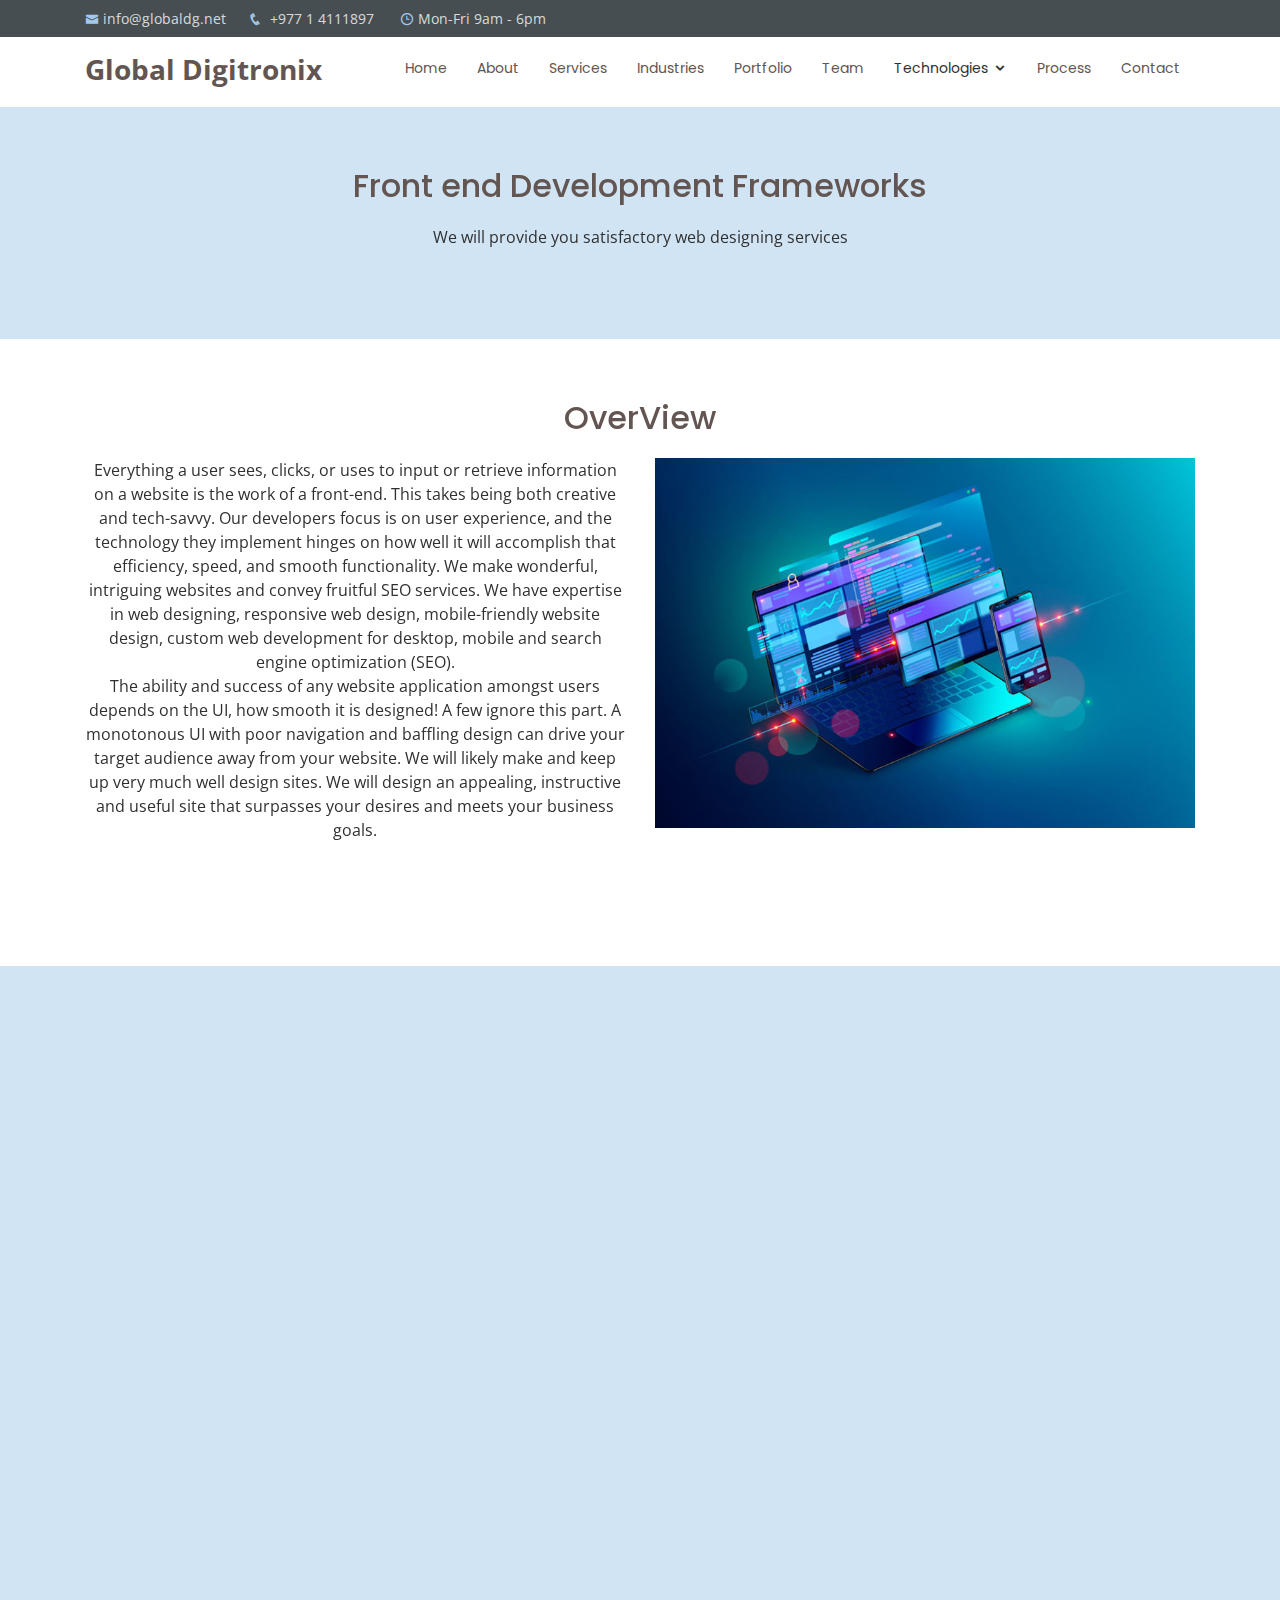
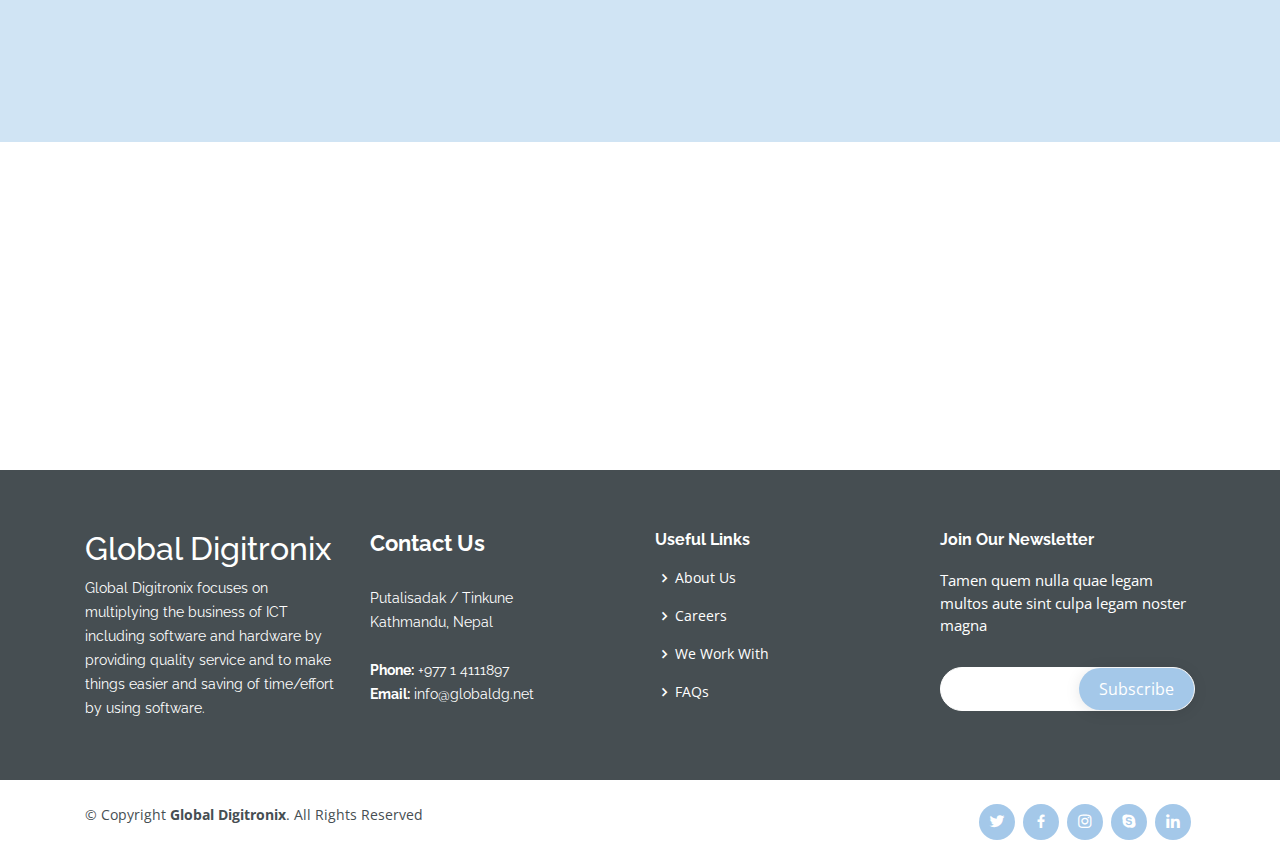
<file: frontend.html>
<!DOCTYPE html>
<html lang="en">

<head>
    <meta charset="utf-8" />
    <meta content="width=device-width, initial-scale=1.0" name="viewport" />

    <title>Global Digitronix</title>
    <meta content="" name="description" />
    <meta content="" name="keywords" />

    <!-- Favicons -->
    <link href="assets/img/favicon.png" rel="icon" />
    <link href="assets/img/apple-touch-icon.png" rel="apple-touch-icon" />

    <!-- Google Fonts -->
    <link
        href="https://fonts.googleapis.com/css?family=Open+Sans:300,300i,400,400i,600,600i,700,700i|Raleway:300,300i,400,400i,500,500i,600,600i,700,700i|Poppins:300,300i,400,400i,500,500i,600,600i,700,700i"
        rel="stylesheet" />

    <!-- Vendor CSS Files -->
    <link href="assets/vendor/bootstrap/css/bootstrap.min.css" rel="stylesheet" />
    <link href="assets/vendor/icofont/icofont.min.css" rel="stylesheet" />
    <link href="assets/vendor/boxicons/css/boxicons.min.css" rel="stylesheet" />
    <link href="assets/vendor/venobox/venobox.css" rel="stylesheet" />
    <link href="assets/vendor/owl.carousel/assets/owl.carousel.min.css" rel="stylesheet" />
    <link href="assets/vendor/aos/aos.css" rel="stylesheet" />

    <!-- Template Main CSS File -->
    <link href="assets/css/style.css" rel="stylesheet" />
</head>

<body>
    <!-- ======= Top Bar ======= -->
    <section id="topbar" class="d-none d-lg-block">
        <div class="container d-flex">
            <div class="contact-info mr-auto">
                <ul>
                    <li>
                        <i class="icofont-envelope"></i><a href="mailto:info@globaldg.net">info@globaldg.net</a>
                    </li>
                    <li><i class="icofont-phone"></i> +977 1 4111897</li>
                    <li>
                        <i class="icofont-clock-time icofont-flip-horizontal"></i> Mon-Fri
                        9am - 6pm
                    </li>
                </ul>
            </div>
        </div>
    </section>

    <!-- ======= Header ======= -->
    <header id="header">
        <div class="container d-flex">
            <div class="logo mr-auto">
                <h1 class="text-light">
                    <a href="index.html"><span>Global Digitronix</span></a>
                </h1>
                <!-- Uncomment below if you prefer to use an image logo -->
                <!-- <a href="index.html"><img src="assets/img/logo.png" alt="" class="img-fluid"></a> -->
            </div>

            <nav class="nav-menu d-none d-lg-block">
                <ul>
                    <li><a href="index.html">Home</a></li>
                    <li><a href="index.html#about">About</a></li>
                    <li><a href="index.html#services">Services</a></li>
                    <li><a href="index.html#industries">Industries</a></li>
                    <li><a href="index.html#portfolio">Portfolio</a></li>
                    <li><a href="index.html#team">Team</a></li>
                    <li class="drop-down">
                        <a>Technologies</a>
                        <ul>
                            <li><a href="mobile.html">Mobile</a></li>
                            <li><a href="backend.html">Backend</a></li>
                            <li><a href="frontend.html">Frontend</a></li>
                            <li><a href="database.html">Database</a></li>
                        </ul>
                    </li>
                    <li><a href="index.html#devProcess">Process</a></li>
                    <li><a href="index.html#contact">Contact</a></li>
                </ul>
            </nav>
            <!-- .nav-menu -->
        </div>
    </header>
    <!-- End Header -->

    <main id="main">
        <!-- ======= We Build Section ======= -->
        <section id="build" class="build section-bg">
            <div class="container">
                <div class="section-title" data-aos="fade-up">
                    <h2>Front end Development Frameworks</h2>
                    <p>We will provide you satisfactory web designing services</p>
                </div>
            </div>
        </section>
        <!-- End We Build Section -->

        <!-- ======= Overview Section ======= -->
        <section id="overview" class="overview">
            <div class="container">
                <div class="section-title">
                    <h2 data-aos="fade-up">OverView</h2>
                    <div class="row">
                        <div class="col-md-6" data-aos="fade-right">
                            <p>
                                Everything a user sees, clicks, or uses to input or retrieve information on a website is
                                the work of a front-end. This takes being both creative and tech-savvy. Our developers
                                focus is on user experience, and the technology they implement hinges on how well it
                                will accomplish that efficiency, speed, and smooth functionality. We make wonderful,
                                intriguing websites and convey fruitful SEO services. We have expertise in web
                                designing, responsive web design, mobile-friendly website design, custom web development
                                for desktop, mobile and search engine optimization (SEO).
                            </p>
                            <p>
                                The ability and success of any website application amongst users depends on the UI, how
                                smooth it is designed! A few ignore this part. A monotonous UI with poor navigation and
                                baffling design can drive your target audience away from your website. We will likely
                                make and keep up very much well design sites. We will design an appealing, instructive
                                and useful site that surpasses your desires and meets your business goals.
                            </p>
                        </div>
                        <div class="col-md-6" data-aos="fade-left">
                            <img src="assets/img/tech/frontend/overview.jpeg" alt="" class="w-100 mb-5" />
                        </div>
                    </div>
                </div>
            </div>
        </section>
        <!-- End OverView Section -->

        <!-- ======= Frontend Tech Section ======= -->
        <section id="frontend_tech" class="frontend_tech section-bg">
            <div class="container">
                <div class="section-title">
                    <h2 data-aos="fade-up" class="mb-5">
                        Front-end Technologies we work with
                    </h2>
                    <div class="row">
                        <div class="col-12 col-md-4 mb-5" data-aos="fade-up">
                            <div>
                                <img src="assets/img/tech/frontend/angular-js.svg" alt="" />
                                <h3><strong>AngularJS Development</strong></h3>
                                <p>
                                    We help businesses to leverage the power of JavaScript-based AngularJS framework
                                    through expert and end-to-end AngularJS development services where you can gain
                                    benefits like high extensibility, readability, and expressiveness.
                                </p>
                            </div>
                        </div>
                        <div class="col-12 col-md-4 mb-5" data-aos="fade-up">
                            <div>
                                <img src="assets/img/tech/frontend/react-js.svg" alt="" />
                                <h3><strong>ReactJS Development</strong></h3>
                                <p>
                                    We craft stunning and compostable web user Interfaces (UI) for enterprise-grade
                                    apps and consumer-facing projects with optimum security. Our developers expertise
                                    includes all the versions of ReactJS, from 0.3.0 to 16.6.3.
                                </p>
                            </div>
                        </div>
                        <div class="col-12 col-md-4 mb-5" data-aos="fade-up">
                            <div>
                                <img src="assets/img/tech/frontend/vue-js.svg" alt="" />
                                <h3><strong>VueJS Development</strong></h3>
                                <p>
                                    We provide Vue.js app development services to build single-page apps, complex
                                    and progressive web apps. We help to grow your business with best-in-class
                                    Vue.js solutions with intuitive and appealing UI for web apps.
                                </p>
                            </div>
                        </div>
                        <div class="col-12 col-md-4 mb-5" data-aos="fade-up">
                            <div>
                                <img src="assets/img/tech/frontend/html5.svg" alt="" />
                                <h3><strong>HTML5 Development</strong></h3>
                                <p>
                                    Get our HTML5 language services with advantages of CSS3 and jQuery combined. We
                                    boast years of experience to offer quality yet affordable web and mobile app
                                    development services leveraging HTML5 technology.
                                </p>
                            </div>
                        </div>
                        <div class="col-12 col-md-4 mb-5" data-aos="fade-up">
                            <div>
                                <img src="assets/img/tech/frontend/typescript.svg" alt="" />
                                <h3><strong>Typescript Development</strong></h3>
                                <p>
                                    We use Microsoft TypeScript (TS) with a range of JS based frameworks to implement
                                    flawless coding environments which results in faster and quality delivery of
                                    websites and large scale applications.
                                </p>
                            </div>
                        </div>
                        <div class="col-12 col-md-4 mb-5" data-aos="fade-up">
                            <div>
                                <img src="assets/img/tech/frontend/bootstrap.svg" alt="" />
                                <h3><strong>Bootstrap Development</strong></h3>
                                <p>
                                    In the world of dynamic websites, we help you to develop websites using the
                                    advancements of Bootstrap development where you get feature-rich websites and web
                                    portals with frontend solutions.
                                </p>
                            </div>
                        </div>
                    </div>
                </div>
            </div>
        </section>
        <!-- End Frontend Tech Section -->

        <!-- ======= Dg Help Section ======= -->
        <section id="dg_help" class="dg_help">
            <div class="container">
                <div class="section-title">
                    <h2 data-aos="fade-up mb-5">What we want you to understand</h2>
                    <p data-aos="fade-up">
                        A monotonous UI with poor navigation and baffling design can drive your target audience away
                        from your website. We deliver a clean, user friendly, smooth, and functional UI to every web app
                        we develop which will help your users to use your website app efficiently, boost user
                        experience, and increase customer loyalty.
                    </p>
                    <img src="assets/img/tech/frontend/angular-js.svg" alt="" data-aos="fade-up" />
                    <img src="assets/img/tech/frontend/react-js.svg" alt="" data-aos="fade-up" />
                    <img src="assets/img/tech/frontend/vue-js.svg" alt="" data-aos="fade-up" />
                    <img src="assets/img/tech/frontend/html5.svg" alt="" data-aos="fade-up" />
                    <img src="assets/img/tech/frontend/typescript.svg" alt="" data-aos="fade-up" />
                    <img src="assets/img/tech/frontend/bootstrap.svg" alt="" data-aos="fade-up" />
                </div>
            </div>
        </section>
        <!-- End Dg Help Section -->
    </main>
    <!-- End #main -->

    <!-- ======= Footer ======= -->
    <footer id="footer">
        <div class="footer-top">
            <div class="container">
                <div class="row">
                    <div class="col-lg-3 col-md-6 footer-contact">
                        <h2>Global Digitronix</h2>
                        <p>
                            Global Digitronix focuses on multiplying the business of ICT including software and hardware
                            by providing
                            quality service and to make things easier and saving of time/effort by using software.
                        </p>
                    </div>

                    <div class="col-lg-3 col-md-6 footer-contact">
                        <h4>Contact Us</h4>
                        <p>
                            Putalisadak / Tinkune<br />
                            Kathmandu, Nepal<br /><br />
                            <!-- United States <br><br> -->
                            <strong>Phone:</strong> +977 1 4111897<br />
                            <strong>Email:</strong> info@globaldg.net<br />
                        </p>
                    </div>

                    <div class="col-lg-3 col-md-6 footer-links">
                        <h4>Useful Links</h4>
                        <ul>
                            <li>
                                <i class="bx bx-chevron-right"></i> <a href="about.html">About Us</a>
                            </li>
                            <li>
                                <i class="bx bx-chevron-right"></i> <a href="#">Careers</a>
                            </li>
                            <li>
                                <i class="bx bx-chevron-right"></i>
                                <a href="we-work-with.html">We Work With</a>
                            </li>
                            <li>
                                <i class="bx bx-chevron-right"></i> <a href="faq.html">FAQs</a>
                            </li>
                            <!-- <li><i class="bx bx-chevron-right"></i> <a href="#">Policies</a></li> -->
                        </ul>
                    </div>

                    <div class="col-lg-3 col-md-6 footer-newsletter">
                        <h4>Join Our Newsletter</h4>
                        <p>
                            Tamen quem nulla quae legam multos aute sint culpa legam noster
                            magna
                        </p>
                        <form action="" method="post">
                            <input type="email" name="email" /><input type="submit" value="Subscribe" />
                        </form>
                    </div>
                </div>
            </div>
        </div>

        <div class="container d-lg-flex py-4">
            <div class="mr-lg-auto text-center text-lg-left">
                <div class="copyright">
                    &copy; Copyright <strong><span>Global Digitronix</span></strong>. All Rights Reserved
                </div>
                <div class="credits">
                    <!-- All the links in the footer should remain intact. -->
                    <!-- You can delete the links only if you purchased the pro version. -->
                    <!-- Licensing information: https://bootstrapmade.com/license/ -->
                    <!-- Purchase the pro version with working PHP/AJAX contact form: https://bootstrapmade.com/flexor-free-multipurpose-bootstrap-template/ -->
                    <!-- Designed by <a href="https://bootstrapmade.com/">globaldigitronix team</a> -->
                </div>
            </div>
            <div class="social-links text-center text-lg-right pt-3 pt-lg-0">
                <a href="#" class="twitter"><i class="bx bxl-twitter"></i></a>
                <a href="#" class="facebook"><i class="bx bxl-facebook"></i></a>
                <a href="#" class="instagram"><i class="bx bxl-instagram"></i></a>
                <a href="#" class="google-plus"><i class="bx bxl-skype"></i></a>
                <a href="#" class="linkedin"><i class="bx bxl-linkedin"></i></a>
            </div>
        </div>
    </footer>
    <!-- End Footer -->

    <a href="#" class="back-to-top"><i class="icofont-simple-up"></i></a>

    <!-- Vendor JS Files -->
    <script src="assets/vendor/jquery/jquery.min.js"></script>
    <script src="assets/vendor/bootstrap/js/bootstrap.bundle.min.js"></script>
    <script src="assets/vendor/jquery.easing/jquery.easing.min.js"></script>
    <script src="assets/vendor/php-email-form/validate.js"></script>
    <script src="assets/vendor/jquery-sticky/jquery.sticky.js"></script>
    <script src="assets/vendor/venobox/venobox.min.js"></script>
    <script src="assets/vendor/owl.carousel/owl.carousel.min.js"></script>
    <script src="assets/vendor/isotope-layout/isotope.pkgd.min.js"></script>
    <script src="assets/vendor/aos/aos.js"></script>

    <!-- Template Main JS File -->
    <script src="assets/js/main.js"></script>
</body>

</html>
</file>
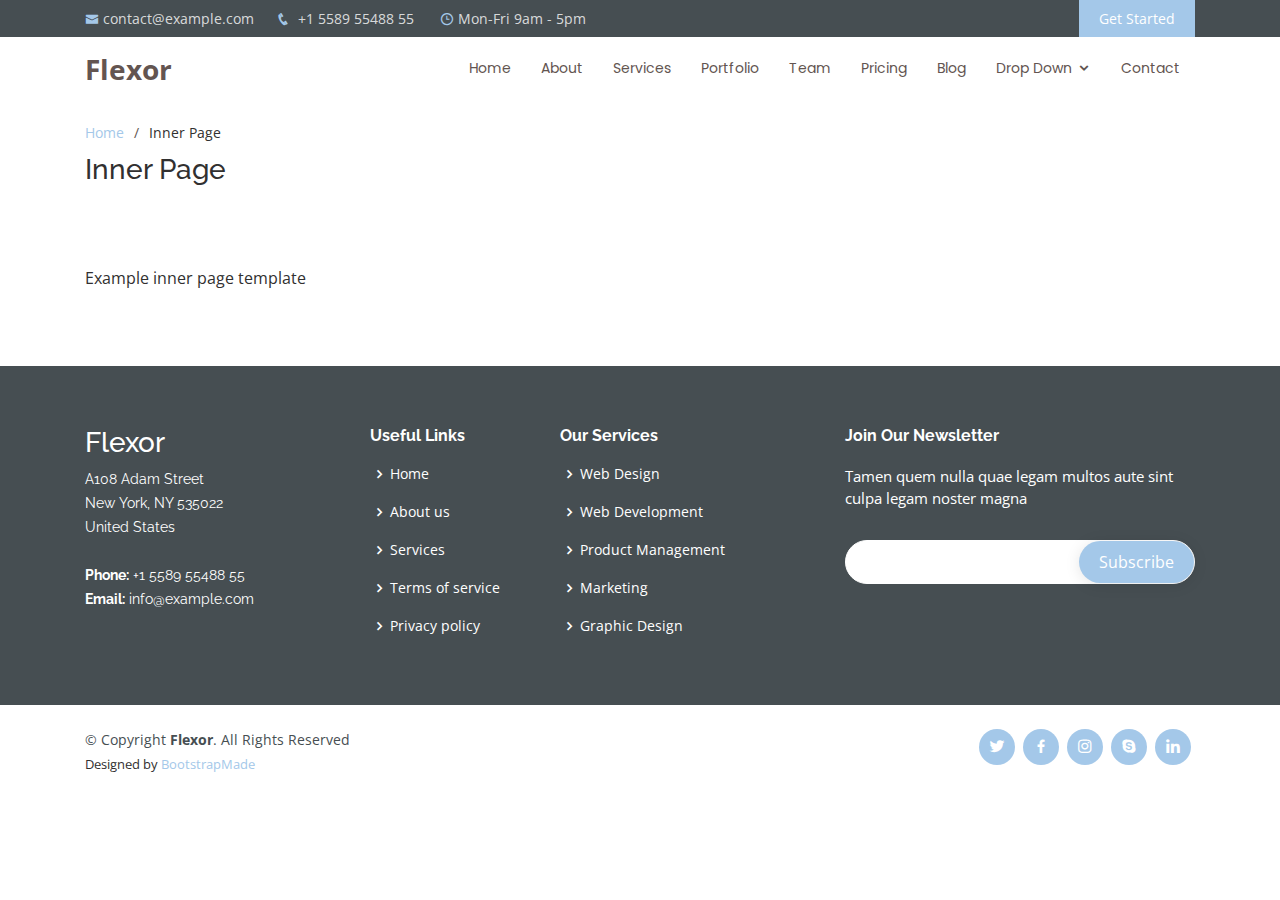
<file: inner-page.html>
<!DOCTYPE html>
<html lang="en">

<head>
  <meta charset="utf-8">
  <meta content="width=device-width, initial-scale=1.0" name="viewport">

  <title>Inner Page - Flexor Bootstrap Template</title>
  <meta content="" name="description">
  <meta content="" name="keywords">

  <!-- Favicons -->
  <link href="assets/img/favicon.png" rel="icon">
  <link href="assets/img/apple-touch-icon.png" rel="apple-touch-icon">

  <!-- Google Fonts -->
  <link href="https://fonts.googleapis.com/css?family=Open+Sans:300,300i,400,400i,600,600i,700,700i|Raleway:300,300i,400,400i,500,500i,600,600i,700,700i|Poppins:300,300i,400,400i,500,500i,600,600i,700,700i" rel="stylesheet">

  <!-- Vendor CSS Files -->
  <link href="assets/vendor/bootstrap/css/bootstrap.min.css" rel="stylesheet">
  <link href="assets/vendor/icofont/icofont.min.css" rel="stylesheet">
  <link href="assets/vendor/boxicons/css/boxicons.min.css" rel="stylesheet">
  <link href="assets/vendor/venobox/venobox.css" rel="stylesheet">
  <link href="assets/vendor/owl.carousel/assets/owl.carousel.min.css" rel="stylesheet">
  <link href="assets/vendor/aos/aos.css" rel="stylesheet">

  <!-- Template Main CSS File -->
  <link href="assets/css/style.css" rel="stylesheet">

  <!-- =======================================================
  * Template Name: Flexor - v2.4.0
  * Template URL: https://bootstrapmade.com/flexor-free-multipurpose-bootstrap-template/
  * Author: BootstrapMade.com
  * License: https://bootstrapmade.com/license/
  ======================================================== -->
</head>

<body>

  <!-- ======= Top Bar ======= -->
  <section id="topbar" class="d-none d-lg-block">
    <div class="container d-flex">
      <div class="contact-info mr-auto">
        <ul>
          <li><i class="icofont-envelope"></i><a href="mailto:contact@example.com">contact@example.com</a></li>
          <li><i class="icofont-phone"></i> +1 5589 55488 55</li>
          <li><i class="icofont-clock-time icofont-flip-horizontal"></i> Mon-Fri 9am - 5pm</li>
        </ul>

      </div>
      <div class="cta">
        <a href="#about" class="scrollto">Get Started</a>
      </div>
    </div>
  </section>

  <!-- ======= Header ======= -->
  <header id="header">
    <div class="container d-flex">

      <div class="logo mr-auto">
        <h1 class="text-light"><a href="index.html"><span>Flexor</span></a></h1>
        <!-- Uncomment below if you prefer to use an image logo -->
        <!-- <a href="index.html"><img src="assets/img/logo.png" alt="" class="img-fluid"></a>-->
      </div>

      <nav class="nav-menu d-none d-lg-block">
        <ul>
          <li><a href="index.html">Home</a></li>
          <li><a href="#about">About</a></li>
          <li><a href="#services">Services</a></li>
          <li><a href="#portfolio">Portfolio</a></li>
          <li><a href="#team">Team</a></li>
          <li><a href="#pricing">Pricing</a></li>
          <li><a href="blog.html">Blog</a></li>
          <li class="drop-down"><a href="">Drop Down</a>
            <ul>
              <li><a href="#">Drop Down 1</a></li>
              <li class="drop-down"><a href="#">Drop Down 2</a>
                <ul>
                  <li><a href="#">Deep Drop Down 1</a></li>
                  <li><a href="#">Deep Drop Down 2</a></li>
                  <li><a href="#">Deep Drop Down 3</a></li>
                  <li><a href="#">Deep Drop Down 4</a></li>
                  <li><a href="#">Deep Drop Down 5</a></li>
                </ul>
              </li>
              <li><a href="#">Drop Down 3</a></li>
              <li><a href="#">Drop Down 4</a></li>
              <li><a href="#">Drop Down 5</a></li>
            </ul>
          </li>
          <li><a href="#contact">Contact</a></li>

        </ul>
      </nav><!-- .nav-menu -->

    </div>
  </header><!-- End Header -->

  <main id="main">

    <!-- ======= Breadcrumbs ======= -->
    <section id="breadcrumbs" class="breadcrumbs">
      <div class="container">
        <ol>
          <li><a href="index.html">Home</a></li>
          <li>Inner Page</li>
        </ol>
        <h2>Inner Page</h2>
      </div>
    </section><!-- End Breadcrumbs -->

    <section class="inner-page pt-3">
      <div class="container">
        <p>
          Example inner page template
        </p>
      </div>
    </section>

  </main><!-- End #main -->

  <!-- ======= Footer ======= -->
  <footer id="footer">

    <div class="footer-top">
      <div class="container">
        <div class="row">

          <div class="col-lg-3 col-md-6 footer-contact">
            <h3>Flexor</h3>
            <p>
              A108 Adam Street <br>
              New York, NY 535022<br>
              United States <br><br>
              <strong>Phone:</strong> +1 5589 55488 55<br>
              <strong>Email:</strong> info@example.com<br>
            </p>
          </div>

          <div class="col-lg-2 col-md-6 footer-links">
            <h4>Useful Links</h4>
            <ul>
              <li><i class="bx bx-chevron-right"></i> <a href="#">Home</a></li>
              <li><i class="bx bx-chevron-right"></i> <a href="#">About us</a></li>
              <li><i class="bx bx-chevron-right"></i> <a href="#">Services</a></li>
              <li><i class="bx bx-chevron-right"></i> <a href="#">Terms of service</a></li>
              <li><i class="bx bx-chevron-right"></i> <a href="#">Privacy policy</a></li>
            </ul>
          </div>

          <div class="col-lg-3 col-md-6 footer-links">
            <h4>Our Services</h4>
            <ul>
              <li><i class="bx bx-chevron-right"></i> <a href="#">Web Design</a></li>
              <li><i class="bx bx-chevron-right"></i> <a href="#">Web Development</a></li>
              <li><i class="bx bx-chevron-right"></i> <a href="#">Product Management</a></li>
              <li><i class="bx bx-chevron-right"></i> <a href="#">Marketing</a></li>
              <li><i class="bx bx-chevron-right"></i> <a href="#">Graphic Design</a></li>
            </ul>
          </div>

          <div class="col-lg-4 col-md-6 footer-newsletter">
            <h4>Join Our Newsletter</h4>
            <p>Tamen quem nulla quae legam multos aute sint culpa legam noster magna</p>
            <form action="" method="post">
              <input type="email" name="email"><input type="submit" value="Subscribe">
            </form>
          </div>

        </div>
      </div>
    </div>

    <div class="container d-lg-flex py-4">

      <div class="mr-lg-auto text-center text-lg-left">
        <div class="copyright">
          &copy; Copyright <strong><span>Flexor</span></strong>. All Rights Reserved
        </div>
        <div class="credits">
          <!-- All the links in the footer should remain intact. -->
          <!-- You can delete the links only if you purchased the pro version. -->
          <!-- Licensing information: https://bootstrapmade.com/license/ -->
          <!-- Purchase the pro version with working PHP/AJAX contact form: https://bootstrapmade.com/flexor-free-multipurpose-bootstrap-template/ -->
          Designed by <a href="https://bootstrapmade.com/">BootstrapMade</a>
        </div>
      </div>
      <div class="social-links text-center text-lg-right pt-3 pt-lg-0">
        <a href="#" class="twitter"><i class="bx bxl-twitter"></i></a>
        <a href="#" class="facebook"><i class="bx bxl-facebook"></i></a>
        <a href="#" class="instagram"><i class="bx bxl-instagram"></i></a>
        <a href="#" class="google-plus"><i class="bx bxl-skype"></i></a>
        <a href="#" class="linkedin"><i class="bx bxl-linkedin"></i></a>
      </div>
    </div>
  </footer><!-- End Footer -->

  <a href="#" class="back-to-top"><i class="icofont-simple-up"></i></a>

  <!-- Vendor JS Files -->
  <script src="assets/vendor/jquery/jquery.min.js"></script>
  <script src="assets/vendor/bootstrap/js/bootstrap.bundle.min.js"></script>
  <script src="assets/vendor/jquery.easing/jquery.easing.min.js"></script>
  <script src="assets/vendor/php-email-form/validate.js"></script>
  <script src="assets/vendor/jquery-sticky/jquery.sticky.js"></script>
  <script src="assets/vendor/venobox/venobox.min.js"></script>
  <script src="assets/vendor/owl.carousel/owl.carousel.min.js"></script>
  <script src="assets/vendor/isotope-layout/isotope.pkgd.min.js"></script>
  <script src="assets/vendor/aos/aos.js"></script>

  <!-- Template Main JS File -->
  <script src="assets/js/main.js"></script>

</body>

</html>
</file>
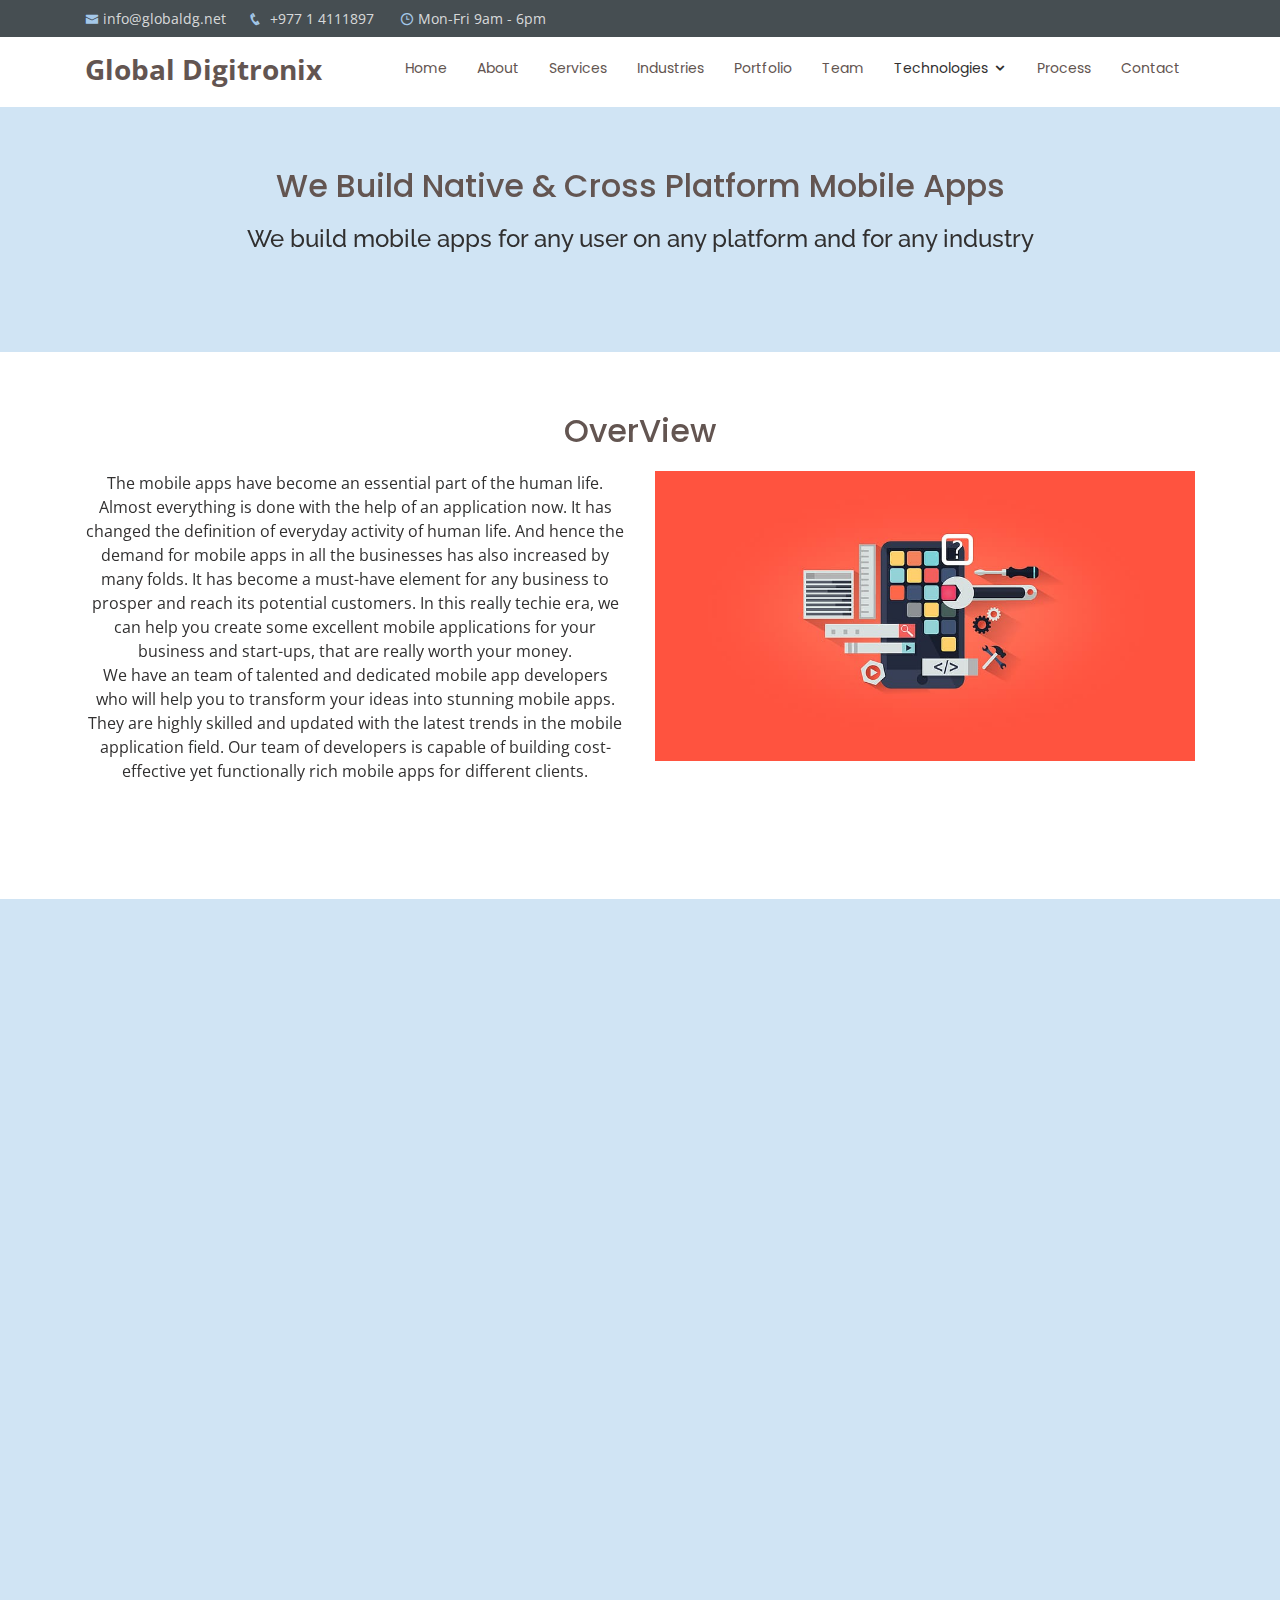
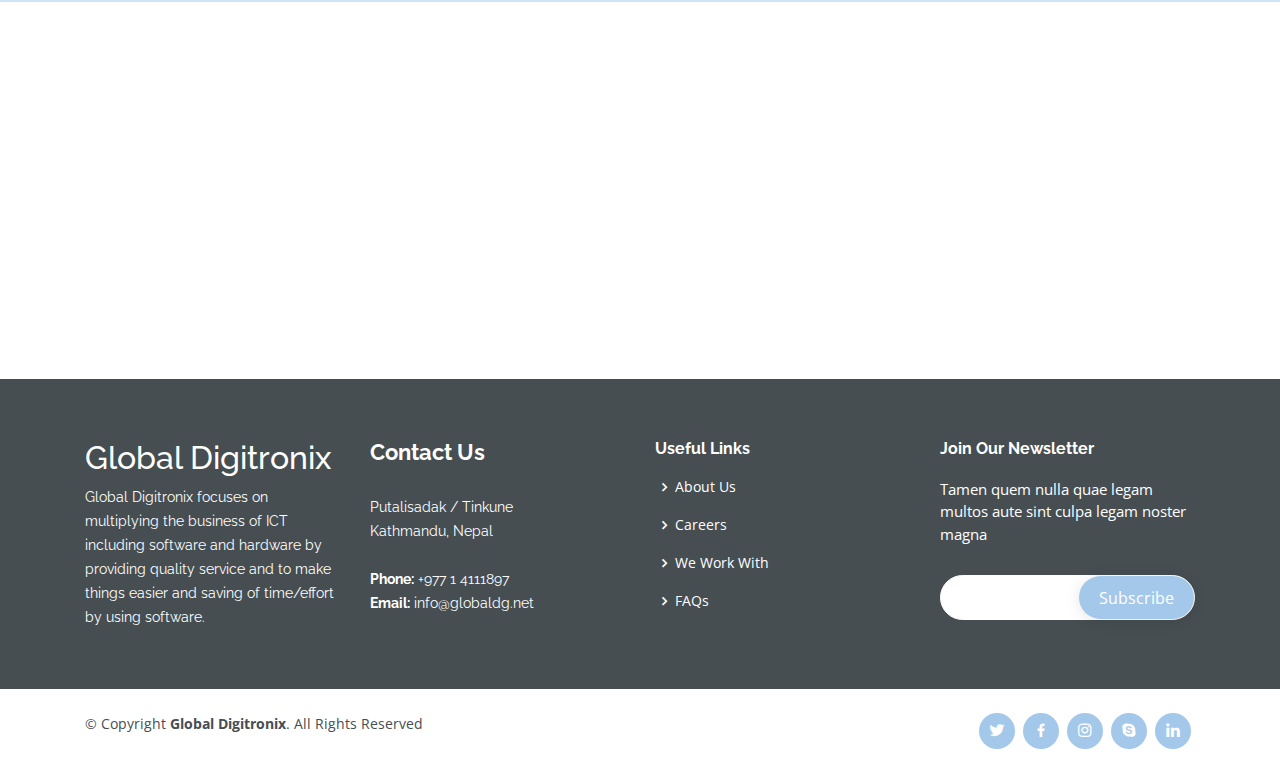
<file: mobile.html>
<!DOCTYPE html>
<html lang="en">

<head>
    <meta charset="utf-8" />
    <meta content="width=device-width, initial-scale=1.0" name="viewport" />

    <title>Global Digitronix</title>
    <meta content="" name="description" />
    <meta content="" name="keywords" />

    <!-- Favicons -->
    <link href="assets/img/favicon.png" rel="icon" />
    <link href="assets/img/apple-touch-icon.png" rel="apple-touch-icon" />

    <!-- Google Fonts -->
    <link
        href="https://fonts.googleapis.com/css?family=Open+Sans:300,300i,400,400i,600,600i,700,700i|Raleway:300,300i,400,400i,500,500i,600,600i,700,700i|Poppins:300,300i,400,400i,500,500i,600,600i,700,700i"
        rel="stylesheet" />

    <!-- Vendor CSS Files -->
    <link href="assets/vendor/bootstrap/css/bootstrap.min.css" rel="stylesheet" />
    <link href="assets/vendor/icofont/icofont.min.css" rel="stylesheet" />
    <link href="assets/vendor/boxicons/css/boxicons.min.css" rel="stylesheet" />
    <link href="assets/vendor/venobox/venobox.css" rel="stylesheet" />
    <link href="assets/vendor/owl.carousel/assets/owl.carousel.min.css" rel="stylesheet" />
    <link href="assets/vendor/aos/aos.css" rel="stylesheet" />

    <!-- Template Main CSS File -->
    <link href="assets/css/style.css" rel="stylesheet" />
</head>

<body>
    <!-- ======= Top Bar ======= -->
    <section id="topbar" class="d-none d-lg-block">
        <div class="container d-flex">
            <div class="contact-info mr-auto">
                <ul>
                    <li>
                        <i class="icofont-envelope"></i><a href="mailto:info@globaldg.net">info@globaldg.net</a>
                    </li>
                    <li><i class="icofont-phone"></i> +977 1 4111897</li>
                    <li>
                        <i class="icofont-clock-time icofont-flip-horizontal"></i> Mon-Fri
                        9am - 6pm
                    </li>
                </ul>
            </div>
        </div>
    </section>

    <!-- ======= Header ======= -->
    <header id="header">
        <div class="container d-flex">
            <div class="logo mr-auto">
                <h1 class="text-light">
                    <a href="index.html"><span>Global Digitronix</span></a>
                </h1>
                <!-- Uncomment below if you prefer to use an image logo -->
                <!-- <a href="index.html"><img src="assets/img/logo.png" alt="" class="img-fluid"></a> -->
            </div>

            <nav class="nav-menu d-none d-lg-block">
                <ul>
                    <li><a href="index.html">Home</a></li>
                    <li><a href="index.html#about">About</a></li>
                    <li><a href="index.html#services">Services</a></li>
                    <li><a href="index.html#industries">Industries</a></li>
                    <li><a href="index.html#portfolio">Portfolio</a></li>
                    <li><a href="index.html#team">Team</a></li>
                    <li class="drop-down">
                        <a>Technologies</a>
                        <ul>
                            <li><a href="mobile.html">Mobile</a></li>
                            <li><a href="backend.html">Backend</a></li>
                            <li><a href="frontend.html">Frontend</a></li>
                            <li><a href="database.html">Database</a></li>
                        </ul>
                    </li>
                    <li><a href="index.html#devProcess">Process</a></li>
                    <li><a href="index.html#contact">Contact</a></li>
                </ul>
            </nav>
            <!-- .nav-menu -->
        </div>
    </header>
    <!-- End Header -->

    <main id="main">
        <!-- ======= We Build Section ======= -->
        <section id="build" class="build section-bg">
            <div class="container">
                <div class="section-title" data-aos="fade-up">
                    <h2>We Build Native & Cross Platform Mobile Apps</h2>
                    <h4>
                        We build mobile apps for any user on any platform and for any
                        industry
                    </h4>
                </div>
            </div>
        </section>
        <!-- End We Build Section -->

        <!-- ======= Overview Section ======= -->
        <section id="overview" class="overview">
            <div class="container">
                <div class="section-title">
                    <h2 data-aos="fade-up">OverView</h2>
                    <div class="row">
                        <div class="col-md-6" data-aos="fade-right">
                            <p>
                                The mobile apps have become an essential part of the human life.
                                Almost everything is done with the help of an application now. It
                                has changed the definition of everyday activity of human life. And
                                hence the demand for mobile apps in all the businesses has also
                                increased by many folds. It has become a must-have element for any
                                business to prosper and reach its potential customers. In this
                                really techie era, we can help you create some excellent mobile
                                applications for your business and start-ups, that are really
                                worth your money.
                            </p>
                            <p>
                                We have an team of talented and dedicated mobile app developers
                                who will help you to transform your ideas into stunning mobile
                                apps. They are highly skilled and updated with the latest trends
                                in the mobile application field. Our team of developers is capable
                                of building cost-effective yet functionally rich mobile apps for
                                different clients.
                            </p>
                        </div>
                        <div class="col-md-6" data-aos="fade-left">
                            <img src="assets/img/tech/mobile/overview.jpg" alt="" class="w-100 mb-5" />
                        </div>
                    </div>
                </div>
            </div>
        </section>
        <!-- End OverView Section -->

        <!-- ======= Mobile Tech Section ======= -->
        <section id="mobile_tech" class="mobile_tech section-bg">
            <div class="container">
                <div class="section-title">
                    <h2 data-aos="fade-up">Mobile Apps Development Technologies We Work With</h2>
                    <div class="row mt-5">
                        <div class="col-12 col-md-4 mb-5" data-aos="fade-up">
                            <div>
                                <img src="assets/img/tech/mobile/ios.svg" alt="" />
                                <h3><strong>iOS Apps</strong></h3>
                                <p>
                                    We bring a range of iOS app solutions to various business
                                    verticals with our result-driven iOS apps for iPhones,
                                    iPads, and Apple watches.
                                </p>
                            </div>
                        </div>
                        <div class="col-12 col-md-4 mb-5" data-aos="fade-up">
                            <div>
                                <img src="assets/img/tech/mobile/android.svg" alt="" />
                                <h3><strong>Android Apps</strong></h3>
                                <p>
                                    Our Android app development services are skillful to
                                    implement any level of complexity and business logic within
                                    the app with perceptive UI/UX design.
                                </p>
                            </div>
                        </div>
                        <div class="col-12 col-md-4 mb-5" data-aos="fade-up">
                            <div>
                                <img src="assets/img/tech/mobile/native.svg" alt="" />
                                <h3><strong>React Native Apps</strong></h3>
                                <p>
                                    We help businesses to widen their user base on smartphone
                                    platforms, by developing affordable, powerful and high
                                    performing mobile apps with native look and feel.
                                </p>
                            </div>
                        </div>
                        <div class="col-12 col-md-4 mb-5" data-aos="fade-up">
                            <div>
                                <img src="assets/img/tech/mobile/flutter.svg" alt="" />
                                <h3><strong>Flutter Apps</strong></h3>
                                <p>
                                    Top-notch Flutter app development company delivering
                                    powerful, intuitive and robust Android and iOS applications
                                    in the fastest time using open source mobile SDK.
                                </p>
                            </div>
                        </div>
                        <div class="col-12 col-md-4 mb-5" data-aos="fade-up">
                            <div>
                                <img src="assets/img/tech/mobile/ionic.svg" alt="" />
                                <h3><strong>Ionic Apps</strong></h3>
                                <p>
                                    Using this powerful open-source SDK to build hybrid apps
                                    with interesting UI interactions, and design. Our aim is to
                                    provide the best Ionic app development services.
                                </p>
                            </div>
                        </div>
                        <div class="col-12 col-md-4 mb-5" data-aos="fade-up">
                            <div>
                                <img src="assets/img/tech/mobile/swift.svg" alt="" />
                                <h3><strong>Swift Apps</strong></h3>
                                <p>
                                    We offer the best Swift app development services to deliver
                                    robust, flexible, high performing applications using the
                                    with interesting UI and APIs access.
                                </p>
                            </div>
                        </div>
                    </div>
                </div>
            </div>
        </section>
        <!-- End Mobile Tech Section -->

        <!-- ======= Dg Help Section ======= -->
        <section id="dg_help" class="dg_help">
            <div class="section-title">
                <h2 data-aos="fade-up">How does Global Digitronix help?</h2>
                <p class="mb-5" data-aos="fade-up">
                    At Global Digitronix, we work with the mobile-first approach to
                    deliver complete mobility solutions for any business, industry and
                    end-user. Our aim is to provide the best mobile solutions for our
                    clients that can help them compete and grow in this ever-growing
                    market. We will take your mobile app idea from conceptualization to
                    a well-developed app that will bring your customers back to you
                    again and again.
                </p>
                <img src="assets/img/tech/mobile/ios.svg" alt="" data-aos="fade-up" />
                <img src="assets/img/tech/mobile/android.svg" alt="" data-aos="fade-up" />
                <img src="assets/img/tech/mobile/native.svg" alt="" data-aos="fade-up" />
                <img src="assets/img/tech/mobile/flutter.svg" alt="" data-aos="fade-up" />
                <img src="assets/img/tech/mobile/ionic.svg" alt="" data-aos="fade-up" />
                <img src="assets/img/tech/mobile/swift.svg" alt="" data-aos="fade-up" />
            </div>
        </section>
        <!-- End Dg Help Section -->
    </main>
    <!-- End #main -->

    <!-- ======= Footer ======= -->
    <footer id="footer">
        <div class="footer-top">
            <div class="container">
                <div class="row">
                    <div class="col-lg-3 col-md-6 footer-contact">
                        <h2>Global Digitronix</h2>
                        <p>
                            Global Digitronix focuses on multiplying the business of ICT including software and hardware
                            by providing
                            quality service and to make things easier and saving of time/effort by using software.
                        </p>
                    </div>

                    <div class="col-lg-3 col-md-6 footer-contact">
                        <h4>Contact Us</h4>
                        <p>
                            Putalisadak / Tinkune<br />
                            Kathmandu, Nepal<br /><br />
                            <!-- United States <br><br> -->
                            <strong>Phone:</strong> +977 1 4111897<br />
                            <strong>Email:</strong> info@globaldg.net<br />
                        </p>
                    </div>

                    <div class="col-lg-3 col-md-6 footer-links">
                        <h4>Useful Links</h4>
                        <ul>
                            <li>
                                <i class="bx bx-chevron-right"></i> <a href="about.html">About Us</a>
                            </li>
                            <li>
                                <i class="bx bx-chevron-right"></i> <a href="#">Careers</a>
                            </li>
                            <li>
                                <i class="bx bx-chevron-right"></i>
                                <a href="we-work-with.html">We Work With</a>
                            </li>
                            <li>
                                <i class="bx bx-chevron-right"></i> <a href="faq.html">FAQs</a>
                            </li>
                            <!-- <li><i class="bx bx-chevron-right"></i> <a href="#">Policies</a></li> -->
                        </ul>
                    </div>

                    <div class="col-lg-3 col-md-6 footer-newsletter">
                        <h4>Join Our Newsletter</h4>
                        <p>
                            Tamen quem nulla quae legam multos aute sint culpa legam noster
                            magna
                        </p>
                        <form action="" method="post">
                            <input type="email" name="email" /><input type="submit" value="Subscribe" />
                        </form>
                    </div>
                </div>
            </div>
        </div>

        <div class="container d-lg-flex py-4">
            <div class="mr-lg-auto text-center text-lg-left">
                <div class="copyright">
                    &copy; Copyright <strong><span>Global Digitronix</span></strong>. All Rights Reserved
                </div>
                <div class="credits">
                    <!-- All the links in the footer should remain intact. -->
                    <!-- You can delete the links only if you purchased the pro version. -->
                    <!-- Licensing information: https://bootstrapmade.com/license/ -->
                    <!-- Purchase the pro version with working PHP/AJAX contact form: https://bootstrapmade.com/flexor-free-multipurpose-bootstrap-template/ -->
                    <!-- Designed by <a href="https://bootstrapmade.com/">globaldigitronix team</a> -->
                </div>
            </div>
            <div class="social-links text-center text-lg-right pt-3 pt-lg-0">
                <a href="#" class="twitter"><i class="bx bxl-twitter"></i></a>
                <a href="#" class="facebook"><i class="bx bxl-facebook"></i></a>
                <a href="#" class="instagram"><i class="bx bxl-instagram"></i></a>
                <a href="#" class="google-plus"><i class="bx bxl-skype"></i></a>
                <a href="#" class="linkedin"><i class="bx bxl-linkedin"></i></a>
            </div>
        </div>
    </footer>
    <!-- End Footer -->

    <a href="#" class="back-to-top"><i class="icofont-simple-up"></i></a>

    <!-- Vendor JS Files -->
    <script src="assets/vendor/jquery/jquery.min.js"></script>
    <script src="assets/vendor/bootstrap/js/bootstrap.bundle.min.js"></script>
    <script src="assets/vendor/jquery.easing/jquery.easing.min.js"></script>
    <script src="assets/vendor/php-email-form/validate.js"></script>
    <script src="assets/vendor/jquery-sticky/jquery.sticky.js"></script>
    <script src="assets/vendor/venobox/venobox.min.js"></script>
    <script src="assets/vendor/owl.carousel/owl.carousel.min.js"></script>
    <script src="assets/vendor/isotope-layout/isotope.pkgd.min.js"></script>
    <script src="assets/vendor/aos/aos.js"></script>

    <!-- Template Main JS File -->
    <script src="assets/js/main.js"></script>
</body>

</html>
</file>
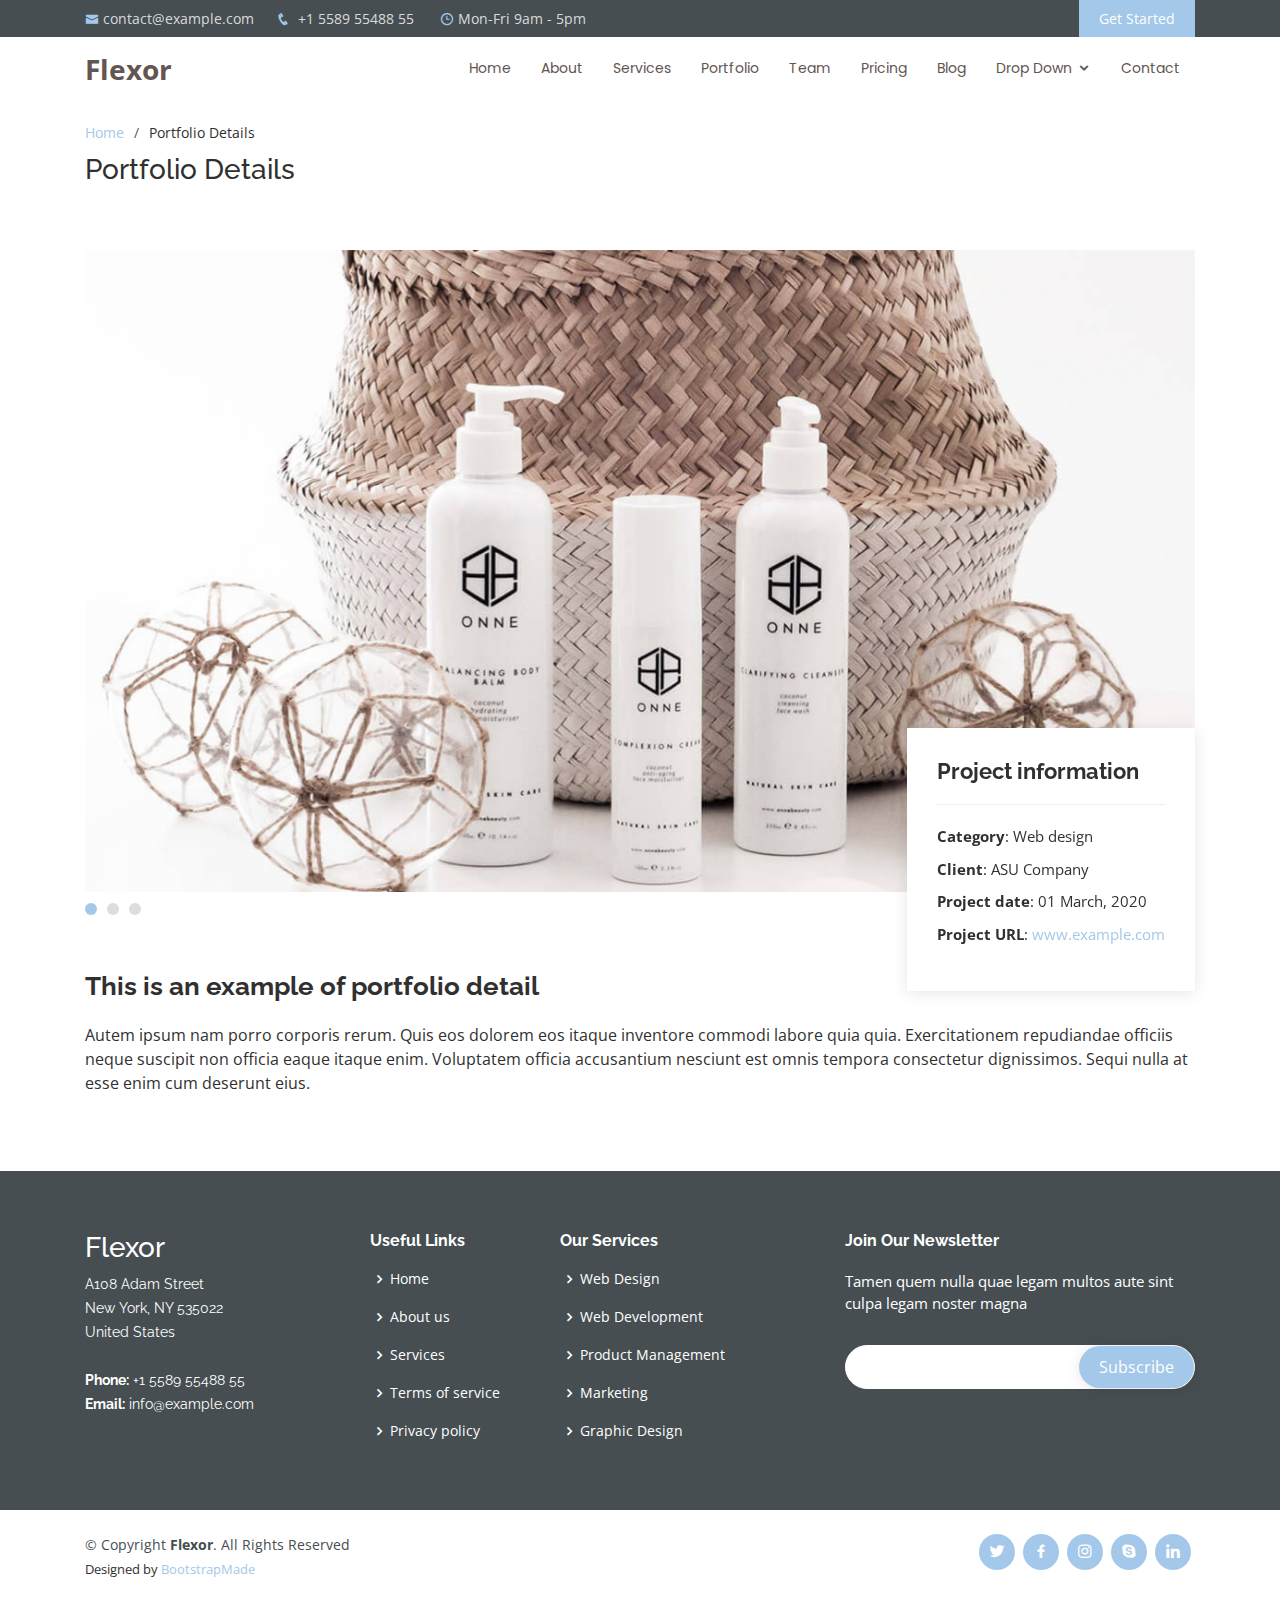
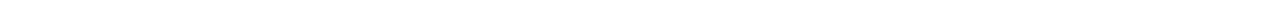
<file: portfolio-details.html>
<!DOCTYPE html>
<html lang="en">

<head>
  <meta charset="utf-8">
  <meta content="width=device-width, initial-scale=1.0" name="viewport">

  <title>Portfolio Details - Flexor Bootstrap Template</title>
  <meta content="" name="description">
  <meta content="" name="keywords">

  <!-- Favicons -->
  <link href="assets/img/favicon.png" rel="icon">
  <link href="assets/img/apple-touch-icon.png" rel="apple-touch-icon">

  <!-- Google Fonts -->
  <link href="https://fonts.googleapis.com/css?family=Open+Sans:300,300i,400,400i,600,600i,700,700i|Raleway:300,300i,400,400i,500,500i,600,600i,700,700i|Poppins:300,300i,400,400i,500,500i,600,600i,700,700i" rel="stylesheet">

  <!-- Vendor CSS Files -->
  <link href="assets/vendor/bootstrap/css/bootstrap.min.css" rel="stylesheet">
  <link href="assets/vendor/icofont/icofont.min.css" rel="stylesheet">
  <link href="assets/vendor/boxicons/css/boxicons.min.css" rel="stylesheet">
  <link href="assets/vendor/venobox/venobox.css" rel="stylesheet">
  <link href="assets/vendor/owl.carousel/assets/owl.carousel.min.css" rel="stylesheet">
  <link href="assets/vendor/aos/aos.css" rel="stylesheet">

  <!-- Template Main CSS File -->
  <link href="assets/css/style.css" rel="stylesheet">

  <!-- =======================================================
  * Template Name: Flexor - v2.4.0
  * Template URL: https://bootstrapmade.com/flexor-free-multipurpose-bootstrap-template/
  * Author: BootstrapMade.com
  * License: https://bootstrapmade.com/license/
  ======================================================== -->
</head>

<body>

  <!-- ======= Top Bar ======= -->
  <section id="topbar" class="d-none d-lg-block">
    <div class="container d-flex">
      <div class="contact-info mr-auto">
        <ul>
          <li><i class="icofont-envelope"></i><a href="mailto:contact@example.com">contact@example.com</a></li>
          <li><i class="icofont-phone"></i> +1 5589 55488 55</li>
          <li><i class="icofont-clock-time icofont-flip-horizontal"></i> Mon-Fri 9am - 5pm</li>
        </ul>

      </div>
      <div class="cta">
        <a href="#about" class="scrollto">Get Started</a>
      </div>
    </div>
  </section>

  <!-- ======= Header ======= -->
  <header id="header">
    <div class="container d-flex">

      <div class="logo mr-auto">
        <h1 class="text-light"><a href="index.html"><span>Flexor</span></a></h1>
        <!-- Uncomment below if you prefer to use an image logo -->
        <!-- <a href="index.html"><img src="assets/img/logo.png" alt="" class="img-fluid"></a>-->
      </div>

      <nav class="nav-menu d-none d-lg-block">
        <ul>
          <li><a href="index.html">Home</a></li>
          <li><a href="#about">About</a></li>
          <li><a href="#services">Services</a></li>
          <li><a href="#portfolio">Portfolio</a></li>
          <li><a href="#team">Team</a></li>
          <li><a href="#pricing">Pricing</a></li>
          <li><a href="blog.html">Blog</a></li>
          <li class="drop-down"><a href="">Drop Down</a>
            <ul>
              <li><a href="#">Drop Down 1</a></li>
              <li class="drop-down"><a href="#">Drop Down 2</a>
                <ul>
                  <li><a href="#">Deep Drop Down 1</a></li>
                  <li><a href="#">Deep Drop Down 2</a></li>
                  <li><a href="#">Deep Drop Down 3</a></li>
                  <li><a href="#">Deep Drop Down 4</a></li>
                  <li><a href="#">Deep Drop Down 5</a></li>
                </ul>
              </li>
              <li><a href="#">Drop Down 3</a></li>
              <li><a href="#">Drop Down 4</a></li>
              <li><a href="#">Drop Down 5</a></li>
            </ul>
          </li>
          <li><a href="#contact">Contact</a></li>

        </ul>
      </nav><!-- .nav-menu -->

    </div>
  </header><!-- End Header -->

  <main id="main">

    <!-- ======= Breadcrumbs ======= -->
    <section id="breadcrumbs" class="breadcrumbs">
      <div class="container">
        <ol>
          <li><a href="index.html">Home</a></li>
          <li>Portfolio Details</li>
        </ol>
        <h2>Portfolio Details</h2>
      </div>
    </section><!-- End Breadcrumbs -->

    <!-- ======= Portfolio Details Section ======= -->
    <section class="portfolio-details">
      <div class="container">

        <div class="portfolio-details-container">

          <div class="owl-carousel portfolio-details-carousel">
            <img src="assets/img/portfolio/portfolio-details-1.jpg" class="img-fluid" alt="">
            <img src="assets/img/portfolio/portfolio-details-2.jpg" class="img-fluid" alt="">
            <img src="assets/img/portfolio/portfolio-details-3.jpg" class="img-fluid" alt="">
          </div>

          <div class="portfolio-info">
            <h3>Project information</h3>
            <ul>
              <li><strong>Category</strong>: Web design</li>
              <li><strong>Client</strong>: ASU Company</li>
              <li><strong>Project date</strong>: 01 March, 2020</li>
              <li><strong>Project URL</strong>: <a href="#">www.example.com</a></li>
            </ul>
          </div>

        </div>

        <div class="portfolio-description">
          <h2>This is an example of portfolio detail</h2>
          <p>
            Autem ipsum nam porro corporis rerum. Quis eos dolorem eos itaque inventore commodi labore quia quia. Exercitationem repudiandae officiis neque suscipit non officia eaque itaque enim. Voluptatem officia accusantium nesciunt est omnis tempora consectetur dignissimos. Sequi nulla at esse enim cum deserunt eius.
          </p>
        </div>
      </div>
    </section><!-- End Portfolio Details Section -->

  </main><!-- End #main -->

  <!-- ======= Footer ======= -->
  <footer id="footer">

    <div class="footer-top">
      <div class="container">
        <div class="row">

          <div class="col-lg-3 col-md-6 footer-contact">
            <h3>Flexor</h3>
            <p>
              A108 Adam Street <br>
              New York, NY 535022<br>
              United States <br><br>
              <strong>Phone:</strong> +1 5589 55488 55<br>
              <strong>Email:</strong> info@example.com<br>
            </p>
          </div>

          <div class="col-lg-2 col-md-6 footer-links">
            <h4>Useful Links</h4>
            <ul>
              <li><i class="bx bx-chevron-right"></i> <a href="#">Home</a></li>
              <li><i class="bx bx-chevron-right"></i> <a href="#">About us</a></li>
              <li><i class="bx bx-chevron-right"></i> <a href="#">Services</a></li>
              <li><i class="bx bx-chevron-right"></i> <a href="#">Terms of service</a></li>
              <li><i class="bx bx-chevron-right"></i> <a href="#">Privacy policy</a></li>
            </ul>
          </div>

          <div class="col-lg-3 col-md-6 footer-links">
            <h4>Our Services</h4>
            <ul>
              <li><i class="bx bx-chevron-right"></i> <a href="#">Web Design</a></li>
              <li><i class="bx bx-chevron-right"></i> <a href="#">Web Development</a></li>
              <li><i class="bx bx-chevron-right"></i> <a href="#">Product Management</a></li>
              <li><i class="bx bx-chevron-right"></i> <a href="#">Marketing</a></li>
              <li><i class="bx bx-chevron-right"></i> <a href="#">Graphic Design</a></li>
            </ul>
          </div>

          <div class="col-lg-4 col-md-6 footer-newsletter">
            <h4>Join Our Newsletter</h4>
            <p>Tamen quem nulla quae legam multos aute sint culpa legam noster magna</p>
            <form action="" method="post">
              <input type="email" name="email"><input type="submit" value="Subscribe">
            </form>
          </div>

        </div>
      </div>
    </div>

    <div class="container d-lg-flex py-4">

      <div class="mr-lg-auto text-center text-lg-left">
        <div class="copyright">
          &copy; Copyright <strong><span>Flexor</span></strong>. All Rights Reserved
        </div>
        <div class="credits">
          <!-- All the links in the footer should remain intact. -->
          <!-- You can delete the links only if you purchased the pro version. -->
          <!-- Licensing information: https://bootstrapmade.com/license/ -->
          <!-- Purchase the pro version with working PHP/AJAX contact form: https://bootstrapmade.com/flexor-free-multipurpose-bootstrap-template/ -->
          Designed by <a href="https://bootstrapmade.com/">BootstrapMade</a>
        </div>
      </div>
      <div class="social-links text-center text-lg-right pt-3 pt-lg-0">
        <a href="#" class="twitter"><i class="bx bxl-twitter"></i></a>
        <a href="#" class="facebook"><i class="bx bxl-facebook"></i></a>
        <a href="#" class="instagram"><i class="bx bxl-instagram"></i></a>
        <a href="#" class="google-plus"><i class="bx bxl-skype"></i></a>
        <a href="#" class="linkedin"><i class="bx bxl-linkedin"></i></a>
      </div>
    </div>
  </footer><!-- End Footer -->

  <a href="#" class="back-to-top"><i class="icofont-simple-up"></i></a>

  <!-- Vendor JS Files -->
  <script src="assets/vendor/jquery/jquery.min.js"></script>
  <script src="assets/vendor/bootstrap/js/bootstrap.bundle.min.js"></script>
  <script src="assets/vendor/jquery.easing/jquery.easing.min.js"></script>
  <script src="assets/vendor/php-email-form/validate.js"></script>
  <script src="assets/vendor/jquery-sticky/jquery.sticky.js"></script>
  <script src="assets/vendor/venobox/venobox.min.js"></script>
  <script src="assets/vendor/owl.carousel/owl.carousel.min.js"></script>
  <script src="assets/vendor/isotope-layout/isotope.pkgd.min.js"></script>
  <script src="assets/vendor/aos/aos.js"></script>

  <!-- Template Main JS File -->
  <script src="assets/js/main.js"></script>

</body>

</html>
</file>
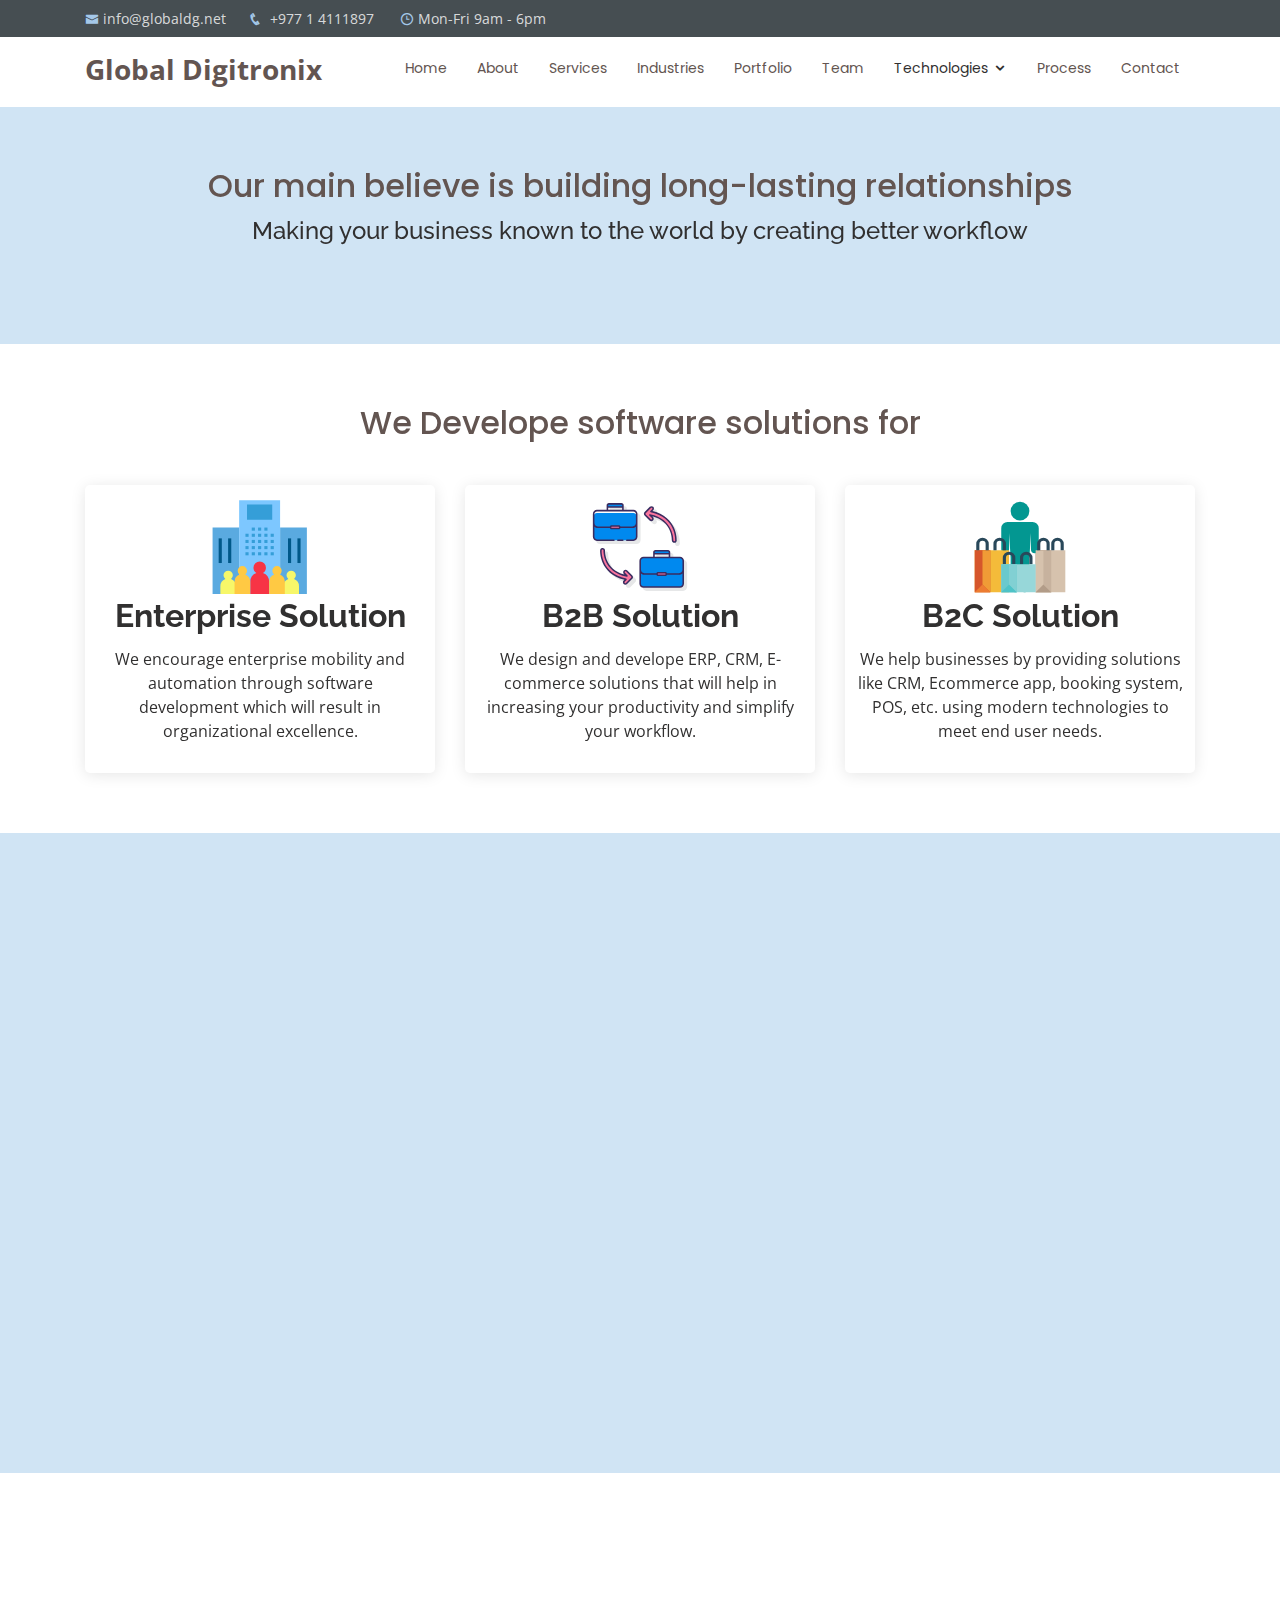
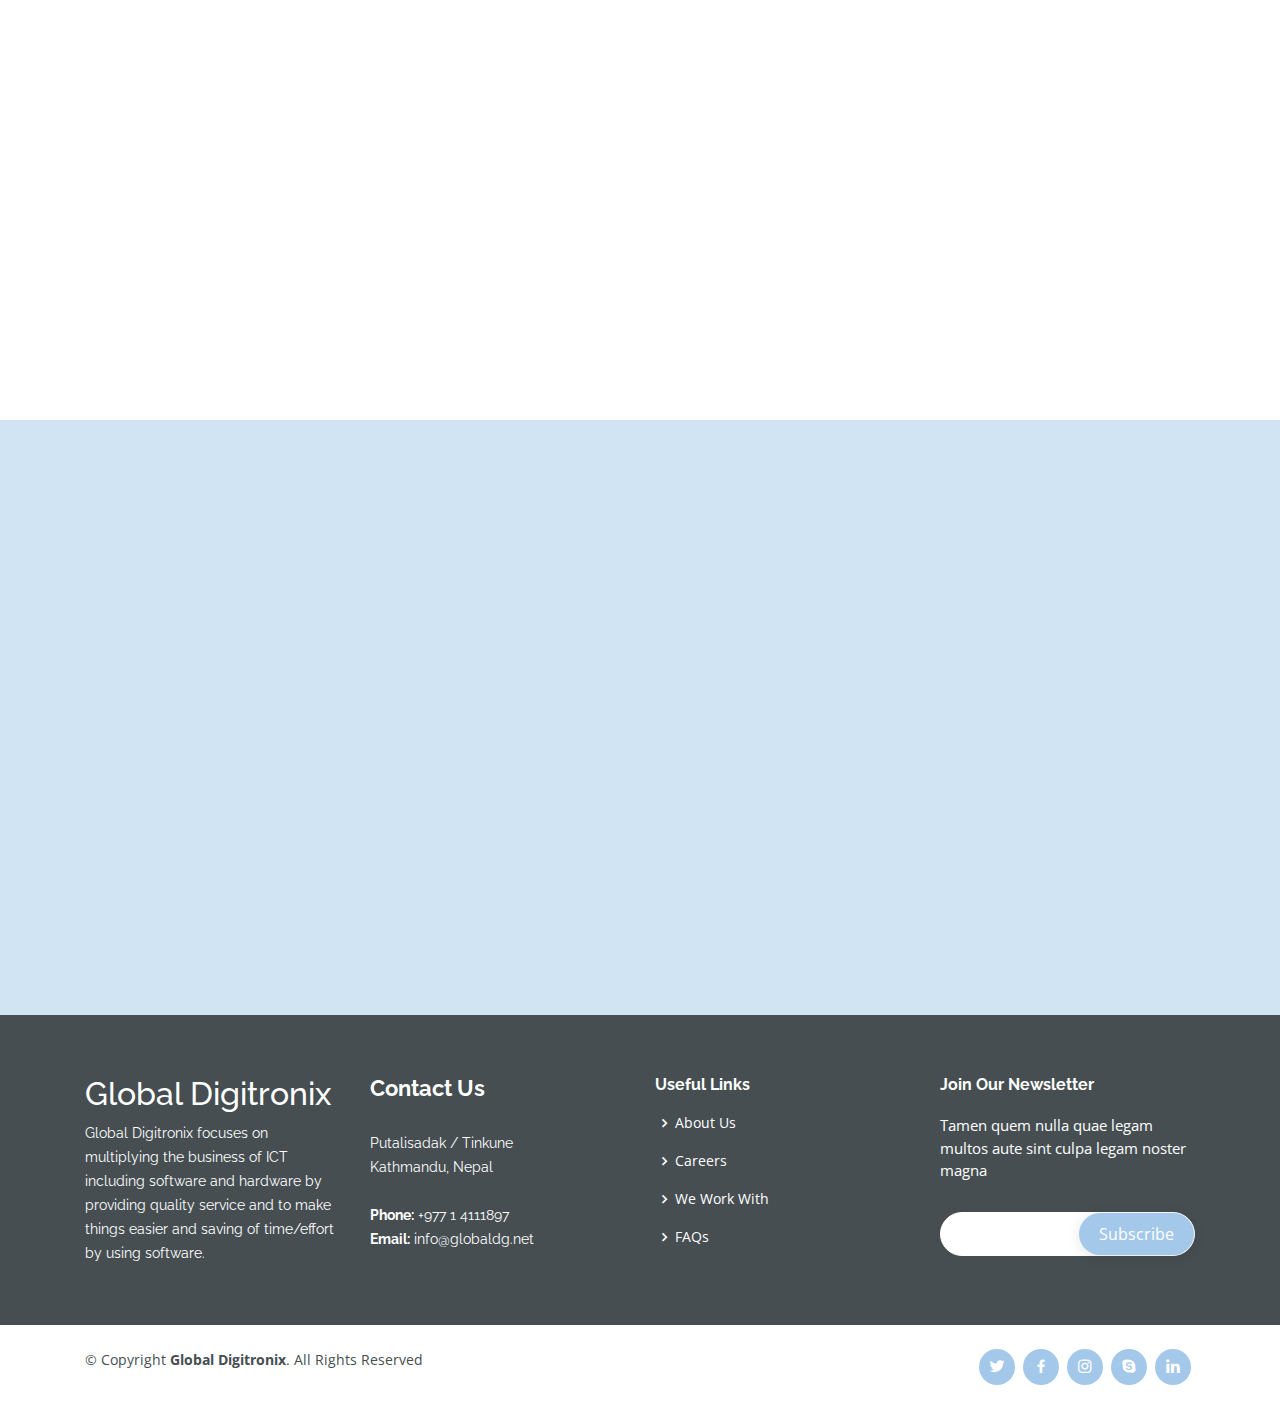
<file: we-work-with.html>
<!DOCTYPE html>
<html lang="en">

<head>
    <meta charset="utf-8" />
    <meta content="width=device-width, initial-scale=1.0" name="viewport" />

    <title>Global Digitronix</title>
    <meta content="" name="description" />
    <meta content="" name="keywords" />

    <!-- Favicons -->
    <link href="assets/img/favicon.png" rel="icon" />
    <link href="assets/img/apple-touch-icon.png" rel="apple-touch-icon" />

    <!-- Google Fonts -->
    <link
        href="https://fonts.googleapis.com/css?family=Open+Sans:300,300i,400,400i,600,600i,700,700i|Raleway:300,300i,400,400i,500,500i,600,600i,700,700i|Poppins:300,300i,400,400i,500,500i,600,600i,700,700i"
        rel="stylesheet" />

    <!-- Vendor CSS Files -->
    <link href="assets/vendor/bootstrap/css/bootstrap.min.css" rel="stylesheet" />
    <link href="assets/vendor/icofont/icofont.min.css" rel="stylesheet" />
    <link href="assets/vendor/boxicons/css/boxicons.min.css" rel="stylesheet" />
    <link href="assets/vendor/venobox/venobox.css" rel="stylesheet" />
    <link href="assets/vendor/owl.carousel/assets/owl.carousel.min.css" rel="stylesheet" />
    <link href="assets/vendor/aos/aos.css" rel="stylesheet" />

    <!-- Template Main CSS File -->
    <link href="assets/css/style.css" rel="stylesheet" />
</head>

<body>
    <!-- ======= Top Bar ======= -->
    <section id="topbar" class="d-none d-lg-block">
        <div class="container d-flex">
            <div class="contact-info mr-auto">
                <ul>
                    <li>
                        <i class="icofont-envelope"></i><a href="mailto:info@globaldg.net">info@globaldg.net</a>
                    </li>
                    <li><i class="icofont-phone"></i> +977 1 4111897</li>
                    <li>
                        <i class="icofont-clock-time icofont-flip-horizontal"></i> Mon-Fri
                        9am - 6pm
                    </li>
                </ul>
            </div>
        </div>
    </section>

    <!-- ======= Header ======= -->
    <header id="header">
        <div class="container d-flex">
            <div class="logo mr-auto">
                <h1 class="text-light">
                    <a href="index.html"><span>Global Digitronix</span></a>
                </h1>
                <!-- Uncomment below if you prefer to use an image logo -->
                <!-- <a href="index.html"><img src="assets/img/logo.png" alt="" class="img-fluid"></a> -->
            </div>

            <nav class="nav-menu d-none d-lg-block">
                <ul>
                    <li><a href="index.html">Home</a></li>
                    <li><a href="index.html#about">About</a></li>
                    <li><a href="index.html#services">Services</a></li>
                    <li><a href="index.html#industries">Industries</a></li>
                    <li><a href="index.html#portfolio">Portfolio</a></li>
                    <li><a href="index.html#team">Team</a></li>
                    <li class="drop-down">
                        <a>Technologies</a>
                        <ul>
                            <li><a href="mobile.html">Mobile</a></li>
                            <li><a href="backend.html">Backend</a></li>
                            <li><a href="frontend.html">Frontend</a></li>
                            <li><a href="database.html">Database</a></li>
                        </ul>
                    </li>
                    <li><a href="index.html#devProcess">Process</a></li>
                    <li><a href="index.html#contact">Contact</a></li>
                </ul>
            </nav>
            <!-- .nav-menu -->
        </div>
    </header>
    <!-- End Header -->

    <main id="main" class="we-work-with">
        <!-- ======= Our Belief Section ======= -->
        <section id="belief" class="belief section-bg">
            <div class="container">
                <div class="section-title" data-aos="fade-up">
                    <h2>Our main believe is building long-lasting relationships</h2>
                    <h4>
                        Making your business known to the world by creating better
                        workflow
                    </h4>
                </div>
            </div>
        </section>
        <!-- End Our Belief Section -->

        <!-- ======= Solutions for Section ======= -->
        <section id="stats" class="stats">
            <div class="section-title" data-aos="fade-up">
                <h2>We Develope software solutions for</h2>
            </div>
            <div class="container">
                <div class="row align-items-center">
                    <div class="col-12 col-md-4" data-aos="fade-up">
                        <div class="stats-block">
                            <img src="assets/img/we-work-with/enterprise.svg" class="img-fluid stats-img" alt="" />
                            <h2><strong>Enterprise Solution</strong></h2>
                            <p>
                                We encourage enterprise mobility and automation through
                                software development which will result in organizational
                                excellence.
                            </p>
                        </div>
                    </div>
                    <div class="col-12 col-md-4" data-aos="fade-up">
                        <div class="stats-block">
                            <img src="assets/img/we-work-with/b2b.svg" class="img-fluid stats-img" alt="" />
                            <h2><strong>B2B Solution</strong></h2>
                            <p>
                                We design and develope ERP, CRM, E-commerce solutions that
                                will help in increasing your productivity and simplify your
                                workflow.
                            </p>
                        </div>
                    </div>
                    <div class="col-12 col-md-4" data-aos="fade-up">
                        <div class="stats-block">
                            <img src="assets/img/we-work-with/b2c.svg" class="img-fluid stats-img" alt="" />
                            <h2><strong>B2C Solution</strong></h2>
                            <p>
                                We help businesses by providing solutions like CRM, Ecommerce
                                app, booking system, POS, etc. using modern technologies to
                                meet end user needs.
                            </p>
                        </div>
                    </div>
                </div>
            </div>
        </section>
        <!-- End Solutions for Section -->

        <!-- ======= Start Up Section ======= -->
        <section id="start_up" class="start_up section-bg">
            <div class="container">
                <div class="section-title">
                    <div class="row align-items-center">
                        <div class="col-12 col-md-6">
                            <div class="start-up" data-aos="fade-right">
                                <img src="assets/img/we-work-with/startup.jpg" alt="" class="w-100" />
                            </div>
                        </div>
                        <div class="col-12 col-md-6 text-left" data-aos="fade-left">
                            <h2>Start Up Business</h2>
                            <p>
                                Everyone loves Startup! We help startups of all sizes,
                                regardless of their stages – to promote, build and grow their
                                amazing ideas on mobile and web.
                            </p>
                            <h2>Ideas</h2>
                            <p>
                                We would help to refine your ideas and collaborate those ideas
                                woth ours, with our help we would you to shape your ideas.
                            </p>
                            <h2>Development</h2>
                            <p>
                                We design, develope and provide technical consult services so
                                that your startup will be more reachable through the internet.
                            </p>
                            <h2>Maintenance and Support</h2>
                            <p>
                                We provide guidance and instructions for your system, to
                                ensure you and your users would never face services down.
                            </p>
                        </div>
                    </div>
                </div>
            </div>
        </section>
        <!-- End Start Up Section -->

        <!-- ======= Business Section ======= -->
        <section id="business" class="business">
            <div class="container">
                <div class="section-title">
                    <div class="row align-items-center">
                        <div class="col-12 col-md-6 text-left" data-aos="fade-right">
                            <h2>Small & Medium Business</h2>
                            <p>
                                We help you to bring your business online, reach wide markets
                                and maximise your opportunities to reach new and more clients.
                            </p>
                            <h2>Business Automation</h2>
                            <p>
                                We tend to increase information mobility for your business by
                                creating instant decision making tools with secure, reliable
                                and adequate solutions.
                            </p>
                            <h2>Consumer Apps</h2>
                            <p>
                                Consumers are vital bodies for business. That’s why we take an
                                step to produce apps and websites for your users, focused
                                towards increasing sales and brand visibility.
                            </p>
                        </div>
                        <div class="col-12 col-md-6" data-aos="fade-left">
                            <img src="assets/img/we-work-with/business.jpg" alt="" class="w-100" />
                        </div>
                    </div>
                </div>
            </div>
        </section>
        <!-- End Business Section -->

        <!-- ======= Enterprise Section ======= -->
        <section id="enterprise" class="enterprise section-bg">
            <div class="container">
                <div class="section-title">
                    <div class="row">
                        <div class="col-12 col-md-6" data-aos="fade-right">
                            <img src="assets/img/we-work-with/enterprise.jpg" alt="" class="w-100" />
                        </div>
                        <div class="col-12 col-md-6 text-left" data-aos="fade-left">
                            <h2>Enterprises</h2>
                            <p>
                                We increase our strong history of work with numerous ideas to
                                build a unique enterprise solution – with rich user
                                experience.
                            </p>
                            <h2>Online System Strategy</h2>
                            <p>
                                We help your enterprise to migrate from legacy systems to a
                                contemporary internet based solution. We will define a clear
                                strategy to reduce friction in current systems and identify
                                where what can fit in your businee to optimize resources, time
                                and cost.
                            </p>
                            <h2>Consulting</h2>
                            <p>
                                Our team of advisors will identify and study the challenges,
                                and provide you best solutions to ensure a smooth and
                                efficient running of your business who will ensure the
                                processes and workflow are well taken care of.
                            </p>
                        </div>
                    </div>
                </div>
            </div>
        </section>
        <!-- End Enterprise Section -->
    </main>
    <!-- End #main -->

    <!-- ======= Footer ======= -->
    <footer id="footer">
        <div class="footer-top">
            <div class="container">
                <div class="row">
                    <div class="col-lg-3 col-md-6 footer-contact">
                        <h2>Global Digitronix</h2>
                        <p>
                            Global Digitronix focuses on multiplying the business of ICT including software and hardware
                            by providing
                            quality service and to make things easier and saving of time/effort by using software.
                        </p>
                    </div>

                    <div class="col-lg-3 col-md-6 footer-contact">
                        <h4>Contact Us</h4>
                        <p>
                            Putalisadak / Tinkune<br />
                            Kathmandu, Nepal<br /><br />
                            <!-- United States <br><br> -->
                            <strong>Phone:</strong> +977 1 4111897<br />
                            <strong>Email:</strong> info@globaldg.net<br />
                        </p>
                    </div>

                    <div class="col-lg-3 col-md-6 footer-links">
                        <h4>Useful Links</h4>
                        <ul>
                            <li>
                                <i class="bx bx-chevron-right"></i> <a href="about.html">About Us</a>
                            </li>
                            <li>
                                <i class="bx bx-chevron-right"></i> <a href="#">Careers</a>
                            </li>
                            <li>
                                <i class="bx bx-chevron-right"></i>
                                <a href="we-work-with.html">We Work With</a>
                            </li>
                            <li>
                                <i class="bx bx-chevron-right"></i> <a href="faq.html">FAQs</a>
                            </li>
                            <!-- <li><i class="bx bx-chevron-right"></i> <a href="#">Policies</a></li> -->
                        </ul>
                    </div>

                    <div class="col-lg-3 col-md-6 footer-newsletter">
                        <h4>Join Our Newsletter</h4>
                        <p>
                            Tamen quem nulla quae legam multos aute sint culpa legam noster
                            magna
                        </p>
                        <form action="" method="post">
                            <input type="email" name="email" /><input type="submit" value="Subscribe" />
                        </form>
                    </div>
                </div>
            </div>
        </div>

        <div class="container d-lg-flex py-4">
            <div class="mr-lg-auto text-center text-lg-left">
                <div class="copyright">
                    &copy; Copyright <strong><span>Global Digitronix</span></strong>. All Rights Reserved
                </div>
                <div class="credits">
                    <!-- All the links in the footer should remain intact. -->
                    <!-- You can delete the links only if you purchased the pro version. -->
                    <!-- Licensing information: https://bootstrapmade.com/license/ -->
                    <!-- Purchase the pro version with working PHP/AJAX contact form: https://bootstrapmade.com/flexor-free-multipurpose-bootstrap-template/ -->
                    <!-- Designed by <a href="https://bootstrapmade.com/">globaldigitronix team</a> -->
                </div>
            </div>
            <div class="social-links text-center text-lg-right pt-3 pt-lg-0">
                <a href="#" class="twitter"><i class="bx bxl-twitter"></i></a>
                <a href="#" class="facebook"><i class="bx bxl-facebook"></i></a>
                <a href="#" class="instagram"><i class="bx bxl-instagram"></i></a>
                <a href="#" class="google-plus"><i class="bx bxl-skype"></i></a>
                <a href="#" class="linkedin"><i class="bx bxl-linkedin"></i></a>
            </div>
        </div>
    </footer>
    <!-- End Footer -->

    <a href="#" class="back-to-top"><i class="icofont-simple-up"></i></a>

    <!-- Vendor JS Files -->
    <script src="assets/vendor/jquery/jquery.min.js"></script>
    <script src="assets/vendor/bootstrap/js/bootstrap.bundle.min.js"></script>
    <script src="assets/vendor/jquery.easing/jquery.easing.min.js"></script>
    <script src="assets/vendor/php-email-form/validate.js"></script>
    <script src="assets/vendor/jquery-sticky/jquery.sticky.js"></script>
    <script src="assets/vendor/venobox/venobox.min.js"></script>
    <script src="assets/vendor/owl.carousel/owl.carousel.min.js"></script>
    <script src="assets/vendor/isotope-layout/isotope.pkgd.min.js"></script>
    <script src="assets/vendor/aos/aos.js"></script>

    <!-- Template Main JS File -->
    <script src="assets/js/main.js"></script>
</body>

</html>
</file>
<file: assets/vendor/venobox/venobox.css>
/* ------ venobox.css --------*/
.vbox-overlay *, .vbox-overlay *:before, .vbox-overlay *:after{
    -webkit-backface-visibility: hidden;
    -webkit-box-sizing:border-box;
    -moz-box-sizing:border-box;
    box-sizing:border-box;
}
.vbox-overlay * { 
    -webkit-backface-visibility: visible;
    backface-visibility: visible;
}
.vbox-overlay{
    display: -webkit-flex;
    display: flex;
    -webkit-flex-direction: column;
    flex-direction: column;
    -webkit-justify-content: center;
    justify-content: center;
    -webkit-align-items: center;
    align-items: center;
    position: fixed;
    left: 0;
    top: 0;
    bottom: 0;
    right: 0;
    z-index: 999999;
}

/* ----- navigation ----- */
.vbox-title{
    width: 100%;
    height: 40px;
    float: left;
    text-align: center;
    line-height: 28px;
    font-size: 12px;
    padding: 6px 50px;
    overflow: hidden;
    position: fixed;
    display: none;
    left: 0;
    z-index: 89;
}
.vbox-close{
    cursor: pointer;
    position: fixed;
    top: -1px;
    right: 0;
    width: 50px;
    height: 40px;
    padding: 6px;
    display: block;
    background-position:10px center;
    overflow: hidden;
    font-size: 24px;
    line-height: 1;
    text-align: center;
    z-index: 99;
}
.vbox-left{
    cursor: pointer;
    position: fixed;
    left: 0;
    height: 40px;
    overflow: hidden;
    line-height: 28px;
    font-size: 12px;
    z-index: 99;
    display: flex;
    align-items:center;
}
.vbox-num{
    display: inline-block;
    margin: 6px 0 6px 15px;
}
/* ----- Social share ----- */
.vbox-share{
    line-height: 28px;
    font-size: 12px;
    overflow: hidden;
    position: fixed;
    left: 0;
    z-index: 98;
    display: flex;
    align-items:center;
    justify-content: center;
    width: 100%;
    text-align: center;
}
.vbox-share svg{
    max-height: 28px;
    width: 28px;
    z-index: 10;
    margin-left: 12px;
    margin-top: 6px;
    margin-bottom: 6px;
    vertical-align: middle;
}


/* ----- navigation ARROWS ----- */
.vbox-next, .vbox-prev{
    position: fixed;
    top: 50%;
    margin-top: -15px;
    overflow: hidden;
    cursor: pointer;
    display: block;
    width: 45px;
    height: 45px;
    z-index: 99;
}
.vbox-next span, .vbox-prev span{
    position: relative;
    width: 20px;
    height: 20px;
    border: 2px solid transparent;
    border-top-color: #B6B6B6;
    border-right-color: #B6B6B6;
    text-indent: -100px;
    position: absolute;
    top: 8px;
    display: block;
}
.vbox-prev{
    left: 15px;
}
.vbox-next{
    right: 15px;
}
.vbox-prev span{
    left: 10px;
    -ms-transform: rotate(-135deg);
    -webkit-transform: rotate(-135deg);
    transform: rotate(-135deg);
}
.vbox-next span{
    -ms-transform: rotate(45deg);
    -webkit-transform: rotate(45deg);
    transform: rotate(45deg);
    right: 10px;
}
/* ------- inline window ------ */
.vbox-inline{
    width: 420px;
    height: 315px;
    height: 70vh;
    padding: 10px;
    background: #fff;
    margin: 0 auto;
    overflow: auto;
    text-align: left;
}
/* ------- Video & iFrames window ------ */
.venoframe{
    max-width: 100%;
    width: 100%;
    border: none;
    width: 100%;
    height: 260px;
    height: 70vh;
}
.venoframe.vbvid{
    height: 260px;
}
@media (min-width: 768px) {
    .venoframe, .vbox-inline{
        width: 90%;
        height: 360px;
        height: 70vh;
    }
    .venoframe.vbvid{
        width: 640px;
        height: 360px;
    }
}
@media (min-width: 992px) {
    .venoframe, .vbox-inline{
        max-width: 1200px;
        width: 80%;
        height: 540px;
        height: 70vh;
    }
    .venoframe.vbvid{
        width: 960px;
        height: 540px;
    }
}
/* 
Please do NOT edit this part! 
or at least read this note: http://i.imgur.com/7C0ws9e.gif
*/
.vbox-open{
    overflow: hidden;
}
.vbox-container{
    position: absolute;
    left: 0;
    right: 0;
    top: 0;
    bottom: 0;
    overflow-x: hidden;
    overflow-y: scroll;
    overflow-scrolling: touch;
    -webkit-overflow-scrolling: touch;
    z-index: 20;
    max-height: 100%;

}

.vbox-content{
    text-align: center;
    float: left;
    width: 100%;
    position: relative;
    overflow: hidden;
    padding: 20px 4%;
}
.vbox-container img{
    max-width: 100%;
    height: auto;
}
.vbox-figlio{
    box-shadow: 0 0 12px rgba(0,0,0,0.19), 0 6px 6px rgba(0,0,0,0.23);
    max-width: 100%;
    text-align: initial;
}
img.vbox-figlio{
    -webkit-user-select: none;
-khtml-user-select: none;
-moz-user-select: none;
-o-user-select: none;
user-select: none;
}
.vbox-content.swipe-left{
    margin-left: -200px !important;
}
.vbox-content.swipe-right{
    margin-left: 200px !important;
}
.vbox-animated{
    webkit-transition: margin 300ms ease-out;
    transition: margin 300ms ease-out;
}

/* ---------- preloader ----------
 * SPINKIT 
 * http://tobiasahlin.com/spinkit/
-------------------------------- */
.sk-double-bounce,.sk-rotating-plane{width:40px;height:40px;margin:40px auto}.sk-rotating-plane{background-color:#333;-webkit-animation:sk-rotatePlane 1.2s infinite ease-in-out;animation:sk-rotatePlane 1.2s infinite ease-in-out}@-webkit-keyframes sk-rotatePlane{0%{-webkit-transform:perspective(120px) rotateX(0) rotateY(0);transform:perspective(120px) rotateX(0) rotateY(0)}50%{-webkit-transform:perspective(120px) rotateX(-180.1deg) rotateY(0);transform:perspective(120px) rotateX(-180.1deg) rotateY(0)}100%{-webkit-transform:perspective(120px) rotateX(-180deg) rotateY(-179.9deg);transform:perspective(120px) rotateX(-180deg) rotateY(-179.9deg)}}@keyframes sk-rotatePlane{0%{-webkit-transform:perspective(120px) rotateX(0) rotateY(0);transform:perspective(120px) rotateX(0) rotateY(0)}50%{-webkit-transform:perspective(120px) rotateX(-180.1deg) rotateY(0);transform:perspective(120px) rotateX(-180.1deg) rotateY(0)}100%{-webkit-transform:perspective(120px) rotateX(-180deg) rotateY(-179.9deg);transform:perspective(120px) rotateX(-180deg) rotateY(-179.9deg)}}.sk-double-bounce{position:relative}.sk-double-bounce .sk-child{width:100%;height:100%;border-radius:50%;background-color:#333;opacity:.6;position:absolute;top:0;left:0;-webkit-animation:sk-doubleBounce 2s infinite ease-in-out;animation:sk-doubleBounce 2s infinite ease-in-out}.sk-chasing-dots .sk-child,.sk-spinner-pulse,.sk-three-bounce .sk-child{background-color:#333;border-radius:100%}.sk-double-bounce .sk-double-bounce2{-webkit-animation-delay:-1s;animation-delay:-1s}@-webkit-keyframes sk-doubleBounce{0%,100%{-webkit-transform:scale(0);transform:scale(0)}50%{-webkit-transform:scale(1);transform:scale(1)}}@keyframes sk-doubleBounce{0%,100%{-webkit-transform:scale(0);transform:scale(0)}50%{-webkit-transform:scale(1);transform:scale(1)}}.sk-wave{margin:40px auto;width:50px;height:40px;text-align:center;font-size:10px}.sk-wave .sk-rect{background-color:#333;height:100%;width:6px;display:inline-block;-webkit-animation:sk-waveStretchDelay 1.2s infinite ease-in-out;animation:sk-waveStretchDelay 1.2s infinite ease-in-out}.sk-wave .sk-rect1{-webkit-animation-delay:-1.2s;animation-delay:-1.2s}.sk-wave .sk-rect2{-webkit-animation-delay:-1.1s;animation-delay:-1.1s}.sk-wave .sk-rect3{-webkit-animation-delay:-1s;animation-delay:-1s}.sk-wave .sk-rect4{-webkit-animation-delay:-.9s;animation-delay:-.9s}.sk-wave .sk-rect5{-webkit-animation-delay:-.8s;animation-delay:-.8s}@-webkit-keyframes sk-waveStretchDelay{0%,100%,40%{-webkit-transform:scaleY(.4);transform:scaleY(.4)}20%{-webkit-transform:scaleY(1);transform:scaleY(1)}}@keyframes sk-waveStretchDelay{0%,100%,40%{-webkit-transform:scaleY(.4);transform:scaleY(.4)}20%{-webkit-transform:scaleY(1);transform:scaleY(1)}}.sk-wandering-cubes{margin:40px auto;width:40px;height:40px;position:relative}.sk-wandering-cubes .sk-cube{background-color:#333;width:10px;height:10px;position:absolute;top:0;left:0;-webkit-animation:sk-wanderingCube 1.8s ease-in-out -1.8s infinite both;animation:sk-wanderingCube 1.8s ease-in-out -1.8s infinite both}.sk-chasing-dots,.sk-spinner-pulse{width:40px;height:40px;margin:40px auto}.sk-wandering-cubes .sk-cube2{-webkit-animation-delay:-.9s;animation-delay:-.9s}@-webkit-keyframes sk-wanderingCube{0%{-webkit-transform:rotate(0);transform:rotate(0)}25%{-webkit-transform:translateX(30px) rotate(-90deg) scale(.5);transform:translateX(30px) rotate(-90deg) scale(.5)}50%{-webkit-transform:translateX(30px) translateY(30px) rotate(-179deg);transform:translateX(30px) translateY(30px) rotate(-179deg)}50.1%{-webkit-transform:translateX(30px) translateY(30px) rotate(-180deg);transform:translateX(30px) translateY(30px) rotate(-180deg)}75%{-webkit-transform:translateX(0) translateY(30px) rotate(-270deg) scale(.5);transform:translateX(0) translateY(30px) rotate(-270deg) scale(.5)}100%{-webkit-transform:rotate(-360deg);transform:rotate(-360deg)}}@keyframes sk-wanderingCube{0%{-webkit-transform:rotate(0);transform:rotate(0)}25%{-webkit-transform:translateX(30px) rotate(-90deg) scale(.5);transform:translateX(30px) rotate(-90deg) scale(.5)}50%{-webkit-transform:translateX(30px) translateY(30px) rotate(-179deg);transform:translateX(30px) translateY(30px) rotate(-179deg)}50.1%{-webkit-transform:translateX(30px) translateY(30px) rotate(-180deg);transform:translateX(30px) translateY(30px) rotate(-180deg)}75%{-webkit-transform:translateX(0) translateY(30px) rotate(-270deg) scale(.5);transform:translateX(0) translateY(30px) rotate(-270deg) scale(.5)}100%{-webkit-transform:rotate(-360deg);transform:rotate(-360deg)}}.sk-spinner-pulse{-webkit-animation:sk-pulseScaleOut 1s infinite ease-in-out;animation:sk-pulseScaleOut 1s infinite ease-in-out}@-webkit-keyframes sk-pulseScaleOut{0%{-webkit-transform:scale(0);transform:scale(0)}100%{-webkit-transform:scale(1);transform:scale(1);opacity:0}}@keyframes sk-pulseScaleOut{0%{-webkit-transform:scale(0);transform:scale(0)}100%{-webkit-transform:scale(1);transform:scale(1);opacity:0}}.sk-chasing-dots{position:relative;text-align:center;-webkit-animation:sk-chasingDotsRotate 2s infinite linear;animation:sk-chasingDotsRotate 2s infinite linear}.sk-chasing-dots .sk-child{width:60%;height:60%;display:inline-block;position:absolute;top:0;-webkit-animation:sk-chasingDotsBounce 2s infinite ease-in-out;animation:sk-chasingDotsBounce 2s infinite ease-in-out}.sk-chasing-dots .sk-dot2{top:auto;bottom:0;-webkit-animation-delay:-1s;animation-delay:-1s}@-webkit-keyframes sk-chasingDotsRotate{100%{-webkit-transform:rotate(360deg);transform:rotate(360deg)}}@keyframes sk-chasingDotsRotate{100%{-webkit-transform:rotate(360deg);transform:rotate(360deg)}}@-webkit-keyframes sk-chasingDotsBounce{0%,100%{-webkit-transform:scale(0);transform:scale(0)}50%{-webkit-transform:scale(1);transform:scale(1)}}@keyframes sk-chasingDotsBounce{0%,100%{-webkit-transform:scale(0);transform:scale(0)}50%{-webkit-transform:scale(1);transform:scale(1)}}.sk-three-bounce{margin:40px auto;width:80px;text-align:center}.sk-three-bounce .sk-child{width:20px;height:20px;display:inline-block;-webkit-animation:sk-three-bounce 1.4s ease-in-out 0s infinite both;animation:sk-three-bounce 1.4s ease-in-out 0s infinite both}.sk-circle .sk-child:before,.sk-fading-circle .sk-circle:before{display:block;border-radius:100%;content:'';background-color:#333}.sk-three-bounce .sk-bounce1{-webkit-animation-delay:-.32s;animation-delay:-.32s}.sk-three-bounce .sk-bounce2{-webkit-animation-delay:-.16s;animation-delay:-.16s}@-webkit-keyframes sk-three-bounce{0%,100%,80%{-webkit-transform:scale(0);transform:scale(0)}40%{-webkit-transform:scale(1);transform:scale(1)}}@keyframes sk-three-bounce{0%,100%,80%{-webkit-transform:scale(0);transform:scale(0)}40%{-webkit-transform:scale(1);transform:scale(1)}}.sk-circle{margin:40px auto;width:40px;height:40px;position:relative}.sk-circle .sk-child{width:100%;height:100%;position:absolute;left:0;top:0}.sk-circle .sk-child:before{margin:0 auto;width:15%;height:15%;-webkit-animation:sk-circleBounceDelay 1.2s infinite ease-in-out both;animation:sk-circleBounceDelay 1.2s infinite ease-in-out both}.sk-circle .sk-circle2{-webkit-transform:rotate(30deg);-ms-transform:rotate(30deg);transform:rotate(30deg)}.sk-circle .sk-circle3{-webkit-transform:rotate(60deg);-ms-transform:rotate(60deg);transform:rotate(60deg)}.sk-circle .sk-circle4{-webkit-transform:rotate(90deg);-ms-transform:rotate(90deg);transform:rotate(90deg)}.sk-circle .sk-circle5{-webkit-transform:rotate(120deg);-ms-transform:rotate(120deg);transform:rotate(120deg)}.sk-circle .sk-circle6{-webkit-transform:rotate(150deg);-ms-transform:rotate(150deg);transform:rotate(150deg)}.sk-circle .sk-circle7{-webkit-transform:rotate(180deg);-ms-transform:rotate(180deg);transform:rotate(180deg)}.sk-circle .sk-circle8{-webkit-transform:rotate(210deg);-ms-transform:rotate(210deg);transform:rotate(210deg)}.sk-circle .sk-circle9{-webkit-transform:rotate(240deg);-ms-transform:rotate(240deg);transform:rotate(240deg)}.sk-circle .sk-circle10{-webkit-transform:rotate(270deg);-ms-transform:rotate(270deg);transform:rotate(270deg)}.sk-circle .sk-circle11{-webkit-transform:rotate(300deg);-ms-transform:rotate(300deg);transform:rotate(300deg)}.sk-circle .sk-circle12{-webkit-transform:rotate(330deg);-ms-transform:rotate(330deg);transform:rotate(330deg)}.sk-circle .sk-circle2:before{-webkit-animation-delay:-1.1s;animation-delay:-1.1s}.sk-circle .sk-circle3:before{-webkit-animation-delay:-1s;animation-delay:-1s}.sk-circle .sk-circle4:before{-webkit-animation-delay:-.9s;animation-delay:-.9s}.sk-circle .sk-circle5:before{-webkit-animation-delay:-.8s;animation-delay:-.8s}.sk-circle .sk-circle6:before{-webkit-animation-delay:-.7s;animation-delay:-.7s}.sk-circle .sk-circle7:before{-webkit-animation-delay:-.6s;animation-delay:-.6s}.sk-circle .sk-circle8:before{-webkit-animation-delay:-.5s;animation-delay:-.5s}.sk-circle .sk-circle9:before{-webkit-animation-delay:-.4s;animation-delay:-.4s}.sk-circle .sk-circle10:before{-webkit-animation-delay:-.3s;animation-delay:-.3s}.sk-circle .sk-circle11:before{-webkit-animation-delay:-.2s;animation-delay:-.2s}.sk-circle .sk-circle12:before{-webkit-animation-delay:-.1s;animation-delay:-.1s}@-webkit-keyframes sk-circleBounceDelay{0%,100%,80%{-webkit-transform:scale(0);transform:scale(0)}40%{-webkit-transform:scale(1);transform:scale(1)}}@keyframes sk-circleBounceDelay{0%,100%,80%{-webkit-transform:scale(0);transform:scale(0)}40%{-webkit-transform:scale(1);transform:scale(1)}}.sk-cube-grid{width:40px;height:40px;margin:40px auto}.sk-cube-grid .sk-cube{width:33.33%;height:33.33%;background-color:#333;float:left;-webkit-animation:sk-cubeGridScaleDelay 1.3s infinite ease-in-out;animation:sk-cubeGridScaleDelay 1.3s infinite ease-in-out}.sk-cube-grid .sk-cube1{-webkit-animation-delay:.2s;animation-delay:.2s}.sk-cube-grid .sk-cube2{-webkit-animation-delay:.3s;animation-delay:.3s}.sk-cube-grid .sk-cube3{-webkit-animation-delay:.4s;animation-delay:.4s}.sk-cube-grid .sk-cube4{-webkit-animation-delay:.1s;animation-delay:.1s}.sk-cube-grid .sk-cube5{-webkit-animation-delay:.2s;animation-delay:.2s}.sk-cube-grid .sk-cube6{-webkit-animation-delay:.3s;animation-delay:.3s}.sk-cube-grid .sk-cube7{-webkit-animation-delay:0ms;animation-delay:0ms}.sk-cube-grid .sk-cube8{-webkit-animation-delay:.1s;animation-delay:.1s}.sk-cube-grid .sk-cube9{-webkit-animation-delay:.2s;animation-delay:.2s}@-webkit-keyframes sk-cubeGridScaleDelay{0%,100%,70%{-webkit-transform:scale3D(1,1,1);transform:scale3D(1,1,1)}35%{-webkit-transform:scale3D(0,0,1);transform:scale3D(0,0,1)}}@keyframes sk-cubeGridScaleDelay{0%,100%,70%{-webkit-transform:scale3D(1,1,1);transform:scale3D(1,1,1)}35%{-webkit-transform:scale3D(0,0,1);transform:scale3D(0,0,1)}}.sk-fading-circle{margin:40px auto;width:40px;height:40px;position:relative}.sk-fading-circle .sk-circle{width:100%;height:100%;position:absolute;left:0;top:0}.sk-fading-circle .sk-circle:before{margin:0 auto;width:15%;height:15%;-webkit-animation:sk-circleFadeDelay 1.2s infinite ease-in-out both;animation:sk-circleFadeDelay 1.2s infinite ease-in-out both}.sk-fading-circle .sk-circle2{-webkit-transform:rotate(30deg);-ms-transform:rotate(30deg);transform:rotate(30deg)}.sk-fading-circle .sk-circle3{-webkit-transform:rotate(60deg);-ms-transform:rotate(60deg);transform:rotate(60deg)}.sk-fading-circle .sk-circle4{-webkit-transform:rotate(90deg);-ms-transform:rotate(90deg);transform:rotate(90deg)}.sk-fading-circle .sk-circle5{-webkit-transform:rotate(120deg);-ms-transform:rotate(120deg);transform:rotate(120deg)}.sk-fading-circle .sk-circle6{-webkit-transform:rotate(150deg);-ms-transform:rotate(150deg);transform:rotate(150deg)}.sk-fading-circle .sk-circle7{-webkit-transform:rotate(180deg);-ms-transform:rotate(180deg);transform:rotate(180deg)}.sk-fading-circle .sk-circle8{-webkit-transform:rotate(210deg);-ms-transform:rotate(210deg);transform:rotate(210deg)}.sk-fading-circle .sk-circle9{-webkit-transform:rotate(240deg);-ms-transform:rotate(240deg);transform:rotate(240deg)}.sk-fading-circle .sk-circle10{-webkit-transform:rotate(270deg);-ms-transform:rotate(270deg);transform:rotate(270deg)}.sk-fading-circle .sk-circle11{-webkit-transform:rotate(300deg);-ms-transform:rotate(300deg);transform:rotate(300deg)}.sk-fading-circle .sk-circle12{-webkit-transform:rotate(330deg);-ms-transform:rotate(330deg);transform:rotate(330deg)}.sk-fading-circle .sk-circle2:before{-webkit-animation-delay:-1.1s;animation-delay:-1.1s}.sk-fading-circle .sk-circle3:before{-webkit-animation-delay:-1s;animation-delay:-1s}.sk-fading-circle .sk-circle4:before{-webkit-animation-delay:-.9s;animation-delay:-.9s}.sk-fading-circle .sk-circle5:before{-webkit-animation-delay:-.8s;animation-delay:-.8s}.sk-fading-circle .sk-circle6:before{-webkit-animation-delay:-.7s;animation-delay:-.7s}.sk-fading-circle .sk-circle7:before{-webkit-animation-delay:-.6s;animation-delay:-.6s}.sk-fading-circle .sk-circle8:before{-webkit-animation-delay:-.5s;animation-delay:-.5s}.sk-fading-circle .sk-circle9:before{-webkit-animation-delay:-.4s;animation-delay:-.4s}.sk-fading-circle .sk-circle10:before{-webkit-animation-delay:-.3s;animation-delay:-.3s}.sk-fading-circle .sk-circle11:before{-webkit-animation-delay:-.2s;animation-delay:-.2s}.sk-fading-circle .sk-circle12:before{-webkit-animation-delay:-.1s;animation-delay:-.1s}@-webkit-keyframes sk-circleFadeDelay{0%,100%,39%{opacity:0}40%{opacity:1}}@keyframes sk-circleFadeDelay{0%,100%,39%{opacity:0}40%{opacity:1}}.sk-folding-cube{margin:40px auto;width:40px;height:40px;position:relative;-webkit-transform:rotateZ(45deg);transform:rotateZ(45deg)}.sk-folding-cube .sk-cube{float:left;width:50%;height:50%;position:relative;-webkit-transform:scale(1.1);-ms-transform:scale(1.1);transform:scale(1.1)}.sk-folding-cube .sk-cube:before{content:'';position:absolute;top:0;left:0;width:100%;height:100%;background-color:#333;-webkit-animation:sk-foldCubeAngle 2.4s infinite linear both;animation:sk-foldCubeAngle 2.4s infinite linear both;-webkit-transform-origin:100% 100%;-ms-transform-origin:100% 100%;transform-origin:100% 100%}.sk-folding-cube .sk-cube2{-webkit-transform:scale(1.1) rotateZ(90deg);transform:scale(1.1) rotateZ(90deg)}.sk-folding-cube .sk-cube3{-webkit-transform:scale(1.1) rotateZ(180deg);transform:scale(1.1) rotateZ(180deg)}.sk-folding-cube .sk-cube4{-webkit-transform:scale(1.1) rotateZ(270deg);transform:scale(1.1) rotateZ(270deg)}.sk-folding-cube .sk-cube2:before{-webkit-animation-delay:.3s;animation-delay:.3s}.sk-folding-cube .sk-cube3:before{-webkit-animation-delay:.6s;animation-delay:.6s}.sk-folding-cube .sk-cube4:before{-webkit-animation-delay:.9s;animation-delay:.9s}@-webkit-keyframes sk-foldCubeAngle{0%,10%{-webkit-transform:perspective(140px) rotateX(-180deg);transform:perspective(140px) rotateX(-180deg);opacity:0}25%,75%{-webkit-transform:perspective(140px) rotateX(0);transform:perspective(140px) rotateX(0);opacity:1}100%,90%{-webkit-transform:perspective(140px) rotateY(180deg);transform:perspective(140px) rotateY(180deg);opacity:0}}@keyframes sk-foldCubeAngle{0%,10%{-webkit-transform:perspective(140px) rotateX(-180deg);transform:perspective(140px) rotateX(-180deg);opacity:0}25%,75%{-webkit-transform:perspective(140px) rotateX(0);transform:perspective(140px) rotateX(0);opacity:1}100%,90%{-webkit-transform:perspective(140px) rotateY(180deg);transform:perspective(140px) rotateY(180deg);opacity:0}}
</file>
<file: assets/css/style.css>
/**
* Template Name: Flexor - v2.4.0
* Template URL: https://bootstrapmade.com/flexor-free-multipurpose-bootstrap-template/
* Author: BootstrapMade.com
* License: https://bootstrapmade.com/license/
*/

/*--------------------------------------------------------------
# General
--------------------------------------------------------------*/
body {
  font-family: "Open Sans", sans-serif;
  color: #313030;
}

a {
  color: #a4c8e9;
}

a:hover {
  color: #ff7e54;
  text-decoration: none;
}

h1,
h2,
h3,
h4,
h5,
h6 {
  font-family: "Raleway", sans-serif;
}

/*--------------------------------------------------------------
# Back to top button
--------------------------------------------------------------*/
.back-to-top {
  position: fixed;
  display: none;
  width: 40px;
  height: 40px;
  border-radius: 3px;
  right: 15px;
  bottom: 15px;
  background: #a4c8e9;
  color: #fff;
  transition: display 0.5s ease-in-out;
  z-index: 99999;
}

.back-to-top i {
  font-size: 24px;
  position: absolute;
  top: 8px;
  left: 8px;
}

.back-to-top:hover {
  color: #fff;
  background: #464e52;
  transition: background 0.2s ease-in-out;
}

/*--------------------------------------------------------------
# Top Bar
--------------------------------------------------------------*/
#topbar {
  background: #464e52;
  font-size: 14px;
  padding: 0;
  color: rgba(255, 255, 255, 0.8);
}

#topbar .contact-info ul {
  padding: 0;
  margin: 0;
  list-style: none;
}

#topbar .contact-info li {
  display: inline-block;
  padding: 8px 0;
}

#topbar .contact-info li + li {
  margin-left: 18px;
}

#topbar .contact-info a {
  color: rgba(255, 255, 255, 0.8);
  transition: 0.3s;
}

#topbar .contact-info a:hover {
  color: #fff;
}

#topbar .contact-info i {
  color: #a4c8e9;
  padding-right: 4px;
}

#topbar .cta a {
  color: #fff;
  background: #a4c8e9;
  padding: 8px 20px;
  display: inline-block;
  transition: 0.3s;
}

#topbar .cta a:hover {
  background: #ff6b3b;
}

/*--------------------------------------------------------------
# Header
--------------------------------------------------------------*/
#header {
  height: 70px;
  transition: all 0.5s;
  z-index: 997;
  transition: all 0.5s;
  padding: 10px 0;
  background: #fff;
}

#header.header-scrolled {
  box-shadow: 0px 0px 20px 0px rgba(0, 0, 0, 0.1);
}

#header .logo h1 {
  font-size: 28px;
  margin: 0;
  padding: 8px 0;
  line-height: 1;
  font-weight: 700;
  font-family: "Open Sans", sans-serif;
}

#header .logo h1 a,
#header .logo h1 a:hover {
  color: #635551;
  text-decoration: none;
}

#header .logo img {
  padding: 0;
  margin: 0;
  max-height: 40px;
}

#main {
  z-index: 3;
}

/*--------------------------------------------------------------
# Navigation Menu
--------------------------------------------------------------*/
/* Desktop Navigation */
.nav-menu,
.nav-menu * {
  margin: 0;
  padding: 0;
  list-style: none;
}

.nav-menu > ul > li {
  position: relative;
  white-space: nowrap;
  float: left;
}

.nav-menu a {
  display: block;
  position: relative;
  color: #635551;
  padding: 11px 15px;
  transition: 0.3s;
  font-size: 14px;
  font-family: "Poppins", sans-serif;
}

.nav-menu a:hover,
.nav-menu .active > a,
.nav-menu li:hover > a {
  color: #a4c8e9;
  text-decoration: none;
}

.nav-menu .drop-down ul {
  display: block;
  position: absolute;
  left: 0;
  top: calc(100% + 30px);
  z-index: 99;
  opacity: 0;
  visibility: hidden;
  padding: 10px 0;
  background: #fff;
  box-shadow: 0px 0px 30px rgba(127, 137, 161, 0.25);
  transition: ease all 0.3s;
  border-radius: 8px;
}

.nav-menu .drop-down:hover > ul {
  opacity: 1;
  top: 100%;
  visibility: visible;
}

.nav-menu .drop-down li {
  min-width: 180px;
  position: relative;
}

.nav-menu .drop-down ul a {
  padding: 10px 20px;
  font-size: 14px;
  font-weight: 500;
  text-transform: none;
  color: lightne(#473d3a, 10);
}

.nav-menu .drop-down ul a:hover,
.nav-menu .drop-down ul .active > a,
.nav-menu .drop-down ul li:hover > a {
  color: #a4c8e9;
}

.nav-menu .drop-down > a:after {
  content: "\ea99";
  font-family: IcoFont;
  padding-left: 5px;
}

.nav-menu .drop-down .drop-down ul {
  top: 0;
  left: calc(100% - 30px);
}

.nav-menu .drop-down .drop-down:hover > ul {
  opacity: 1;
  top: 0;
  left: 100%;
}

.nav-menu .drop-down .drop-down > a {
  padding-right: 35px;
}

.nav-menu .drop-down .drop-down > a:after {
  content: "\eaa0";
  font-family: IcoFont;
  position: absolute;
  right: 15px;
}

@media (max-width: 1366px) {
  .nav-menu .drop-down .drop-down ul {
    left: -90%;
  }
  .nav-menu .drop-down .drop-down:hover > ul {
    left: -100%;
  }
  .nav-menu .drop-down .drop-down > a:after {
    content: "\ea9d";
  }
}

/* Mobile Navigation */
.mobile-nav-toggle {
  position: fixed;
  right: 15px;
  top: 20px;
  z-index: 9998;
  border: 0;
  background: none;
  font-size: 24px;
  transition: all 0.4s;
  outline: none !important;
  line-height: 1;
  cursor: pointer;
  text-align: right;
}

.mobile-nav-toggle i {
  color: #a4c8e9;
}

.mobile-nav {
  position: fixed;
  top: 55px;
  right: 15px;
  bottom: 15px;
  left: 15px;
  z-index: 9999;
  overflow-y: auto;
  background: #fff;
  transition: ease-in-out 0.2s;
  opacity: 0;
  visibility: hidden;
  border-radius: 10px;
  padding: 10px 0;
}

.mobile-nav * {
  margin: 0;
  padding: 0;
  list-style: none;
}

.mobile-nav a {
  display: block;
  position: relative;
  color: #473d3a;
  padding: 10px 20px;
  font-weight: 500;
  outline: none;
}

.mobile-nav a:hover,
.mobile-nav .active > a,
.mobile-nav li:hover > a {
  color: #a4c8e9;
  text-decoration: none;
}

.mobile-nav .drop-down > a:after {
  content: "\ea99";
  font-family: IcoFont;
  padding-left: 10px;
  position: absolute;
  right: 15px;
}

.mobile-nav .active.drop-down > a:after {
  content: "\eaa1";
}

.mobile-nav .drop-down > a {
  padding-right: 35px;
}

.mobile-nav .drop-down ul {
  display: none;
  overflow: hidden;
}

.mobile-nav .drop-down li {
  padding-left: 20px;
}

.mobile-nav-overly {
  width: 100%;
  height: 100%;
  z-index: 9997;
  top: 0;
  left: 0;
  position: fixed;
  background: rgba(43, 37, 35, 0.6);
  overflow: hidden;
  display: none;
  transition: ease-in-out 0.2s;
}

.mobile-nav-active {
  overflow: hidden;
}

.mobile-nav-active .mobile-nav {
  opacity: 1;
  visibility: visible;
}

.mobile-nav-active .mobile-nav-toggle i {
  color: #fff;
}

/*--------------------------------------------------------------
# Hero Section
--------------------------------------------------------------*/
#hero {
  width: 100%;
  height: 60vh;
  background: url("../img/hero-bg.jpg") center center;
  background-size: cover;
  position: relative;
  z-index: 1;
  padding: 0;
  margin-bottom: -120px;
}

#hero:before {
  content: "";
  background: rgba(0, 0, 0, 0.4);
  position: absolute;
  bottom: 0;
  top: 0;
  left: 0;
  right: 0;
}

#hero .container {
  z-index: 2;
}

#hero h1 {
  margin: 0 0 10px 0;
  font-size: 48px;
  font-weight: 700;
  line-height: 56px;
  color: #fff;
}

#hero h2 {
  color: #eee;
  margin-bottom: 50px;
  font-size: 24px;
}

#hero .get-started-icon {
  font-size: 24px;
  background: #a4c8e9;
  padding: 14px;
  color: #fff;
  border-radius: 50px;
  position: relative;
  z-index: 5;
  box-shadow: 10px 2px 15px rgba(0, 0, 0, 0.1);
}

#hero .btn-get-started {
  font-family: "Raleway", sans-serif;
  font-weight: 400;
  font-size: 16px;
  letter-spacing: 1px;
  display: inline-block;
  transition: 0.5s;
  margin-left: -10px;
  padding: 8px 26px 8px 26px;
  color: #fff;
  background: #584b48;
  border-radius: 0 50px 50px 0;
  position: relative;
  z-index: 4;
}

#hero .btn-get-started:hover {
  background: #a4c8e9;
}

@media (min-width: 1024px) {
  #hero {
    background-attachment: fixed;
  }
}

@media (max-width: 1024px), (max-height: 768px) {
  #hero {
    margin-bottom: -150px;
    height: 80vh;
  }
}

@media (max-width: 768px) {
  #hero {
    height: 80vh;
  }
  #hero h1 {
    font-size: 28px;
    line-height: 36px;
  }
  #hero h2 {
    font-size: 18px;
    line-height: 24px;
    margin-bottom: 30px;
  }
}

@media (max-height: 500px) {
  #hero {
    height: 100vh;
  }
}

/*--------------------------------------------------------------
# About Us Hero Section
--------------------------------------------------------------*/

#hero_AboutUs {
  width: 100%;
  height: 60vh;
  background: url("../img/about-bg.jpg") center center;
  background-size: cover;
  position: relative;
  z-index: 1;
  padding: 0;
  margin-bottom: -120px;
}

#hero_AboutUs:before {
  content: "";
  background: rgba(0, 0, 0, 0.4);
  position: absolute;
  bottom: 0;
  top: 0;
  left: 0;
  right: 0;
}

#hero_AboutUs .container {
  z-index: 2;
}

#hero_AboutUs h1 {
  margin: 0 0 10px 0;
  font-size: 48px;
  font-weight: 700;
  line-height: 56px;
  color: #fff;
}

#hero_AboutUs h2 {
  color: #eee;
  margin-bottom: 50px;
  font-size: 24px;
}

@media (min-width: 1024px) {
  #hero_AboutUs {
    background-attachment: fixed;
  }
}

@media (max-width: 1024px), (max-height: 768px) {
  #hero_AboutUs {
    margin-bottom: -150px;
    height: 80vh;
  }
}

@media (max-width: 768px) {
  #hero_AboutUs {
    height: 80vh;
  }
  #hero_AboutUs h1 {
    font-size: 28px;
    line-height: 36px;
  }
  #hero_AboutUs h2 {
    font-size: 18px;
    line-height: 24px;
    margin-bottom: 30px;
  }
}

@media (max-height: 500px) {
  #hero_AboutUs {
    height: 100vh;
  }
}

/*--------------------------------------------------------------
# Sections General
--------------------------------------------------------------*/
section {
  padding: 60px 0;
  overflow: hidden;
}

.section-bg {
  background-color: #d0e4f4;
}

.section-title {
  text-align: center;
  padding-bottom: 30px;
}

.section-title h2 {
  font-size: 32px;
  font-weight: 500;
  margin-bottom: 20px;
  padding-bottom: 0;
  font-family: "Poppins", sans-serif;
  color: #635551;
}

.section-title p {
  margin-bottom: 0;
}

/*--------------------------------------------------------------
# Breadcrumbs
--------------------------------------------------------------*/
.breadcrumbs {
  padding: 15px 0;
  background: #ffffff;
  margin-bottom: 40px;
}

.breadcrumbs h2 {
  font-size: 28px;
  font-weight: 500;
}

.breadcrumbs ol {
  display: flex;
  flex-wrap: wrap;
  list-style: none;
  padding: 0 0 10px 0;
  margin: 0;
  font-size: 14px;
}

.breadcrumbs ol li + li {
  padding-left: 10px;
}

.breadcrumbs ol li + li::before {
  display: inline-block;
  padding-right: 10px;
  color: #635551;
  content: "/";
}

/*--------------------------------------------------------------
# Why Us
--------------------------------------------------------------*/
.why-us {
  padding: 0 0 30px 0;
  position: relative;
  z-index: 3;
}

.why-us .content {
  padding: 30px;
  background: #a4c8e9;
  border-radius: 4px;
  color: #111111;
}

.why-us .content h3 {
  font-weight: 700;
  font-size: 34px;
  margin-bottom: 30px;
}

.why-us .content p {
  margin-bottom: 30px;
}

.why-us .content .more-btn {
  display: inline-block;
  background: rgba(255, 255, 255, 0.2);
  padding: 6px 30px 8px 30px;
  color: #fff;
  border-radius: 50px;
  transition: all ease-in-out 0.4s;
}

.why-us .content .more-btn i {
  font-size: 14px;
}

.why-us .content .more-btn:hover {
  color: #a4c8e9;
  background: #fff;
}

.why-us .icon-boxes .icon-box {
  text-align: center;
  border-radius: 10px;
  background: #fff;
  box-shadow: 0px 2px 15px rgba(0, 0, 0, 0.1);
  padding: 40px 30px;
  width: 100%;
}

.why-us .icon-boxes .icon-box i {
  font-size: 40px;
  color: #a4c8e9;
  margin-bottom: 30px;
}

.why-us .icon-boxes .icon-box h4 {
  font-size: 20px;
  font-weight: 700;
  margin: 0 0 30px 0;
}

.why-us .icon-boxes .icon-box p {
  font-size: 15px;
  color: #716f6f;
}

/*--------------------------------------------------------------
# About
--------------------------------------------------------------*/
.about .icon-boxes h4 {
  font-size: 18px;
  color: #7f6d68;
  margin-bottom: 15px;
}

.about .icon-boxes h3 {
  font-size: 28px;
  font-weight: 700;
  color: #554945;
  margin-bottom: 15px;
}

.about .icon-box {
  margin-top: 40px;
}

.about .icon-box .icon {
  float: left;
  display: flex;
  align-items: center;
  justify-content: center;
  width: 64px;
  height: 64px;
  border: 2px solid #ffcbba;
  border-radius: 50px;
  transition: 0.5s;
  background: #fff;
}

.about .icon-box .icon i {
  color: #a4c8e9;
  font-size: 32px;
}

.about .icon-box:hover .icon {
  background: #a4c8e9;
  border-color: #a4c8e9;
}

.about .icon-box:hover .icon i {
  color: #fff;
}

.about .icon-box .title {
  margin-left: 85px;
  font-weight: 700;
  margin-bottom: 10px;
  font-size: 18px;
}

.about .icon-box .title a {
  color: #343a40;
  transition: 0.3s;
}

.about .icon-box .title a:hover {
  color: #a4c8e9;
}

.about .icon-box .description {
  margin-left: 85px;
  line-height: 24px;
  font-size: 14px;
}

.about .video-box {
  background: url("../img/about-img.jpg") center center no-repeat;
  background-size: cover;
  min-height: 500px;
}

.about .play-btn {
  width: 94px;
  height: 94px;
  background: radial-gradient(#a4c8e9 50%, rgba(255, 88, 33, 0.4) 52%);
  border-radius: 50%;
  display: block;
  position: absolute;
  left: calc(50% - 47px);
  top: calc(50% - 47px);
  overflow: hidden;
}

.about .play-btn::after {
  content: "";
  position: absolute;
  left: 50%;
  top: 50%;
  transform: translateX(-40%) translateY(-50%);
  width: 0;
  height: 0;
  border-top: 10px solid transparent;
  border-bottom: 10px solid transparent;
  border-left: 15px solid #fff;
  z-index: 100;
  transition: all 400ms cubic-bezier(0.55, 0.055, 0.675, 0.19);
}

.about .play-btn::before {
  content: "";
  position: absolute;
  width: 120px;
  height: 120px;
  -webkit-animation-delay: 0s;
  animation-delay: 0s;
  -webkit-animation: pulsate-btn 2s;
  animation: pulsate-btn 2s;
  -webkit-animation-direction: forwards;
  animation-direction: forwards;
  -webkit-animation-iteration-count: infinite;
  animation-iteration-count: infinite;
  -webkit-animation-timing-function: steps;
  animation-timing-function: steps;
  opacity: 1;
  border-radius: 50%;
  border: 5px solid rgba(255, 88, 33, 0.7);
  top: -15%;
  left: -15%;
  background: rgba(198, 16, 0, 0);
}

.about .play-btn:hover::after {
  border-left: 15px solid #a4c8e9;
  transform: scale(20);
}

.about .play-btn:hover::before {
  content: "";
  position: absolute;
  left: 50%;
  top: 50%;
  transform: translateX(-40%) translateY(-50%);
  width: 0;
  height: 0;
  border: none;
  border-top: 10px solid transparent;
  border-bottom: 10px solid transparent;
  border-left: 15px solid #fff;
  z-index: 200;
  -webkit-animation: none;
  animation: none;
  border-radius: 0;
}

@-webkit-keyframes pulsate-btn {
  0% {
    transform: scale(0.6, 0.6);
    opacity: 1;
  }
  100% {
    transform: scale(1, 1);
    opacity: 0;
  }
}

@keyframes pulsate-btn {
  0% {
    transform: scale(0.6, 0.6);
    opacity: 1;
  }
  100% {
    transform: scale(1, 1);
    opacity: 0;
  }
}

/*--------------------------------------------------------------
# Clients
--------------------------------------------------------------*/
.clients .owl-item {
  display: flex;
  justify-content: center;
  align-items: center;
  padding: 0 20px;
}

.clients .owl-item img {
  width: 75%;
  opacity: 0.5;
  transition: ease-in-out 0.3s;
  -webkit-filter: grayscale(100%);
  filter: grayscale(100%);
}

.clients .owl-item img:hover {
  -webkit-filter: none;
  filter: none;
  opacity: 1;
}

.clients .owl-nav,
.clients .owl-dots {
  margin-top: 5px;
  text-align: center;
}

.clients .owl-dot {
  display: inline-block;
  margin: 0 5px;
  width: 12px;
  height: 12px;
  border-radius: 50%;
  background-color: #ddd !important;
}

.clients .owl-dot.active {
  background-color: #a4c8e9 !important;
}

/*--------------------------------------------------------------
# Services
--------------------------------------------------------------*/
.services .icon-box {
  padding: 50px 20px;
  margin-top: 35px;
  margin-bottom: 25px;
  text-align: center;
  height: 200px;
  position: relative;
  background: #fff;
  box-shadow: 0px 2px 15px rgba(0, 0, 0, 0.1);
}

.services .icon {
  position: absolute;
  top: -36px;
  left: calc(50% - 36px);
  transition: 0.2s;
  border-radius: 50%;
  border: 6px solid #fff;
  display: flex;
  justify-content: center;
  align-items: center;
  flex-direction: column;
  text-align: center;
  width: 72px;
  height: 72px;
  background: #464e52;
}

.services .icon i {
  color: #fff;
  font-size: 24px;
}

.services .title {
  font-weight: 700;
  margin-bottom: 15px;
  font-size: 18px;
  text-transform: uppercase;
}

.services .title a {
  color: #343a40;
}

.services .icon-box:hover .icon {
  background: #fff;
  border: 2px solid #a4c8e9;
}

.services .icon-box:hover .icon i {
  color: #a4c8e9;
}

.services .icon-box:hover .title a {
  color: #a4c8e9;
}

.services .description {
  line-height: 24px;
  font-size: 14px;
}

/*--------------------------------------------------------------
# Values
--------------------------------------------------------------*/
.values .card {
  border: 0;
  padding: 160px 20px 20px 20px;
  position: relative;
  width: 100%;
  background-size: cover;
  background-repeat: no-repeat;
  background-position: center center;
}

.values .card-body {
  z-index: 10;
  background: rgba(255, 255, 255, 0.9);
  padding: 15px 30px;
  box-shadow: 0px 2px 15px rgba(0, 0, 0, 0.1);
  transition: 0.3s;
  transition: ease-in-out 0.4s;
  border-radius: 5px;
}

.values .card-title {
  font-weight: 700;
  text-align: center;
  margin-bottom: 15px;
}

.values .card-title a {
  color: #473d3a;
}

.values .card-text {
  color: #4b4949;
}

.values .read-more a {
  color: #656262;
  text-transform: uppercase;
  font-weight: 600;
  font-size: 12px;
  transition: 0.4s;
}

.values .read-more a:hover {
  text-decoration: underline;
}

.values .card:hover .card-body {
  background: #a4c8e9;
}

.values .card:hover .read-more a,
.values .card:hover .card-title,
.values .card:hover .card-title a,
.values .card:hover .card-text {
  color: #fff;
}

/*--------------------------------------------------------------
# Testimonials
--------------------------------------------------------------*/
.testimonials {
  padding: 80px 0;
  background: url("../img/testimonials-bg.jpg") no-repeat;
  background-position: center center;
  background-size: cover;
  position: relative;
}

.testimonials::before {
  content: "";
  position: absolute;
  left: 0;
  right: 0;
  top: 0;
  bottom: 0;
  background: rgba(0, 0, 0, 0.5);
}

.testimonials .section-header {
  margin-bottom: 40px;
}

.testimonials .testimonial-item {
  text-align: center;
  color: #fff;
}

.testimonials .testimonial-item .testimonial-img {
  width: 100px;
  border-radius: 50%;
  border: 6px solid rgba(255, 255, 255, 0.15);
  margin: 0 auto;
}

.testimonials .testimonial-item h3 {
  font-size: 20px;
  font-weight: bold;
  margin: 10px 0 5px 0;
  color: #fff;
}

.testimonials .testimonial-item h4 {
  font-size: 14px;
  color: #ddd;
  margin: 0 0 15px 0;
}

.testimonials .testimonial-item .quote-icon-left,
.testimonials .testimonial-item .quote-icon-right {
  color: rgba(255, 255, 255, 0.4);
  font-size: 26px;
}

.testimonials .testimonial-item .quote-icon-left {
  display: inline-block;
  left: -5px;
  position: relative;
}

.testimonials .testimonial-item .quote-icon-right {
  display: inline-block;
  right: -5px;
  position: relative;
  top: 10px;
}

.testimonials .testimonial-item p {
  font-style: italic;
  margin: 0 auto 15px auto;
  color: #eee;
}

.testimonials .owl-nav,
.testimonials .owl-dots {
  margin-top: 5px;
  text-align: center;
}

.testimonials .owl-dot {
  display: inline-block;
  margin: 0 5px;
  width: 12px;
  height: 12px;
  border-radius: 50%;
  background-color: rgba(255, 255, 255, 0.4) !important;
}

.testimonials .owl-dot.active {
  background-color: #a4c8e9 !important;
}

@media (min-width: 1024px) {
  .testimonials {
    background-attachment: fixed;
  }
}

@media (min-width: 992px) {
  .testimonials .testimonial-item p {
    width: 80%;
  }
}

/*--------------------------------------------------------------
# Portfolio
--------------------------------------------------------------*/
.portfolio #portfolio-flters {
  padding: 0;
  margin: 0 auto 35px auto;
  list-style: none;
  text-align: center;
  border-radius: 50px;
  padding: 2px 15px;
}

.portfolio #portfolio-flters li {
  cursor: pointer;
  display: inline-block;
  padding: 10px 20px 12px 20px;
  font-size: 14px;
  font-weight: 600;
  line-height: 1;
  text-transform: uppercase;
  color: #313030;
  margin-bottom: 5px;
  transition: all 0.3s ease-in-out;
  border-radius: 50px;
}

.portfolio #portfolio-flters li:hover,
.portfolio #portfolio-flters li.filter-active {
  color: #a4c8e9;
  background: #464e52;
}

.portfolio #portfolio-flters li:last-child {
  margin-right: 0;
}

.portfolio .portfolio-item {
  margin-bottom: 30px;
}

.portfolio .portfolio-item .portfolio-info {
  opacity: 0;
  position: absolute;
  left: 30px;
  right: 30px;
  bottom: 0;
  z-index: 3;
  transition: all ease-in-out 0.3s;
  background: rgba(255, 255, 255, 0.9);
  padding: 15px;
}

.portfolio .portfolio-item .portfolio-info h4 {
  font-size: 18px;
  color: #fff;
  font-weight: 600;
  color: #473d3a;
}

.portfolio .portfolio-item .portfolio-info p {
  color: #7f6d68;
  font-size: 14px;
  margin-bottom: 0;
}

.portfolio .portfolio-item .portfolio-info .preview-link,
.portfolio .portfolio-item .portfolio-info .details-link {
  position: absolute;
  right: 40px;
  font-size: 24px;
  top: calc(50% - 18px);
  color: #635551;
}

.portfolio .portfolio-item .portfolio-info .preview-link:hover,
.portfolio .portfolio-item .portfolio-info .details-link:hover {
  color: #a4c8e9;
}

.portfolio .portfolio-item .portfolio-info .details-link {
  right: 10px;
}

.portfolio .portfolio-item .portfolio-links {
  opacity: 0;
  left: 0;
  right: 0;
  text-align: center;
  z-index: 3;
  position: absolute;
  transition: all ease-in-out 0.3s;
}

.portfolio .portfolio-item .portfolio-links a {
  color: #fff;
  margin: 0 2px;
  font-size: 28px;
  display: inline-block;
  transition: 0.3s;
}

.portfolio .portfolio-item .portfolio-links a:hover {
  color: #ffa587;
}

.portfolio .portfolio-item:hover .portfolio-info {
  opacity: 1;
  bottom: 20px;
}

/*--------------------------------------------------------------
# Portfolio Details
--------------------------------------------------------------*/
.portfolio-details {
  padding-top: 0;
}

.portfolio-details .portfolio-details-container {
  position: relative;
}

.portfolio-details .portfolio-details-carousel {
  position: relative;
  z-index: 1;
}

.portfolio-details .portfolio-details-carousel .owl-nav,
.portfolio-details .portfolio-details-carousel .owl-dots {
  margin-top: 5px;
  text-align: left;
}

.portfolio-details .portfolio-details-carousel .owl-dot {
  display: inline-block;
  margin: 0 10px 0 0;
  width: 12px;
  height: 12px;
  border-radius: 50%;
  background-color: #ddd !important;
}

.portfolio-details .portfolio-details-carousel .owl-dot.active {
  background-color: #a4c8e9 !important;
}

.portfolio-details .portfolio-info {
  padding: 30px;
  position: absolute;
  right: 0;
  bottom: -70px;
  background: #fff;
  box-shadow: 0px 2px 15px rgba(0, 0, 0, 0.1);
  z-index: 2;
}

.portfolio-details .portfolio-info h3 {
  font-size: 22px;
  font-weight: 700;
  margin-bottom: 20px;
  padding-bottom: 20px;
  border-bottom: 1px solid #eee;
}

.portfolio-details .portfolio-info ul {
  list-style: none;
  padding: 0;
  font-size: 15px;
}

.portfolio-details .portfolio-info ul li + li {
  margin-top: 10px;
}

.portfolio-details .portfolio-description {
  padding-top: 50px;
}

.portfolio-details .portfolio-description h2 {
  width: 50%;
  font-size: 26px;
  font-weight: 700;
  margin-bottom: 20px;
}

.portfolio-details .portfolio-description p {
  padding: 0 0 0 0;
}

@media (max-width: 768px) {
  .portfolio-details .portfolio-description h2 {
    width: 100%;
  }
  .portfolio-details .portfolio-info {
    position: static;
    margin-top: 30px;
  }
}

/*--------------------------------------------------------------
# Team
--------------------------------------------------------------*/
.team .member {
  margin-bottom: 20px;
  overflow: hidden;
  text-align: center;
  border-radius: 5px;
  background: #fff;
  box-shadow: 0px 2px 15px rgba(0, 0, 0, 0.1);
}

.team .member .member-img {
  position: relative;
  overflow: hidden;
}

.team .member .social {
  position: absolute;
  left: 0;
  bottom: 0;
  right: 0;
  height: 40px;
  opacity: 0;
  transition: ease-in-out 0.3s;
  text-align: center;
  background: rgba(255, 255, 255, 0.85);
}

.team .member .social a {
  transition: color 0.3s;
  color: #473d3a;
  margin: 0 10px;
  padding-top: 8px;
  display: inline-block;
}

.team .member .social a:hover {
  color: #a4c8e9;
}

.team .member .social i {
  font-size: 18px;
  margin: 0 2px;
}

.team .member .member-info {
  padding: 25px 15px;
}

.team .member .member-info h4 {
  font-weight: 700;
  margin-bottom: 5px;
  font-size: 18px;
  color: #473d3a;
}

.team .member .member-info span {
  display: block;
  font-size: 13px;
  font-weight: 400;
  color: #989595;
}

.team .member .member-info p {
  font-style: italic;
  font-size: 14px;
  line-height: 26px;
  color: #656262;
}

.team .member:hover .social {
  opacity: 1;
}

/*--------------------------------------------------------------
# Pricing
--------------------------------------------------------------*/
.pricing .box {
  padding: 20px;
  background: #fff;
  text-align: center;
  box-shadow: 0px 0px 4px rgba(0, 0, 0, 0.12);
  border-radius: 5px;
  position: relative;
  overflow: hidden;
}

.pricing h3 {
  font-weight: 400;
  margin: -20px -20px 20px -20px;
  padding: 20px 15px;
  font-size: 16px;
  font-weight: 600;
  color: #656262;
  background: #f8f8f8;
}

.pricing h4 {
  font-size: 36px;
  color: #a4c8e9;
  font-weight: 600;
  font-family: "Poppins", sans-serif;
  margin-bottom: 20px;
}

.pricing h4 sup {
  font-size: 20px;
  top: -15px;
  left: -3px;
}

.pricing h4 span {
  color: #bababa;
  font-size: 16px;
  font-weight: 300;
}

.pricing ul {
  padding: 0;
  list-style: none;
  color: #313030;
  text-align: center;
  line-height: 20px;
  font-size: 14px;
}

.pricing ul li {
  padding-bottom: 16px;
}

.pricing ul i {
  color: #a4c8e9;
  font-size: 18px;
  padding-right: 4px;
}

.pricing ul .na {
  color: #ccc;
  text-decoration: line-through;
}

.pricing .btn-wrap {
  margin: 20px -20px -20px -20px;
  padding: 20px 15px;
  background: #f8f8f8;
  text-align: center;
}

.pricing .btn-buy {
  background: #a4c8e9;
  display: inline-block;
  padding: 6px 35px 8px 35px;
  border-radius: 4px;
  color: #fff;
  transition: none;
  font-size: 14px;
  font-weight: 400;
  font-family: "Raleway", sans-serif;
  font-weight: 600;
  box-shadow: 0 3px 7px rgba(255, 88, 33, 0.4);
  transition: 0.3s;
}

.pricing .btn-buy:hover {
  background: #ff7e54;
}

.pricing .featured h3 {
  color: #fff;
  background: #a4c8e9;
  box-shadow: 0 3px 7px rgba(255, 88, 33, 0.4);
}

.pricing .advanced {
  width: 200px;
  position: absolute;
  top: 18px;
  right: -68px;
  transform: rotate(45deg);
  z-index: 1;
  font-size: 14px;
  padding: 1px 0 3px 0;
  background: #a4c8e9;
  color: #fff;
}

/*--------------------------------------------------------------
# F.A.Q
--------------------------------------------------------------*/
.faq .faq-list {
  padding: 0 100px;
}

.faq .faq-list ul {
  padding: 0;
  list-style: none;
}

.faq .faq-list li + li {
  margin-top: 15px;
}

.faq .faq-list li {
  padding: 20px;
  background: #fff;
  border-radius: 4px;
  position: relative;
}

.faq .faq-list a {
  display: block;
  position: relative;
  font-family: "Poppins", sans-serif;
  font-size: 16px;
  line-height: 24px;
  font-weight: 500;
  padding: 0 30px;
  outline: none;
}

.faq .faq-list .icon-help {
  font-size: 24px;
  position: absolute;
  right: 0;
  left: 20px;
  color: #ffb8a1;
}

.faq .faq-list .icon-show,
.faq .faq-list .icon-close {
  font-size: 24px;
  position: absolute;
  right: 0;
  top: 0;
}

.faq .faq-list p {
  margin-bottom: 0;
  padding: 10px 0 0 0;
}

.faq .faq-list .icon-show {
  display: none;
}

.faq .faq-list a.collapsed {
  color: #343a40;
}

.faq .faq-list a.collapsed:hover {
  color: #a4c8e9;
}

.faq .faq-list a.collapsed .icon-show {
  display: inline-block;
}

.faq .faq-list a.collapsed .icon-close {
  display: none;
}

@media (max-width: 1200px) {
  .faq .faq-list {
    padding: 0;
  }
}

/*--------------------------------------------------------------
# Contact
--------------------------------------------------------------*/
.contact .info-box {
  color: #313030;
  box-shadow: 0 0 30px rgba(214, 215, 216, 0.6);
  padding: 20px;
}

.contact .info-box i {
  font-size: 32px;
  color: #a4c8e9;
  border-radius: 50%;
  padding: 8px;
  border: 2px dotted #ffded4;
  float: left;
}

.contact .info-box h3 {
  font-size: 20px;
  color: #656262;
  font-weight: 700;
  margin: 10px 0 10px 68px;
}

.contact .info-box p {
  padding: 0;
  line-height: 24px;
  font-size: 14px;
  margin: 0 0 0 68px;
}

.contact .php-email-form {
  box-shadow: 0 0 30px rgba(214, 215, 216, 0.6);
  padding: 30px;
}

.contact .php-email-form .validate {
  display: none;
  color: red;
  margin: 0 0 15px 0;
  font-weight: 400;
  font-size: 13px;
}

.contact .php-email-form .error-message {
  display: none;
  color: #fff;
  background: #ed3c0d;
  text-align: left;
  padding: 15px;
  font-weight: 600;
}

.contact .php-email-form .error-message br + br {
  margin-top: 25px;
}

.contact .php-email-form .sent-message {
  display: none;
  color: #fff;
  background: #18d26e;
  text-align: center;
  padding: 15px;
  font-weight: 600;
}

.contact .php-email-form .loading {
  display: none;
  background: #fff;
  text-align: center;
  padding: 15px;
}

.contact .php-email-form .loading:before {
  content: "";
  display: inline-block;
  border-radius: 50%;
  width: 24px;
  height: 24px;
  margin: 0 10px -6px 0;
  border: 3px solid #18d26e;
  border-top-color: #eee;
  -webkit-animation: animate-loading 1s linear infinite;
  animation: animate-loading 1s linear infinite;
}

.contact .php-email-form input,
.contact .php-email-form textarea {
  border-radius: 0;
  box-shadow: none;
  font-size: 14px;
}

.contact .php-email-form input::focus,
.contact .php-email-form textarea::focus {
  background-color: #a4c8e9;
}

.contact .php-email-form input {
  padding: 20px 15px;
}

.contact .php-email-form textarea {
  padding: 12px 15px;
}

.contact .php-email-form button[type="submit"] {
  background: #a4c8e9;
  border: 0;
  padding: 10px 24px;
  color: #fff;
  transition: 0.4s;
}

.contact .php-email-form button[type="submit"]:hover {
  background: #ff7e54;
}

@-webkit-keyframes animate-loading {
  0% {
    transform: rotate(0deg);
  }
  100% {
    transform: rotate(360deg);
  }
}

@keyframes animate-loading {
  0% {
    transform: rotate(0deg);
  }
  100% {
    transform: rotate(360deg);
  }
}

/*--------------------------------------------------------------
# Development
--------------------------------------------------------------*/

.devProcess {
  background-color: #d0e4f4;
}

.devProcess .devProcess-img {
  width: 100%;
}

/*--------------------------------------------------------------
# Industries
--------------------------------------------------------------*/

.industries .industries-block {
  padding: 12px;
}

@media (max-width: 992px) {
  .industries .industries-col {
    padding: 4px;
  }
  .industries .industries-block {
    padding: 2px;
  }
}

.industries .industries-block:hover {
  background-color: #d0e4f4;
}

.industries .industries-block:hover small {
  top: 50%;
  width: 100%;
  padding: 4px;
  display: block;
  color: #ffffff;
  position: absolute;
  text-align: center;
  border-radius: 4px;
  background-color: #464e52;
}

.industries .industries-block small {
  display: none;
}

.industries .industries-block .industries-img {
  margin-top: 8px;
  vertical-align: middle;
  width: 100%;
}

/*--------------------------------------------------------------
# Blog
--------------------------------------------------------------*/
.blog {
  padding: 0 0 40px 0;
}

.blog .entry {
  padding: 20px;
  margin-bottom: 60px;
  overflow: hidden;
  box-shadow: 0 4px 16px rgba(0, 0, 0, 0.1);
}

.blog .entry .entry-img {
  max-height: 400px;
  margin: -20px -20px 20px -20px;
  overflow: hidden;
}

.blog .entry .entry-title {
  font-size: 20px;
  line-height: 26px;
  font-weight: bold;
  padding: 0;
  margin: 0 0 20px 0;
}

.blog .entry .entry-title a {
  color: #473d3a;
  transition: 0.3s;
}

.blog .entry .entry-title a:hover {
  color: #a4c8e9;
}

.blog .entry .entry-meta {
  margin-bottom: 15px;
  color: #afa29e;
}

.blog .entry .entry-meta ul {
  display: flex;
  flex-wrap: wrap;
  list-style: none;
  padding: 0;
  margin: 0;
}

.blog .entry .entry-meta ul li + li {
  padding-left: 20px;
}

.blog .entry .entry-meta i {
  font-size: 14px;
  padding-right: 4px;
}

.blog .entry .entry-meta a {
  color: #988782;
  font-size: 14px;
  display: inline-block;
  line-height: 1;
}

.blog .entry .entry-content p {
  line-height: 24px;
  font-size: 15px;
}

.blog .entry .entry-content .read-more {
  -moz-text-align-last: right;
  text-align-last: right;
}

.blog .entry .entry-content .read-more a {
  display: inline-block;
  background: #a4c8e9;
  color: #fff;
  padding: 6px 20px;
  transition: 0.3s;
  font-size: 14px;
}

.blog .entry .entry-content .read-more a:hover {
  background: #464e52;
}

.blog .entry .entry-content h3 {
  font-size: 22px;
  margin-top: 30px;
  font-weight: bold;
}

.blog .entry .entry-content blockquote {
  overflow: hidden;
  background-color: #fafafa;
  padding: 60px;
  position: relative;
  text-align: center;
  margin: 20px 0;
}

.blog .entry .entry-content blockquote p {
  color: #313030;
  line-height: 1.6;
  margin-bottom: 0;
  font-style: italic;
  font-weight: 500;
  font-size: 22px;
}

.blog .entry .entry-content blockquote .quote-left {
  position: absolute;
  left: 20px;
  top: 20px;
  font-size: 36px;
  color: #e7e7e7;
}

.blog .entry .entry-content blockquote .quote-right {
  position: absolute;
  right: 20px;
  bottom: 20px;
  font-size: 36px;
  color: #e7e7e7;
}

.blog .entry .entry-content blockquote::after {
  content: "";
  position: absolute;
  left: 0;
  top: 0;
  bottom: 0;
  width: 3px;
  background-color: #473d3a;
  margin-top: 20px;
  margin-bottom: 20px;
}

.blog .entry .entry-footer {
  padding-top: 10px;
  border-top: 1px solid #e6e6e6;
}

.blog .entry .entry-footer i {
  color: #988782;
  display: inline;
}

.blog .entry .entry-footer a {
  color: #c2b7b4;
  transition: 0.3s;
}

.blog .entry .entry-footer a:hover {
  color: #a4c8e9;
}

.blog .entry .entry-footer .cats {
  list-style: none;
  display: inline;
  padding: 0 20px 0 0;
  font-size: 14px;
}

.blog .entry .entry-footer .cats li {
  display: inline-block;
}

.blog .entry .entry-footer .tags {
  list-style: none;
  display: inline;
  padding: 0;
  font-size: 14px;
}

.blog .entry .entry-footer .tags li {
  display: inline-block;
}

.blog .entry .entry-footer .tags li + li::before {
  padding-right: 6px;
  color: #6c757d;
  content: ",";
}

.blog .entry .entry-footer .share {
  font-size: 16px;
}

.blog .entry .entry-footer .share i {
  padding-left: 5px;
}

.blog .entry-single {
  margin-bottom: 30px;
}

.blog .entry-single .entry-title {
  font-size: 32px;
  line-height: 38px;
}

.blog .blog-author {
  padding: 20px;
  margin-bottom: 30px;
  box-shadow: 0 4px 16px rgba(0, 0, 0, 0.1);
}

.blog .blog-author img {
  width: 120px;
}

.blog .blog-author h4 {
  margin-left: 140px;
  font-weight: 600;
  font-size: 22px;
  margin-bottom: 0px;
  padding: 0;
}

.blog .blog-author .social-links {
  margin: 0 0 5px 140px;
}

.blog .blog-author .social-links a {
  color: #afa29e;
}

.blog .blog-author p {
  margin-left: 140px;
  font-style: italic;
  color: #a4a2a2;
}

.blog .blog-comments {
  margin-bottom: 30px;
}

.blog .blog-comments .comments-count {
  font-weight: bold;
}

.blog .blog-comments .comment {
  margin-top: 30px;
  position: relative;
}

.blog .blog-comments .comment .comment-img {
  width: 50px;
}

.blog .blog-comments .comment h5 {
  margin-left: 65px;
  font-size: 16px;
  margin-bottom: 2px;
}

.blog .blog-comments .comment h5 a {
  font-weight: bold;
  color: #313030;
  transition: 0.3s;
}

.blog .blog-comments .comment h5 a:hover {
  color: #a4c8e9;
}

.blog .blog-comments .comment h5 .reply {
  padding-left: 10px;
  color: #473d3a;
}

.blog .blog-comments .comment time {
  margin-left: 65px;
  display: block;
  font-size: 14px;
  color: #afa29e;
  margin-bottom: 5px;
}

.blog .blog-comments .comment p {
  margin-left: 65px;
}

.blog .blog-comments .comment.comment-reply {
  padding-left: 40px;
}

.blog .blog-comments .reply-form {
  margin-top: 30px;
  padding: 30px;
  box-shadow: 0 4px 16px rgba(0, 0, 0, 0.1);
}

.blog .blog-comments .reply-form h4 {
  font-weight: bold;
  font-size: 22px;
}

.blog .blog-comments .reply-form p {
  font-size: 14px;
}

.blog .blog-comments .reply-form input {
  border-radius: 0;
  padding: 20px 10px;
  font-size: 14px;
}

.blog .blog-comments .reply-form input:focus {
  box-shadow: none;
  border-color: #ffa587;
}

.blog .blog-comments .reply-form textarea {
  border-radius: 0;
  padding: 10px 10px;
  font-size: 14px;
}

.blog .blog-comments .reply-form textarea:focus {
  box-shadow: none;
  border-color: #ffa587;
}

.blog .blog-comments .reply-form .form-group {
  margin-bottom: 25px;
}

.blog .blog-comments .reply-form .btn-primary {
  border-radius: 0;
  padding: 10px 20px;
  border: 0;
  background-color: #473d3a;
}

.blog .blog-comments .reply-form .btn-primary:hover {
  background-color: #a4c8e9;
}

.blog .blog-pagination {
  color: #7f6d68;
}

.blog .blog-pagination ul {
  display: flex;
  padding-left: 0;
  list-style: none;
}

.blog .blog-pagination li {
  border: 1px solid #f2f2f2;
  margin: 0 5px;
  transition: 0.3s;
}

.blog .blog-pagination li.active {
  background: white;
}

.blog .blog-pagination li a {
  color: #989595;
  padding: 7px 16px;
  display: inline-block;
}

.blog .blog-pagination li.active,
.blog .blog-pagination li:hover {
  background: #a4c8e9;
  border: 1px solid #a4c8e9;
}

.blog .blog-pagination li.active a,
.blog .blog-pagination li:hover a {
  color: #fff;
}

.blog .blog-pagination li.disabled {
  background: #fff;
  border: 1px solid #fdfcfc;
}

.blog .blog-pagination li.disabled i {
  color: #dedede;
  padding: 10px 16px;
  display: inline-block;
}

.blog .sidebar {
  padding: 30px;
  margin: 0 0 60px 20px;
  box-shadow: 0 4px 16px rgba(0, 0, 0, 0.1);
}

.blog .sidebar .sidebar-title {
  font-size: 20px;
  font-weight: 700;
  padding: 0 0 0 0;
  margin: 0 0 15px 0;
  color: #473d3a;
  position: relative;
}

.blog .sidebar .sidebar-item {
  margin-bottom: 30px;
}

.blog .sidebar .search-form form {
  background: #fff;
  border: 1px solid #ddd;
  padding: 3px 10px;
  position: relative;
}

.blog .sidebar .search-form form input[type="text"] {
  border: 0;
  padding: 4px;
  width: calc(100% - 40px);
}

.blog .sidebar .search-form form button {
  position: absolute;
  top: 0;
  right: 0;
  bottom: 0;
  border: 0;
  background: none;
  font-size: 16px;
  padding: 0 15px;
  margin: -1px;
  background: #473d3a;
  color: #fff;
  transition: 0.3s;
}

.blog .sidebar .search-form form button:hover {
  background: #635551;
}

.blog .sidebar .categories ul {
  list-style: none;
  padding: 0;
}

.blog .sidebar .categories ul li + li {
  padding-top: 10px;
}

.blog .sidebar .categories ul a {
  color: #8d7973;
}

.blog .sidebar .categories ul a:hover {
  color: #a4c8e9;
}

.blog .sidebar .categories ul a span {
  padding-left: 5px;
  color: #afa29e;
  font-size: 14px;
}

.blog .sidebar .recent-posts .post-item + .post-item {
  margin-top: 15px;
}

.blog .sidebar .recent-posts img {
  width: 80px;
  float: left;
}

.blog .sidebar .recent-posts h4 {
  font-size: 15px;
  margin-left: 95px;
  font-weight: bold;
}

.blog .sidebar .recent-posts h4 a {
  color: #0f0d0c;
  transition: 0.3s;
}

.blog .sidebar .recent-posts h4 a:hover {
  color: #a4c8e9;
}

.blog .sidebar .recent-posts time {
  display: block;
  margin-left: 95px;
  font-style: italic;
  font-size: 14px;
  color: #afa29e;
}

.blog .sidebar .tags {
  margin-bottom: -10px;
}

.blog .sidebar .tags ul {
  list-style: none;
  padding: 0;
}

.blog .sidebar .tags ul li {
  display: inline-block;
}

.blog .sidebar .tags ul a {
  color: #8d7973;
  font-size: 14px;
  padding: 6px 14px;
  margin: 0 6px 8px 0;
  border: 1px solid #f4f2f2;
  display: inline-block;
  transition: 0.3s;
}

.blog .sidebar .tags ul a:hover {
  color: #fff;
  border: 1px solid #a4c8e9;
  background: #a4c8e9;
}

.blog .sidebar .tags ul a span {
  padding-left: 5px;
  color: #ddd7d6;
  font-size: 14px;
}

/*--------------------------------------------------------------
# Footer
--------------------------------------------------------------*/
#footer {
  color: #ffffff;
  font-size: 14px;
  background: #fff;
}

#footer .footer-top {
  padding: 60px 0 30px 0;
  background: #464e52;
}

#footer .footer-top .footer-contact {
  margin-bottom: 30px;
}

#footer .footer-top .footer-contact h4 {
  font-size: 22px;
  margin: 0 0 30px 0;
  padding: 2px 0 2px 0;
  line-height: 1;
  font-weight: 700;
}

#footer .footer-top .footer-contact p {
  font-size: 14px;
  line-height: 24px;
  margin-bottom: 0;
  font-family: "Raleway", sans-serif;
  color: #ffffff;
}

#footer .footer-top h4 {
  font-size: 16px;
  font-weight: bold;
  color: #ffffff;
  position: relative;
  padding-bottom: 12px;
}

#footer .footer-top .footer-links {
  margin-bottom: 30px;
}

#footer .footer-top .footer-links ul {
  list-style: none;
  padding: 0;
  margin: 0;
}

#footer .footer-top .footer-links ul i {
  padding-right: 2px;
  color: #ffffff;
  font-size: 18px;
  line-height: 1;
}

#footer .footer-top .footer-links ul li {
  padding: 10px 0;
  display: flex;
  align-items: center;
}

#footer .footer-top .footer-links ul li:first-child {
  padding-top: 0;
}

#footer .footer-top .footer-links ul a {
  color: #ffffff;
  transition: 0.3s;
  display: inline-block;
  line-height: 1;
}

#footer .footer-top .footer-links ul a:hover {
  text-decoration: none;
  color: #a4c8e9;
}

#footer .footer-newsletter {
  font-size: 15px;
}

#footer .footer-newsletter h4 {
  font-size: 16px;
  font-weight: bold;
  color: #ffffff;
  position: relative;
  padding-bottom: 12px;
}

#footer .footer-newsletter form {
  margin-top: 30px;
  background: #fff;
  padding: 6px 10px;
  position: relative;
  border-radius: 50px;
  text-align: left;
  border: 1px solid #ffffff;
}

#footer .footer-newsletter form input[type="email"] {
  border: 0;
  padding: 4px 8px;
  width: calc(100% - 100px);
}

#footer .footer-newsletter form input[type="submit"] {
  position: absolute;
  top: 0;
  right: 0;
  bottom: 0;
  border: 0;
  background: none;
  font-size: 16px;
  padding: 0 20px;
  background: #a4c8e9;
  color: #fff;
  transition: 0.3s;
  border-radius: 50px;
  box-shadow: 0px 2px 15px rgba(0, 0, 0, 0.1);
}

#footer .footer-newsletter form input[type="submit"]:hover {
  background: #464e52;
}

#footer .credits {
  padding-top: 5px;
  font-size: 13px;
  color: #313030;
}

#footer .social-links a {
  font-size: 18px;
  display: inline-block;
  background: #a4c8e9;
  color: #fff;
  line-height: 1;
  padding: 8px 0;
  margin-right: 4px;
  border-radius: 50%;
  text-align: center;
  width: 36px;
  height: 36px;
  transition: 0.3s;
}

#footer .social-links a:hover {
  background: #ff7e54;
  color: #fff;
  text-decoration: none;
}

.devProcess .member {
  width: 250px;
  padding: 12px;
  border-radius: 5px;
  margin-bottom: 50px;
  background: #ffffff;
  box-shadow: 0px 2px 15px rgba(0, 0, 0, 0.1);
}

.devProcess .member .dot {
  font-weight: bold;
  text-align: center;
  height: 25px;
  width: 25px;
  color: #ffffff;
  background-color: #464e52;
  border-radius: 50%;
  display: inline-block;
}

.devProcess .member-img {
  width: 150px;
  height: auto;
  margin: auto;
}

.devProcess .member-info {
  margin-top: 24px;
  text-align: center;
}

.devProcess .member-info h4 {
  font-size: 16px;
  font-weight: bold;
}

/*--------------------------------------------------------------
# about page
--------------------------------------------------------------*/
.whyUs .whyUs-col-left {
  border-right: 1px solid #464e52;
}

.whyUs .whyUs-col-right {
  border-left: 1px solid #464e52;
}

.whyUs-col-left .custom-hr {
  width: 100%;
  margin-left: 12px;
  border-top: 2px solid #464e52;
}

.whyUs-col-right .custom-hr {
  width: 100%;
  margin-right: 12px;
  border-top: 2px solid #464e52;
}

.beliefs img.img-fluid.beliefs-block-img {
  width: 100px;
  padding: 24px 0;
}

.stats {
}

.stats .stats-block {
  padding: 12px;
  border-radius: 5px;
  padding: 12px;
  text-align: center;
  box-shadow: 0px 2px 15px rgba(0, 0, 0, 0.1);
}

.stats .stats-img {
  width: 100px;
}

.stats .stats-img + span {
  font-size: 34px;
  font-weight: bold;
  margin-left: 12px;
}

.stats .stats-img + span + p {
  margin-top: 12px;
}

.join-us-btn {
  border: 1px solid #464e52;
  border-radius: 20px;
  padding: 8px 24px;
  background: #464e52;
  box-shadow: 0px 2px 15px rgba(0, 0, 0, 0.4);
}

.join-us-btn:hover {
  color: #ffffff;
}

.about_Us .section-title.aos-init.aos-animate {
  margin-top: 70px;
}

.career-technologies img {
  width: 150px;
  height: auto;
  padding: 12px;
  margin-bottom: 12px;
}

.bg-custom-primary {
  background: #a4c8e9;
}

.bg-custom-white {
  background: #ffffff;
}

.we-work-with h2 {
  margin-bottom: 12px;
}

.we-work-with p {
  margin-bottom: 18px;
}

/*--------------------------------------------------------------
FAQ
--------------------------------------------------------------*/
.faq {
  font-family: "Open Sans", sans-serif;
  color: #313030;
  width: 75%;
  margin: 0 0 0 12%;
}

.faq-q {
  border-top: 2px dashed;
  border-color: #017b9f !important;
  margin:0; padding: 30px;
  counter-increment: section;
  position: relative;
}

.faq-q span{
  font-size:22px;
}

.faq-q:nth-child(even):before {
  content: counter(section);
  right: 100%; 
  margin-right: -20px;
  position: absolute;
  border-radius: 50%;
  padding: 10px;
  height: 45px;
  width: 45px;
  background-color: #017b9f;
  text-align:center;
  color: white;
  font-size: 110%;
}

.faq-q:nth-child(odd):before {
  content: counter(section);
  left: 100%; 
  margin-left: -20px;
  position: absolute;
  border-radius: 50%;
  padding: 10px;
  height: 45px;
  width: 45px;
  background-color: #017b9f;
  text-align:center;
  color: white;
  font-size: 110%;
}



.faq-q:nth-child(even) {
  border-left: 2px dashed;
  border-top-left-radius: 30px;
  border-bottom-left-radius: 30px;
  margin-right: 30px; 
  padding-right: 0;
}

.faq-q:nth-child(odd) {
  border-right: 2px dashed;
  border-top-right-radius: 30px;
  border-bottom-right-radius: 30px;
  margin-left: 30px; 
  padding-left: 0;
}
.faq-q:first-child {
  border-top: 0;
  border-top-right-radius:0;
  border-top-left-radius:0;
}

.faq-q:last-child {
  border-bottom-right-radius:0;
  border-bottom-left-radius:0;
}

.copyright {
  color: #464e52;
}
</file>
